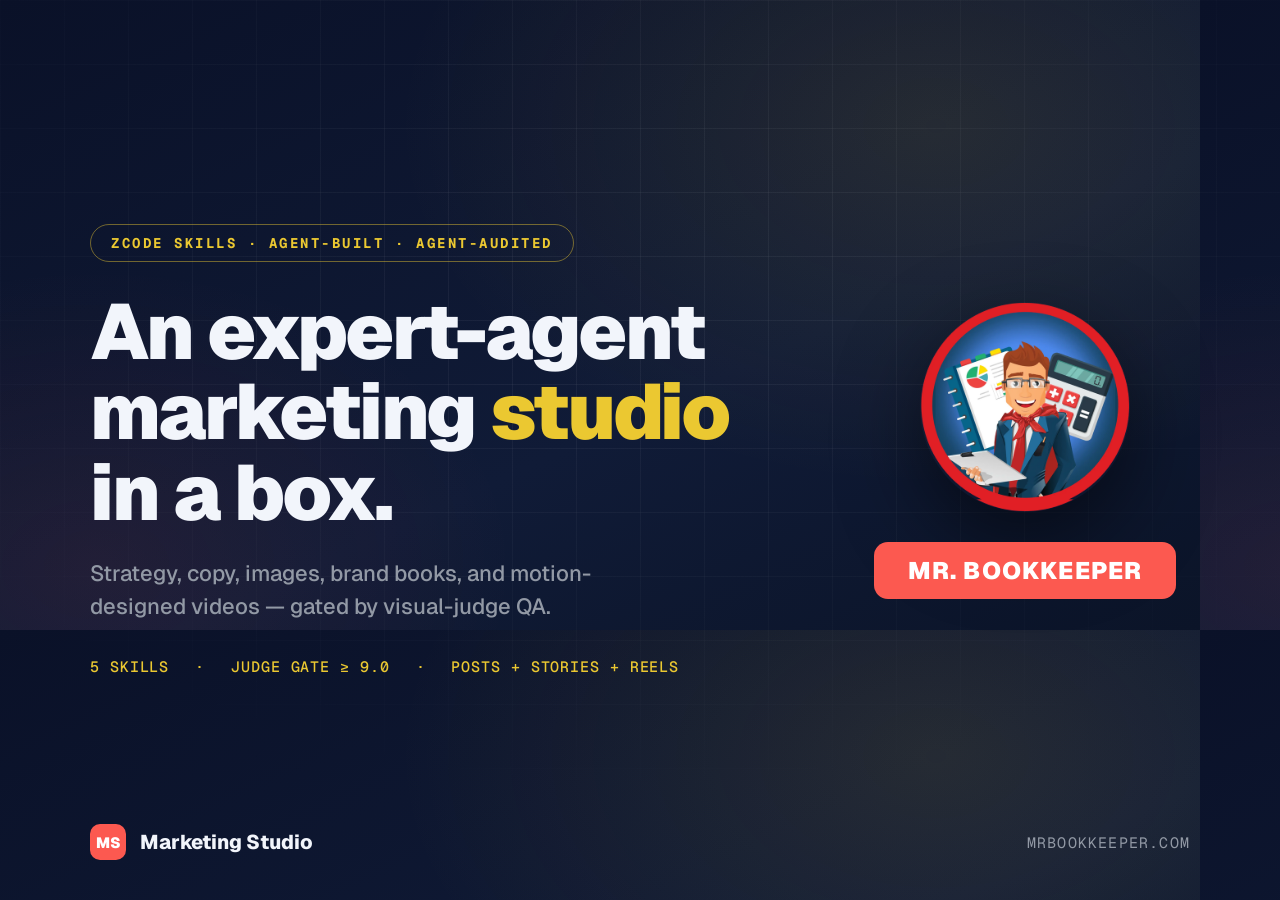
<file: docs-site/og.html>
<!doctype html>
<html lang="en">
<head>
<meta charset="utf-8" />
<link rel="preconnect" href="https://fonts.googleapis.com"><link href="https://fonts.googleapis.com/css2?family=Geist:wght@400;500;600;700;800;900&family=Geist+Mono:wght@400;500&display=swap" rel="stylesheet"><style>
* { margin:0; padding:0; box-sizing:border-box; }
html,body { width:1200px; height:630px; overflow:hidden; }
body { font-family:'Geist',-apple-system,sans-serif; -webkit-font-smoothing:antialiased; }
.deep { background:
  radial-gradient(900px 600px at 78% 20%, rgba(235,200,49,0.10), transparent 60%),
  radial-gradient(700px 500px at 8% 90%, rgba(252,89,80,0.08), transparent 60%),
  linear-gradient(155deg, #0a1128 0%, #101b37 60%, #0b1428 100%); }
.grid-bg { position:absolute; inset:0;
  background-image: linear-gradient(rgba(251,252,254,0.05) 1px, transparent 1px),
  linear-gradient(90deg, rgba(251,252,254,0.05) 1px, transparent 1px);
  background-size: 64px 64px;
  -webkit-mask-image: radial-gradient(1100px 700px at 50% 30%, #000 20%, transparent 80%); }
.wrap { position:absolute; inset:0; display:flex; align-items:center; padding:0 90px; gap:70px; }
.left { flex:1.3; }
.eyebrow { display:inline-flex; padding:9px 20px; border-radius:999px; border:1.5px solid rgba(235,200,49,0.45); color:#ebc831; font-weight:700; letter-spacing:0.18em; text-transform:uppercase; font-size:14px; font-family:'Geist Mono',monospace; }
h1 { margin-top:30px; font-size:78px; font-weight:900; line-height:1.03; letter-spacing:-0.03em; color:#f2f5fb; }
h1 .gold { color:#ebc831; }
.sub { margin-top:24px; font-size:22px; line-height:1.5; color:#9299a5; font-weight:500; max-width:560px; }
.strip { margin-top:34px; display:flex; gap:26px; font-family:'Geist Mono',monospace; font-size:15px; color:#ebc831; font-weight:500; letter-spacing:0.06em; }
.right { width:330px; display:flex; flex-direction:column; align-items:center; gap:30px; }
.emblem { width:210px; height:210px; border-radius:50%; box-shadow:0 30px 80px rgba(0,0,0,0.5); }
.lockup { background:#fc5950; color:#fff; font-weight:900; font-size:24px; letter-spacing:0.05em; padding:13px 34px; border-radius:14px; }
.bottom { position:absolute; left:90px; right:90px; bottom:40px; display:flex; justify-content:space-between; align-items:center; }
.bbrand { display:flex; align-items:center; gap:14px; color:#f2f5fb; font-weight:800; font-size:20px; }
.bbrand .bm { width:36px; height:36px; border-radius:10px; background:#fc5950; display:inline-flex; align-items:center; justify-content:center; font-weight:900; font-size:15px; color:#fff; }
.burl { font-family:'Geist Mono',monospace; font-size:15px; color:#9299a5; letter-spacing:0.08em; }
</style></head>
<body class="deep">
<div class="grid-bg"></div>
<div class="wrap">
  <div class="left">
    <div class="eyebrow">ZCode skills · agent-built · agent-audited</div>
    <h1>An expert-agent marketing <span class="gold">studio</span> in a box.</h1>
    <div class="sub">Strategy, copy, images, brand books, and motion-designed videos — gated by visual-judge QA.</div>
    <div class="strip"><span>5 SKILLS</span><span>·</span><span>JUDGE GATE ≥ 9.0</span><span>·</span><span>POSTS + STORIES + REELS</span></div>
  </div>
  <div class="right">
    <img class="emblem" src="showcase/mascot.png" alt="" />
    <div class="lockup">MR. BOOKKEEPER</div>
  </div>
</div>
<div class="bottom">
  <div class="bbrand"><span class="bm">MS</span> Marketing Studio</div>
  <div class="burl">MRBOOKKEEPER.COM</div>
</div>
</body></html>
</file>
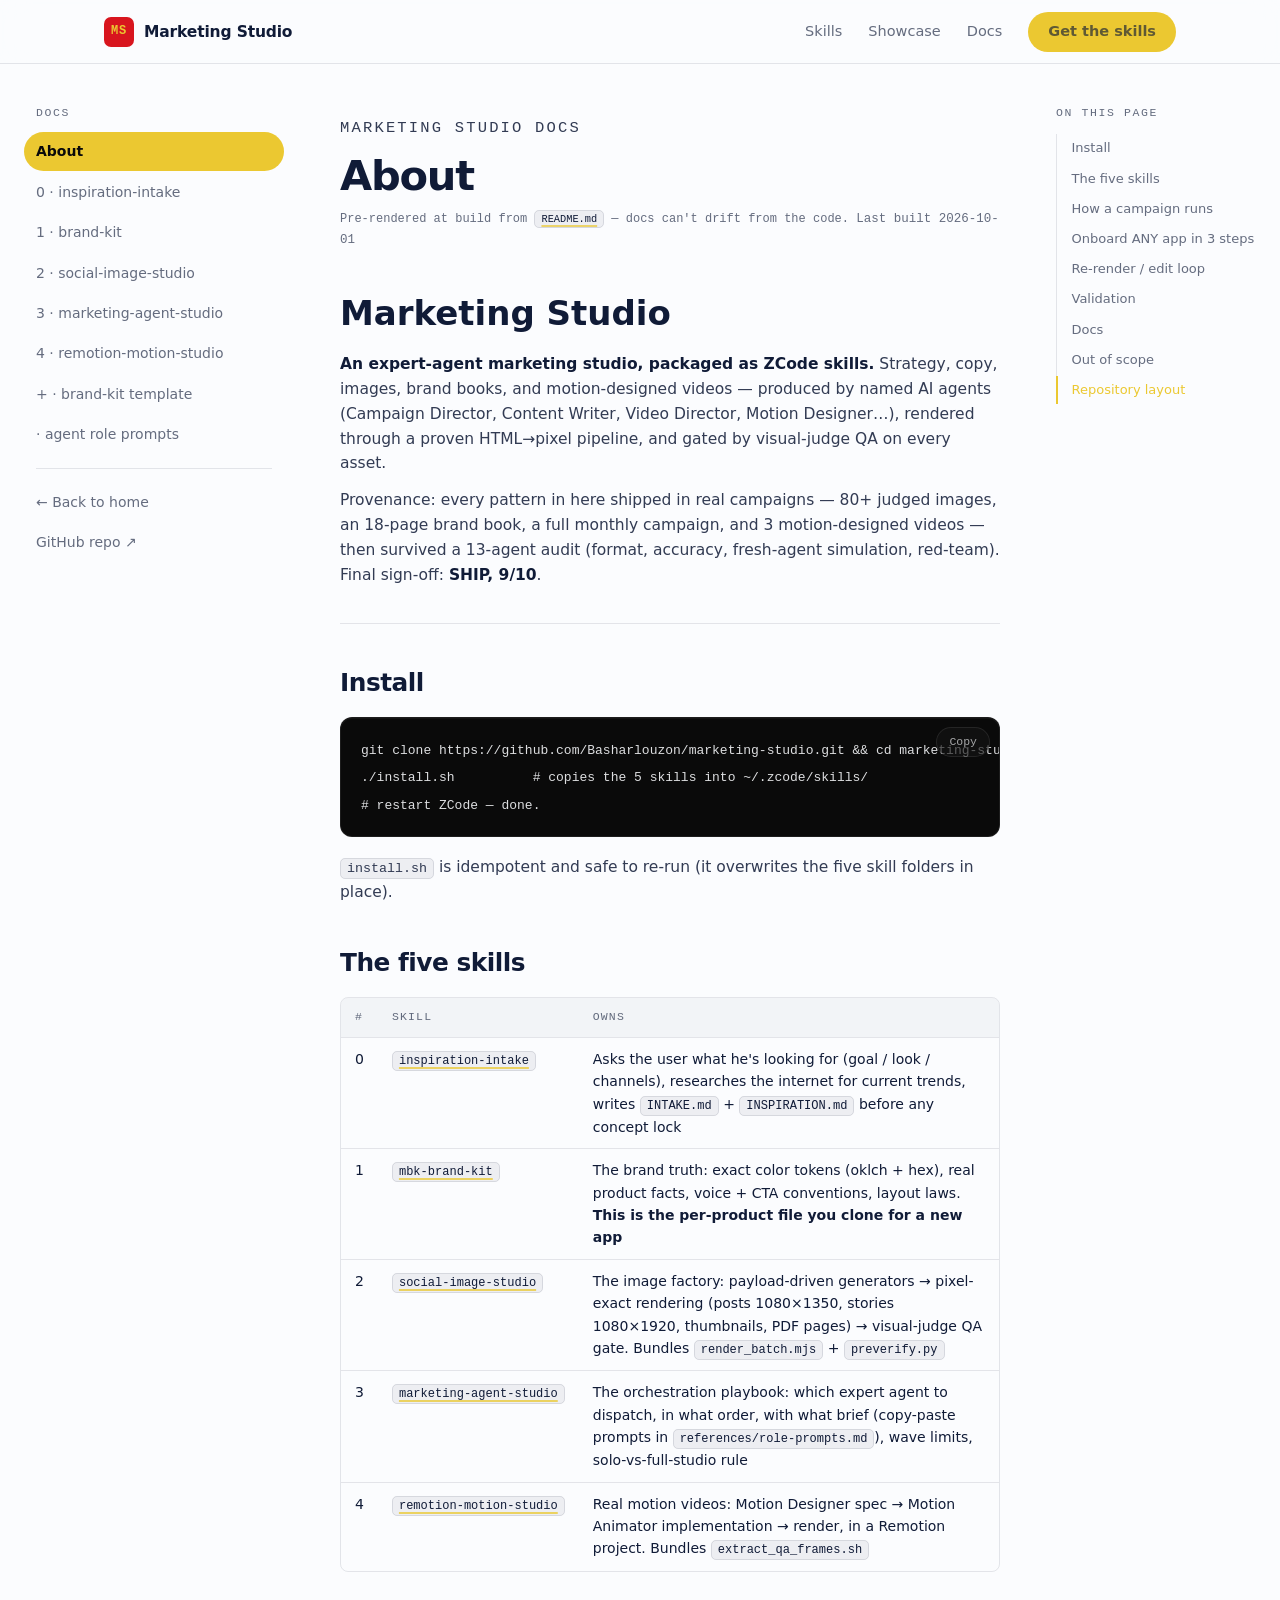
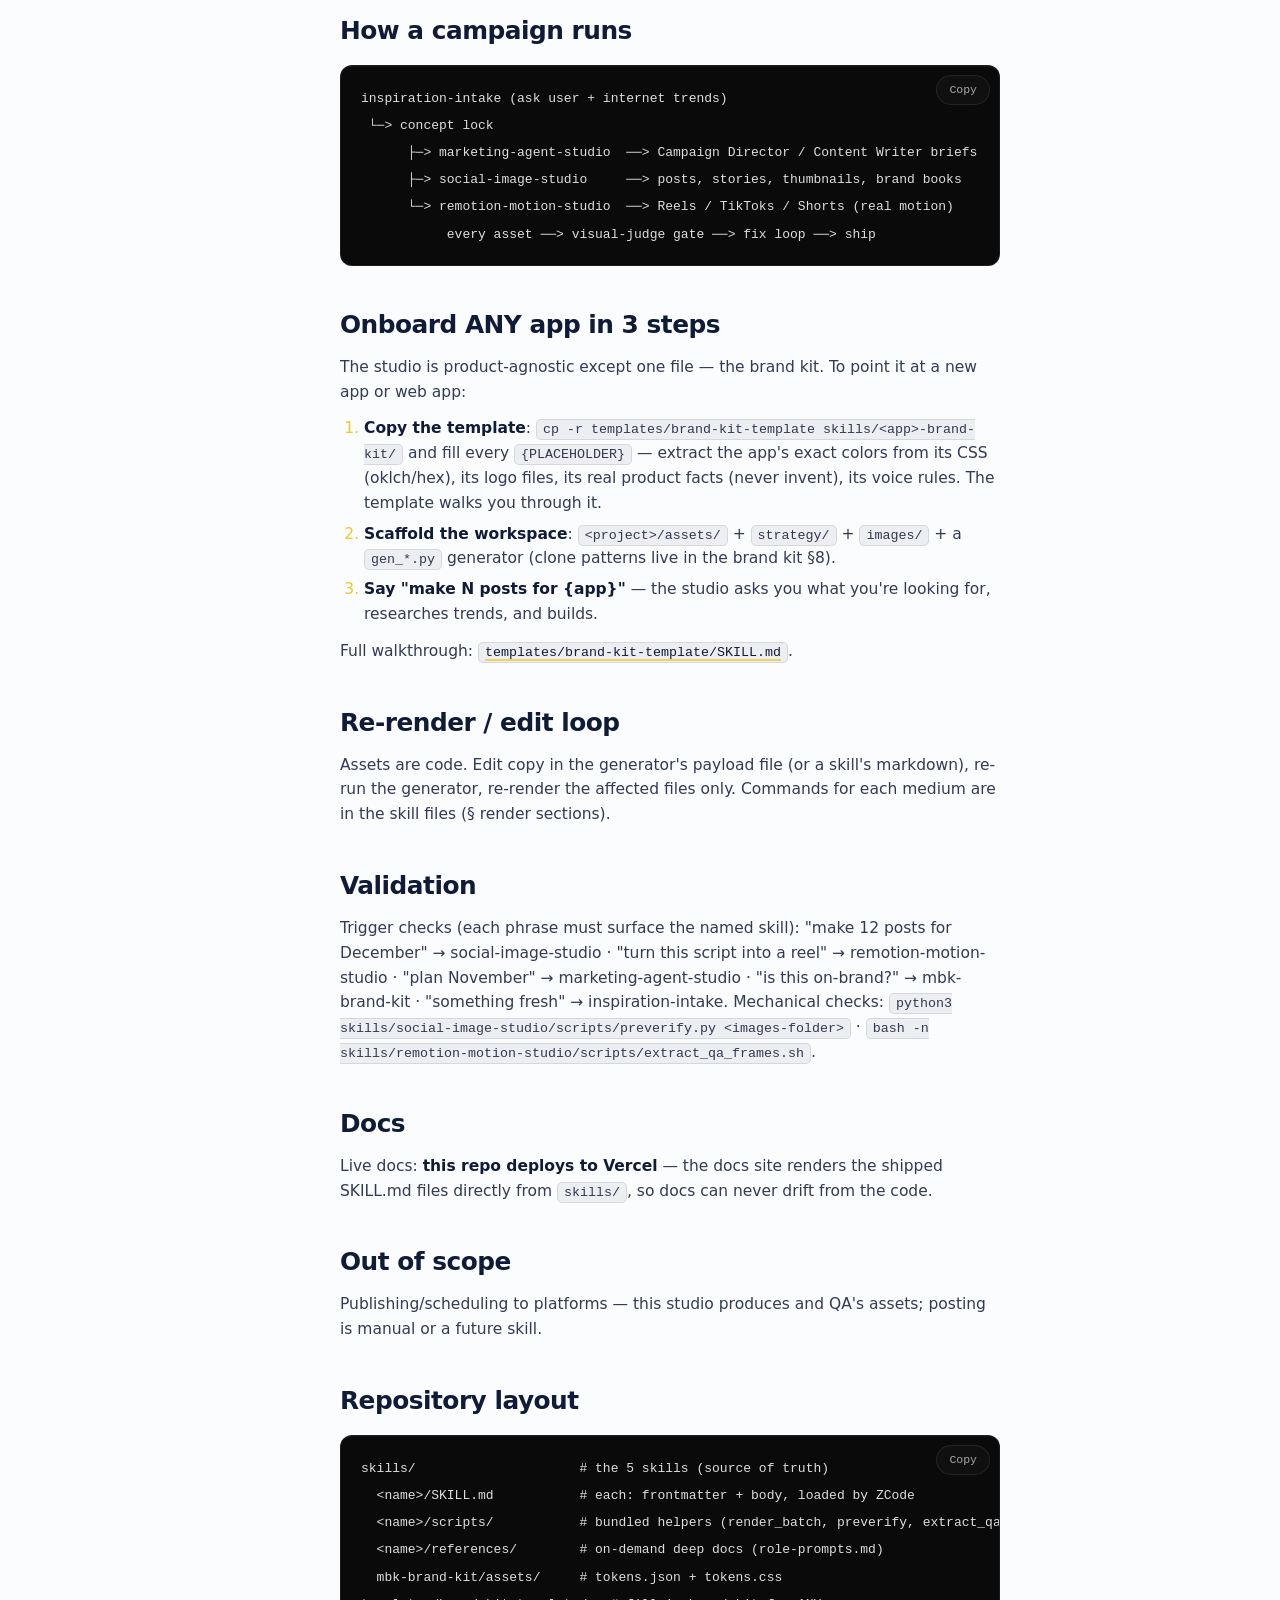
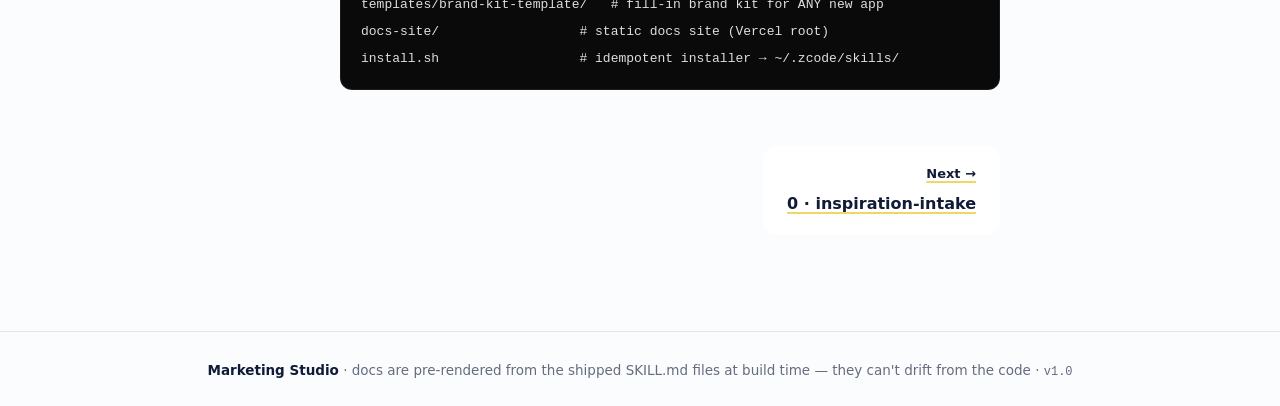
<file: docs-site/docs/about.html>
<!doctype html>
<html lang="en">
<head>
<meta charset="utf-8" />
<meta name="viewport" content="width=device-width, initial-scale=1" />
<title>About — Marketing Studio Docs</title>
<meta name="description" content="An expert-agent marketing studio, packaged as ZCode skills. Strategy, copy, images, brand books, and motion-designed videos — produced by named AI agents (Camp…" />
<meta name="theme-color" content="#fbfcfe" />
<link rel="icon" type="image/svg+xml" href="../favicon.svg" />
<meta property="og:type" content="article" />
<meta property="og:site_name" content="Marketing Studio" />
<meta property="og:image" content="https://marketing-studio-basharlouzons-projects.vercel.app/og-image.png" />
<meta property="og:url" content="https://marketing-studio-basharlouzons-projects.vercel.app/docs/about.html" />
<meta property="og:title" content="About — Marketing Studio Docs" />
<meta property="og:description" content="An expert-agent marketing studio, packaged as ZCode skills. Strategy, copy, images, brand books, and motion-designed videos — produced by named AI agents (Camp…" />
<meta name="twitter:card" content="summary" />
<meta name="twitter:title" content="About — Marketing Studio Docs" />
<meta name="twitter:description" content="An expert-agent marketing studio, packaged as ZCode skills. Strategy, copy, images, brand books, and motion-designed videos — produced by named AI agents (Camp…" />
<link rel="preconnect" href="https://fonts.googleapis.com" />
<link rel="preconnect" href="https://fonts.gstatic.com" crossorigin />
<link href="https://fonts.googleapis.com/css2?family=Geist:wght@400;500;600;700&family=Geist+Mono:wght@400;500&display=swap" rel="stylesheet" />
<link rel="stylesheet" href="../styles.css" />
</head>
<body class="docs-body">
<a class="skip" href="#doc">Skip to content</a>

<header class="nav docs-nav">
  <div class="wrap nav-inner">
    <a class="brand" href="../index.html"><span class="mark" aria-hidden="true">MS</span> Marketing Studio</a>
    <nav class="nav-links" aria-label="Primary">
      <a href="../index.html#skills">Skills</a>
      <a href="../index.html#showcase">Showcase</a>
      <a href="about.html">Docs</a>
      <a class="btn btn-gold" href="../index.html#install">Get the skills</a>
      <button class="menu-btn" id="menuBtn" type="button" aria-expanded="false" aria-controls="sidebar" aria-label="Open docs menu">
        <svg width="18" height="14" viewBox="0 0 18 14" fill="none" aria-hidden="true">
          <path d="M1 1h16M1 7h16M1 13h16" stroke="#101b37" stroke-width="1.6" stroke-linecap="round"/>
        </svg>
      </button>
    </nav>
  </div>
</header>

<button class="scrim" id="scrim" tabindex="-1" aria-hidden="true"></button>

<div class="docs-shell">
  <aside class="sidebar" id="sidebar" aria-label="Docs">
    <p class="side-label">Docs</p>
    <nav class="side-list">
      <a href="about.html" class="active" aria-current="page">About</a>
      <a href="inspiration-intake.html">0 · inspiration-intake</a>
      <a href="mbk-brand-kit.html">1 · brand-kit</a>
      <a href="social-image-studio.html">2 · social-image-studio</a>
      <a href="marketing-agent-studio.html">3 · marketing-agent-studio</a>
      <a href="remotion-motion-studio.html">4 · remotion-motion-studio</a>
      <a href="brand-kit-template.html">+ · brand-kit template</a>
      <a href="role-prompts.html">· agent role prompts</a>
    </nav>
    <div class="side-sep" role="presentation"></div>
    <nav class="side-list">
      <a href="../index.html">← Back to home</a>
      <a href="https://github.com/Basharlouzon/marketing-studio" target="_blank" rel="noopener">GitHub repo ↗</a>
    </nav>
  </aside>

  <main class="doc" id="doc">
    <header class="doc-head">
      <p class="eyebrow">Marketing Studio docs</p>
      <h1>About</h1>
      <p class="src">Pre-rendered at build from <a href="https://github.com/Basharlouzon/marketing-studio/blob/main/README.md" target="_blank" rel="noopener"><code>README.md</code></a> — docs can't drift from the code. <span class="mono">Last built 2026-10-01</span></p>
    </header>
    <h1 id="marketing-studio">Marketing Studio</h1>
<p><strong>An expert-agent marketing studio, packaged as ZCode skills.</strong> Strategy, copy, images, brand books, and motion-designed videos — produced by named AI agents (Campaign Director, Content Writer, Video Director, Motion Designer…), rendered through a proven HTML→pixel pipeline, and gated by visual-judge QA on every asset.</p>
<p>Provenance: every pattern in here shipped in real campaigns — 80+ judged images, an 18-page brand book, a full monthly campaign, and 3 motion-designed videos — then survived a 13-agent audit (format, accuracy, fresh-agent simulation, red-team). Final sign-off: <strong>SHIP, 9/10</strong>.</p>
<hr />
<h2 id="install">Install<a class="anchor" href="#install" aria-label="Link to this section">#</a></h2>
<div class="codeblock"><button class="copy-btn" type="button">Copy</button><pre><code class="language-bash">git clone https://github.com/Basharlouzon/marketing-studio.git &amp;&amp; cd marketing-studio
./install.sh          # copies the 5 skills into ~/.zcode/skills/
# restart ZCode — done.
</code></pre></div>
<p><code>install.sh</code> is idempotent and safe to re-run (it overwrites the five skill folders in place).</p>
<h2 id="the-five-skills">The five skills<a class="anchor" href="#the-five-skills" aria-label="Link to this section">#</a></h2>
<div class="table-wrap"><table>
<thead>
<tr>
<th>#</th>
<th>Skill</th>
<th>Owns</th>
</tr>
</thead>
<tbody>
<tr>
<td>0</td>
<td><a href="https://github.com/Basharlouzon/marketing-studio/blob/main/skills/inspiration-intake/SKILL.md"><code>inspiration-intake</code></a></td>
<td>Asks the user what he's looking for (goal / look / channels), researches the internet for current trends, writes <code>INTAKE.md</code> + <code>INSPIRATION.md</code> before any concept lock</td>
</tr>
<tr>
<td>1</td>
<td><a href="https://github.com/Basharlouzon/marketing-studio/blob/main/skills/mbk-brand-kit/SKILL.md"><code>mbk-brand-kit</code></a></td>
<td>The brand truth: exact color tokens (oklch + hex), real product facts, voice + CTA conventions, layout laws. <strong>This is the per-product file you clone for a new app</strong></td>
</tr>
<tr>
<td>2</td>
<td><a href="https://github.com/Basharlouzon/marketing-studio/blob/main/skills/social-image-studio/SKILL.md"><code>social-image-studio</code></a></td>
<td>The image factory: payload-driven generators → pixel-exact rendering (posts 1080×1350, stories 1080×1920, thumbnails, PDF pages) → visual-judge QA gate. Bundles <code>render_batch.mjs</code> + <code>preverify.py</code></td>
</tr>
<tr>
<td>3</td>
<td><a href="https://github.com/Basharlouzon/marketing-studio/blob/main/skills/marketing-agent-studio/SKILL.md"><code>marketing-agent-studio</code></a></td>
<td>The orchestration playbook: which expert agent to dispatch, in what order, with what brief (copy-paste prompts in <code>references/role-prompts.md</code>), wave limits, solo-vs-full-studio rule</td>
</tr>
<tr>
<td>4</td>
<td><a href="https://github.com/Basharlouzon/marketing-studio/blob/main/skills/remotion-motion-studio/SKILL.md"><code>remotion-motion-studio</code></a></td>
<td>Real motion videos: Motion Designer spec → Motion Animator implementation → render, in a Remotion project. Bundles <code>extract_qa_frames.sh</code></td>
</tr>
</tbody>
</table></div>
<h2 id="how-a-campaign-runs">How a campaign runs<a class="anchor" href="#how-a-campaign-runs" aria-label="Link to this section">#</a></h2>
<div class="codeblock"><button class="copy-btn" type="button">Copy</button><pre><code>inspiration-intake (ask user + internet trends)
 └─&gt; concept lock
      ├─&gt; marketing-agent-studio  ──&gt; Campaign Director / Content Writer briefs
      ├─&gt; social-image-studio     ──&gt; posts, stories, thumbnails, brand books
      └─&gt; remotion-motion-studio  ──&gt; Reels / TikToks / Shorts (real motion)
           every asset ──&gt; visual-judge gate ──&gt; fix loop ──&gt; ship
</code></pre></div>
<h2 id="onboard-any-app-in-3-steps">Onboard ANY app in 3 steps<a class="anchor" href="#onboard-any-app-in-3-steps" aria-label="Link to this section">#</a></h2>
<p>The studio is product-agnostic except one file — the brand kit. To point it at a new app or web app:</p>
<ol>
<li><strong>Copy the template</strong>: <code>cp -r templates/brand-kit-template skills/&lt;app&gt;-brand-kit/</code> and fill every <code>{PLACEHOLDER}</code> — extract the app's exact colors from its CSS (oklch/hex), its logo files, its real product facts (never invent), its voice rules. The template walks you through it.</li>
<li><strong>Scaffold the workspace</strong>: <code>&lt;project&gt;/assets/</code> + <code>strategy/</code> + <code>images/</code> + a <code>gen_*.py</code> generator (clone patterns live in the brand kit §8).</li>
<li><strong>Say "make N posts for {app}"</strong> — the studio asks you what you're looking for, researches trends, and builds.</li>
</ol>
<p>Full walkthrough: <a href="https://github.com/Basharlouzon/marketing-studio/blob/main/templates/brand-kit-template/SKILL.md"><code>templates/brand-kit-template/SKILL.md</code></a>.</p>
<h2 id="re-render-edit-loop">Re-render / edit loop<a class="anchor" href="#re-render-edit-loop" aria-label="Link to this section">#</a></h2>
<p>Assets are code. Edit copy in the generator's payload file (or a skill's markdown), re-run the generator, re-render the affected files only. Commands for each medium are in the skill files (§ render sections).</p>
<h2 id="validation">Validation<a class="anchor" href="#validation" aria-label="Link to this section">#</a></h2>
<p>Trigger checks (each phrase must surface the named skill): "make 12 posts for December" → social-image-studio · "turn this script into a reel" → remotion-motion-studio · "plan November" → marketing-agent-studio · "is this on-brand?" → mbk-brand-kit · "something fresh" → inspiration-intake.
Mechanical checks: <code>python3 skills/social-image-studio/scripts/preverify.py &lt;images-folder&gt;</code> · <code>bash -n skills/remotion-motion-studio/scripts/extract_qa_frames.sh</code>.</p>
<h2 id="docs">Docs<a class="anchor" href="#docs" aria-label="Link to this section">#</a></h2>
<p>Live docs: <strong>this repo deploys to Vercel</strong> — the docs site renders the shipped SKILL.md files directly from <code>skills/</code>, so docs can never drift from the code.</p>
<h2 id="out-of-scope">Out of scope<a class="anchor" href="#out-of-scope" aria-label="Link to this section">#</a></h2>
<p>Publishing/scheduling to platforms — this studio produces and QA's assets; posting is manual or a future skill.</p>
<h2 id="repository-layout">Repository layout<a class="anchor" href="#repository-layout" aria-label="Link to this section">#</a></h2>
<div class="codeblock"><button class="copy-btn" type="button">Copy</button><pre><code>skills/                     # the 5 skills (source of truth)
  &lt;name&gt;/SKILL.md           # each: frontmatter + body, loaded by ZCode
  &lt;name&gt;/scripts/           # bundled helpers (render_batch, preverify, extract_qa_frames)
  &lt;name&gt;/references/        # on-demand deep docs (role-prompts.md)
  mbk-brand-kit/assets/     # tokens.json + tokens.css
templates/brand-kit-template/   # fill-in brand kit for ANY new app
docs-site/                  # static docs site (Vercel root)
install.sh                  # idempotent installer → ~/.zcode/skills/
</code></pre></div>

    <nav class="pager" aria-label="Adjacent pages">
      <span></span>
      <a class="pager-link next" href="inspiration-intake.html"><span>Next →</span><b>0 · inspiration-intake</b></a>
    </nav>
  </main>

  <aside class="toc" aria-label="On this page">
    <p class="toc-label">On this page</p>
    <ul>
      <li><a href="#install">Install</a></li>
<li><a href="#the-five-skills">The five skills</a></li>
<li><a href="#how-a-campaign-runs">How a campaign runs</a></li>
<li><a href="#onboard-any-app-in-3-steps">Onboard ANY app in 3 steps</a></li>
<li><a href="#re-render-edit-loop">Re-render / edit loop</a></li>
<li><a href="#validation">Validation</a></li>
<li><a href="#docs">Docs</a></li>
<li><a href="#out-of-scope">Out of scope</a></li>
<li><a href="#repository-layout">Repository layout</a></li>
    </ul>
  </aside>
</div>

<footer class="docs-footer">
  <b>Marketing Studio</b> · docs are pre-rendered from the shipped SKILL.md files at build time — they can't drift from the code · <span style="font-family: var(--mono); font-size: 12px;">v1.0</span>
</footer>

<script src="../app.js"></script>
</body>
</html>
</file>
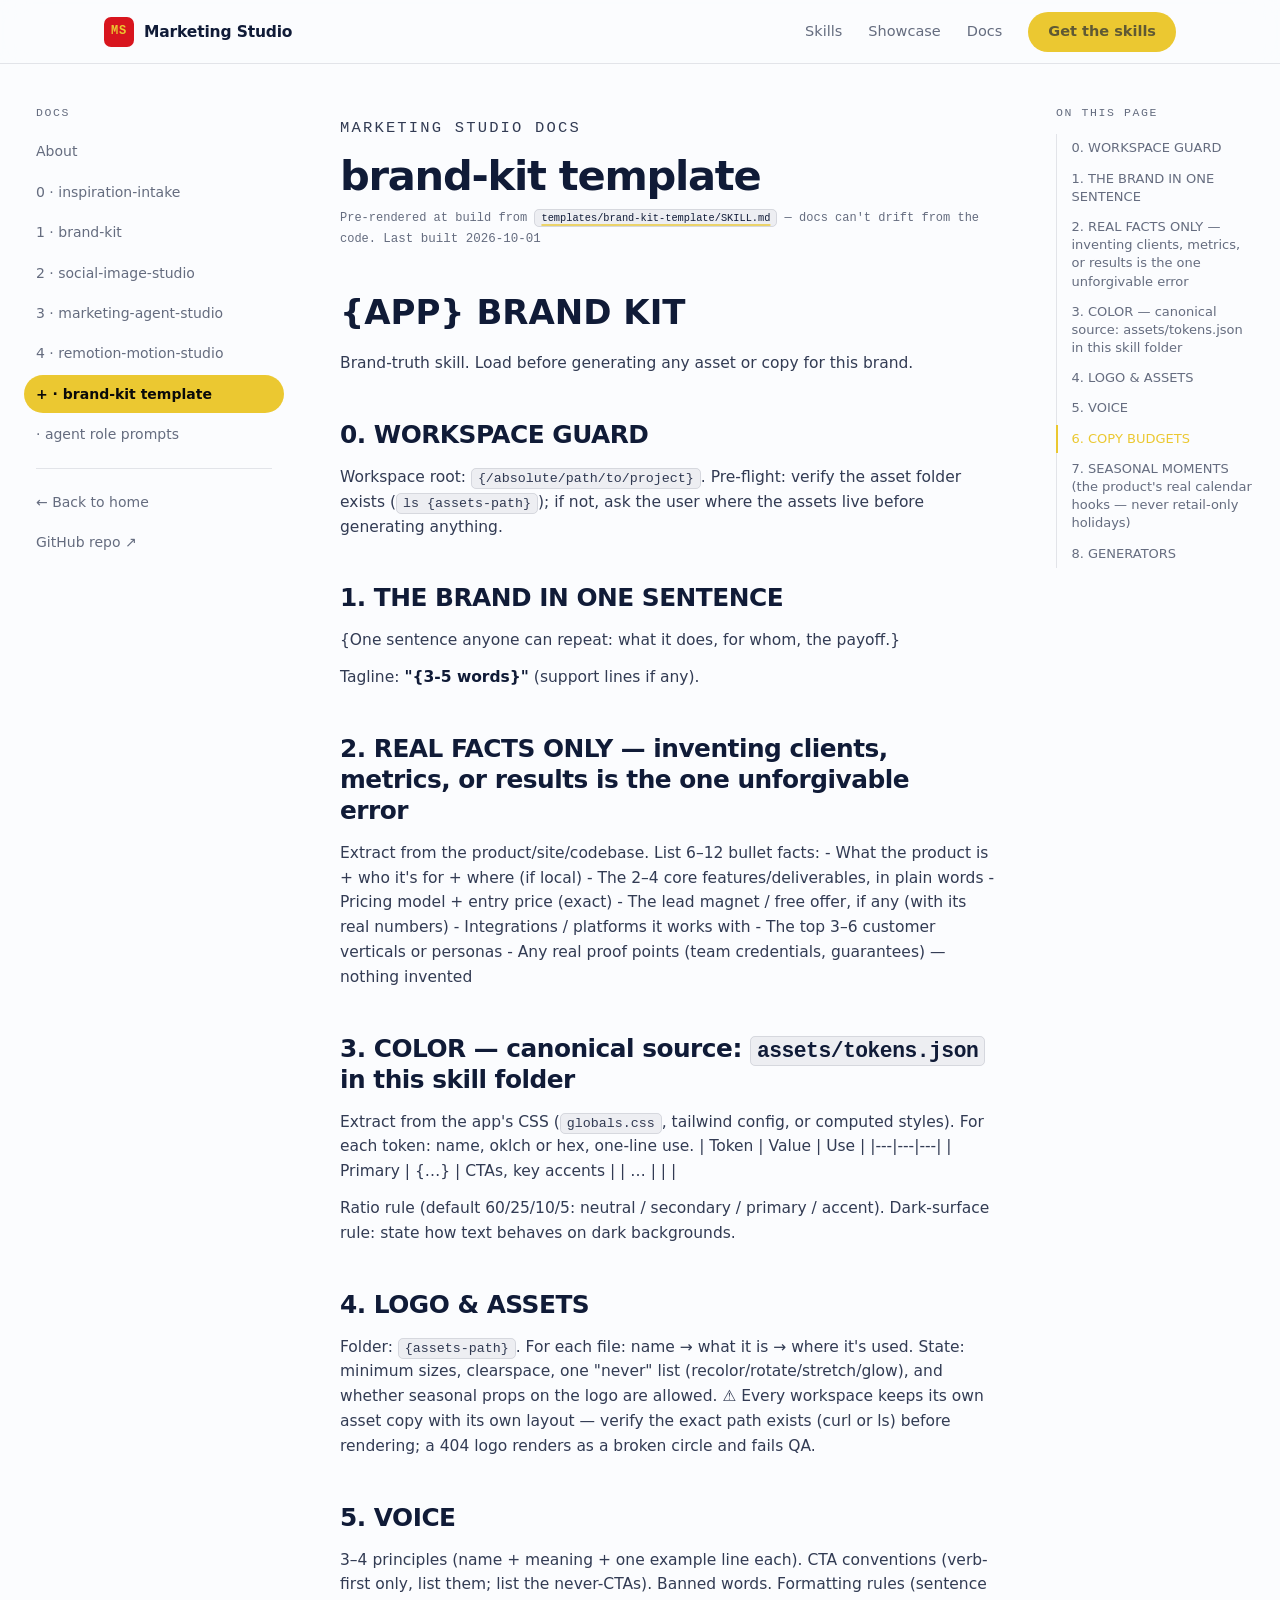
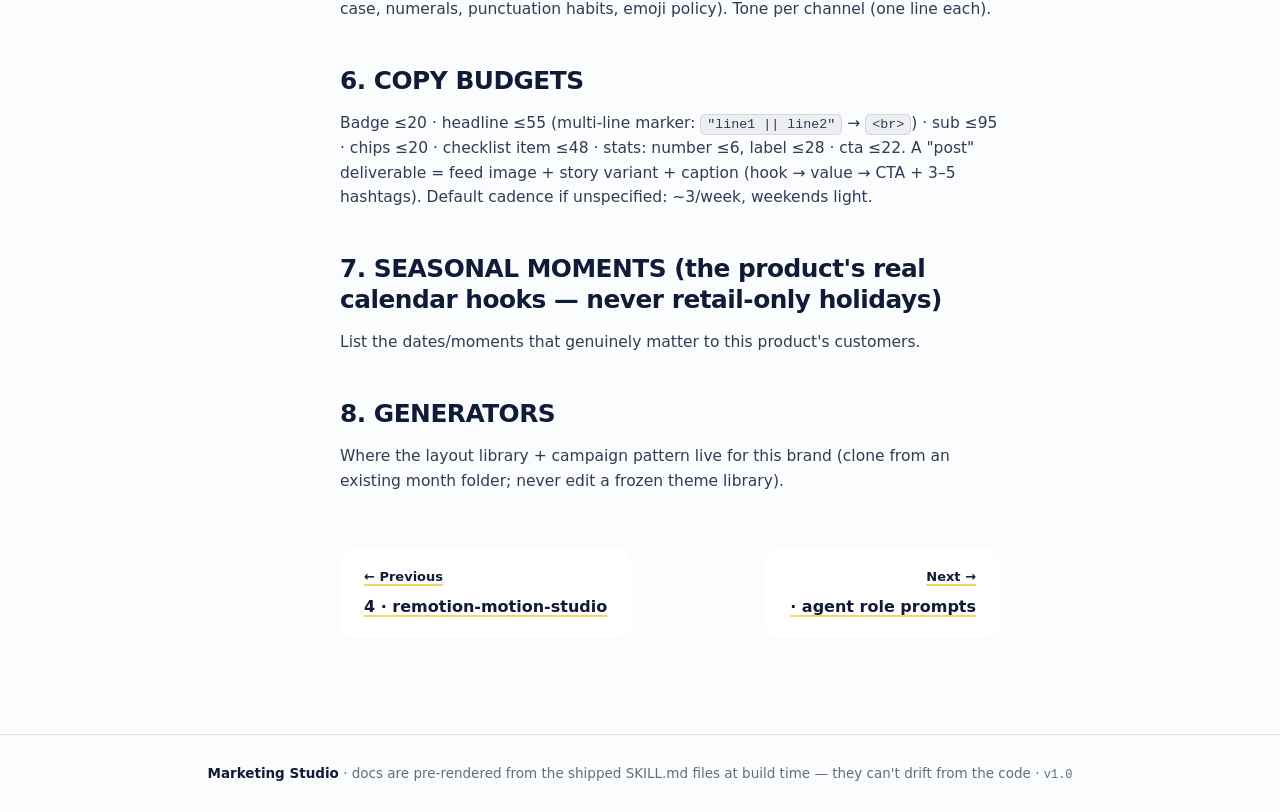
<file: docs-site/docs/brand-kit-template.html>
<!doctype html>
<html lang="en">
<head>
<meta charset="utf-8" />
<meta name="viewport" content="width=device-width, initial-scale=1" />
<title>brand-kit template — Marketing Studio Docs</title>
<meta name="description" content="Brand-truth skill. Load before generating any asset or copy for this brand." />
<meta name="theme-color" content="#fbfcfe" />
<link rel="icon" type="image/svg+xml" href="../favicon.svg" />
<meta property="og:type" content="article" />
<meta property="og:site_name" content="Marketing Studio" />
<meta property="og:image" content="https://marketing-studio-basharlouzons-projects.vercel.app/og-image.png" />
<meta property="og:url" content="https://marketing-studio-basharlouzons-projects.vercel.app/docs/brand-kit-template.html" />
<meta property="og:title" content="brand-kit template — Marketing Studio Docs" />
<meta property="og:description" content="Brand-truth skill. Load before generating any asset or copy for this brand." />
<meta name="twitter:card" content="summary" />
<meta name="twitter:title" content="brand-kit template — Marketing Studio Docs" />
<meta name="twitter:description" content="Brand-truth skill. Load before generating any asset or copy for this brand." />
<link rel="preconnect" href="https://fonts.googleapis.com" />
<link rel="preconnect" href="https://fonts.gstatic.com" crossorigin />
<link href="https://fonts.googleapis.com/css2?family=Geist:wght@400;500;600;700&family=Geist+Mono:wght@400;500&display=swap" rel="stylesheet" />
<link rel="stylesheet" href="../styles.css" />
</head>
<body class="docs-body">
<a class="skip" href="#doc">Skip to content</a>

<header class="nav docs-nav">
  <div class="wrap nav-inner">
    <a class="brand" href="../index.html"><span class="mark" aria-hidden="true">MS</span> Marketing Studio</a>
    <nav class="nav-links" aria-label="Primary">
      <a href="../index.html#skills">Skills</a>
      <a href="../index.html#showcase">Showcase</a>
      <a href="about.html">Docs</a>
      <a class="btn btn-gold" href="../index.html#install">Get the skills</a>
      <button class="menu-btn" id="menuBtn" type="button" aria-expanded="false" aria-controls="sidebar" aria-label="Open docs menu">
        <svg width="18" height="14" viewBox="0 0 18 14" fill="none" aria-hidden="true">
          <path d="M1 1h16M1 7h16M1 13h16" stroke="#101b37" stroke-width="1.6" stroke-linecap="round"/>
        </svg>
      </button>
    </nav>
  </div>
</header>

<button class="scrim" id="scrim" tabindex="-1" aria-hidden="true"></button>

<div class="docs-shell">
  <aside class="sidebar" id="sidebar" aria-label="Docs">
    <p class="side-label">Docs</p>
    <nav class="side-list">
      <a href="about.html">About</a>
      <a href="inspiration-intake.html">0 · inspiration-intake</a>
      <a href="mbk-brand-kit.html">1 · brand-kit</a>
      <a href="social-image-studio.html">2 · social-image-studio</a>
      <a href="marketing-agent-studio.html">3 · marketing-agent-studio</a>
      <a href="remotion-motion-studio.html">4 · remotion-motion-studio</a>
      <a href="brand-kit-template.html" class="active" aria-current="page">+ · brand-kit template</a>
      <a href="role-prompts.html">· agent role prompts</a>
    </nav>
    <div class="side-sep" role="presentation"></div>
    <nav class="side-list">
      <a href="../index.html">← Back to home</a>
      <a href="https://github.com/Basharlouzon/marketing-studio" target="_blank" rel="noopener">GitHub repo ↗</a>
    </nav>
  </aside>

  <main class="doc" id="doc">
    <header class="doc-head">
      <p class="eyebrow">Marketing Studio docs</p>
      <h1>brand-kit template</h1>
      <p class="src">Pre-rendered at build from <a href="https://github.com/Basharlouzon/marketing-studio/blob/main/templates/brand-kit-template/SKILL.md" target="_blank" rel="noopener"><code>templates/brand-kit-template/SKILL.md</code></a> — docs can't drift from the code. <span class="mono">Last built 2026-10-01</span></p>
    </header>
    <h1 id="app-brand-kit">{APP} BRAND KIT</h1>
<p>Brand-truth skill. Load before generating any asset or copy for this brand.</p>
<h2 id="0-workspace-guard">0. WORKSPACE GUARD<a class="anchor" href="#0-workspace-guard" aria-label="Link to this section">#</a></h2>
<p>Workspace root: <code>{/absolute/path/to/project}</code>. Pre-flight: verify the asset folder exists (<code>ls {assets-path}</code>); if not, ask the user where the assets live before generating anything.</p>
<h2 id="1-the-brand-in-one-sentence">1. THE BRAND IN ONE SENTENCE<a class="anchor" href="#1-the-brand-in-one-sentence" aria-label="Link to this section">#</a></h2>
<p>{One sentence anyone can repeat: what it does, for whom, the payoff.}</p>
<p>Tagline: <strong>"{3-5 words}"</strong> (support lines if any).</p>
<h2 id="2-real-facts-only-inventing-clients-metrics-or-results-is-the-one-unforgivable-error">2. REAL FACTS ONLY — inventing clients, metrics, or results is the one unforgivable error<a class="anchor" href="#2-real-facts-only-inventing-clients-metrics-or-results-is-the-one-unforgivable-error" aria-label="Link to this section">#</a></h2>
<p>Extract from the product/site/codebase. List 6–12 bullet facts:
- What the product is + who it's for + where (if local)
- The 2–4 core features/deliverables, in plain words
- Pricing model + entry price (exact)
- The lead magnet / free offer, if any (with its real numbers)
- Integrations / platforms it works with
- The top 3–6 customer verticals or personas
- Any real proof points (team credentials, guarantees) — nothing invented</p>
<h2 id="3-color-canonical-source-assetstokensjson-in-this-skill-folder">3. COLOR — canonical source: <code>assets/tokens.json</code> in this skill folder<a class="anchor" href="#3-color-canonical-source-assetstokensjson-in-this-skill-folder" aria-label="Link to this section">#</a></h2>
<p>Extract from the app's CSS (<code>globals.css</code>, tailwind config, or computed styles). For each token: name, oklch or hex, one-line use.
| Token | Value | Use |
|---|---|---|
| Primary | {…} | CTAs, key accents |
| … | | |</p>
<p>Ratio rule (default 60/25/10/5: neutral / secondary / primary / accent). Dark-surface rule: state how text behaves on dark backgrounds.</p>
<h2 id="4-logo-assets">4. LOGO &amp; ASSETS<a class="anchor" href="#4-logo-assets" aria-label="Link to this section">#</a></h2>
<p>Folder: <code>{assets-path}</code>. For each file: name → what it is → where it's used. State: minimum sizes, clearspace, one "never" list (recolor/rotate/stretch/glow), and whether seasonal props on the logo are allowed.
⚠️ Every workspace keeps its own asset copy with its own layout — verify the exact path exists (curl or ls) before rendering; a 404 logo renders as a broken circle and fails QA.</p>
<h2 id="5-voice">5. VOICE<a class="anchor" href="#5-voice" aria-label="Link to this section">#</a></h2>
<p>3–4 principles (name + meaning + one example line each).
CTA conventions (verb-first only, list them; list the never-CTAs).
Banned words. Formatting rules (sentence case, numerals, punctuation habits, emoji policy).
Tone per channel (one line each).</p>
<h2 id="6-copy-budgets">6. COPY BUDGETS<a class="anchor" href="#6-copy-budgets" aria-label="Link to this section">#</a></h2>
<p>Badge ≤20 · headline ≤55 (multi-line marker: <code>"line1 || line2"</code> → <code>&lt;br&gt;</code>) · sub ≤95 · chips ≤20 · checklist item ≤48 · stats: number ≤6, label ≤28 · cta ≤22.
A "post" deliverable = feed image + story variant + caption (hook → value → CTA + 3–5 hashtags). Default cadence if unspecified: ~3/week, weekends light.</p>
<h2 id="7-seasonal-moments-the-products-real-calendar-hooks-never-retail-only-holidays">7. SEASONAL MOMENTS (the product's real calendar hooks — never retail-only holidays)<a class="anchor" href="#7-seasonal-moments-the-products-real-calendar-hooks-never-retail-only-holidays" aria-label="Link to this section">#</a></h2>
<p>List the dates/moments that genuinely matter to this product's customers.</p>
<h2 id="8-generators">8. GENERATORS<a class="anchor" href="#8-generators" aria-label="Link to this section">#</a></h2>
<p>Where the layout library + campaign pattern live for this brand (clone from an existing month folder; never edit a frozen theme library).</p>

    <nav class="pager" aria-label="Adjacent pages">
      <a class="pager-link prev" href="remotion-motion-studio.html"><span>← Previous</span><b>4 · remotion-motion-studio</b></a>
      <a class="pager-link next" href="role-prompts.html"><span>Next →</span><b>· agent role prompts</b></a>
    </nav>
  </main>

  <aside class="toc" aria-label="On this page">
    <p class="toc-label">On this page</p>
    <ul>
      <li><a href="#0-workspace-guard">0. WORKSPACE GUARD</a></li>
<li><a href="#1-the-brand-in-one-sentence">1. THE BRAND IN ONE SENTENCE</a></li>
<li><a href="#2-real-facts-only-inventing-clients-metrics-or-results-is-the-one-unforgivable-error">2. REAL FACTS ONLY — inventing clients, metrics, or results is the one unforgivable error</a></li>
<li><a href="#3-color-canonical-source-assetstokensjson-in-this-skill-folder">3. COLOR — canonical source: assets/tokens.json in this skill folder</a></li>
<li><a href="#4-logo-assets">4. LOGO &amp; ASSETS</a></li>
<li><a href="#5-voice">5. VOICE</a></li>
<li><a href="#6-copy-budgets">6. COPY BUDGETS</a></li>
<li><a href="#7-seasonal-moments-the-products-real-calendar-hooks-never-retail-only-holidays">7. SEASONAL MOMENTS (the product&#x27;s real calendar hooks — never retail-only holidays)</a></li>
<li><a href="#8-generators">8. GENERATORS</a></li>
    </ul>
  </aside>
</div>

<footer class="docs-footer">
  <b>Marketing Studio</b> · docs are pre-rendered from the shipped SKILL.md files at build time — they can't drift from the code · <span style="font-family: var(--mono); font-size: 12px;">v1.0</span>
</footer>

<script src="../app.js"></script>
</body>
</html>
</file>
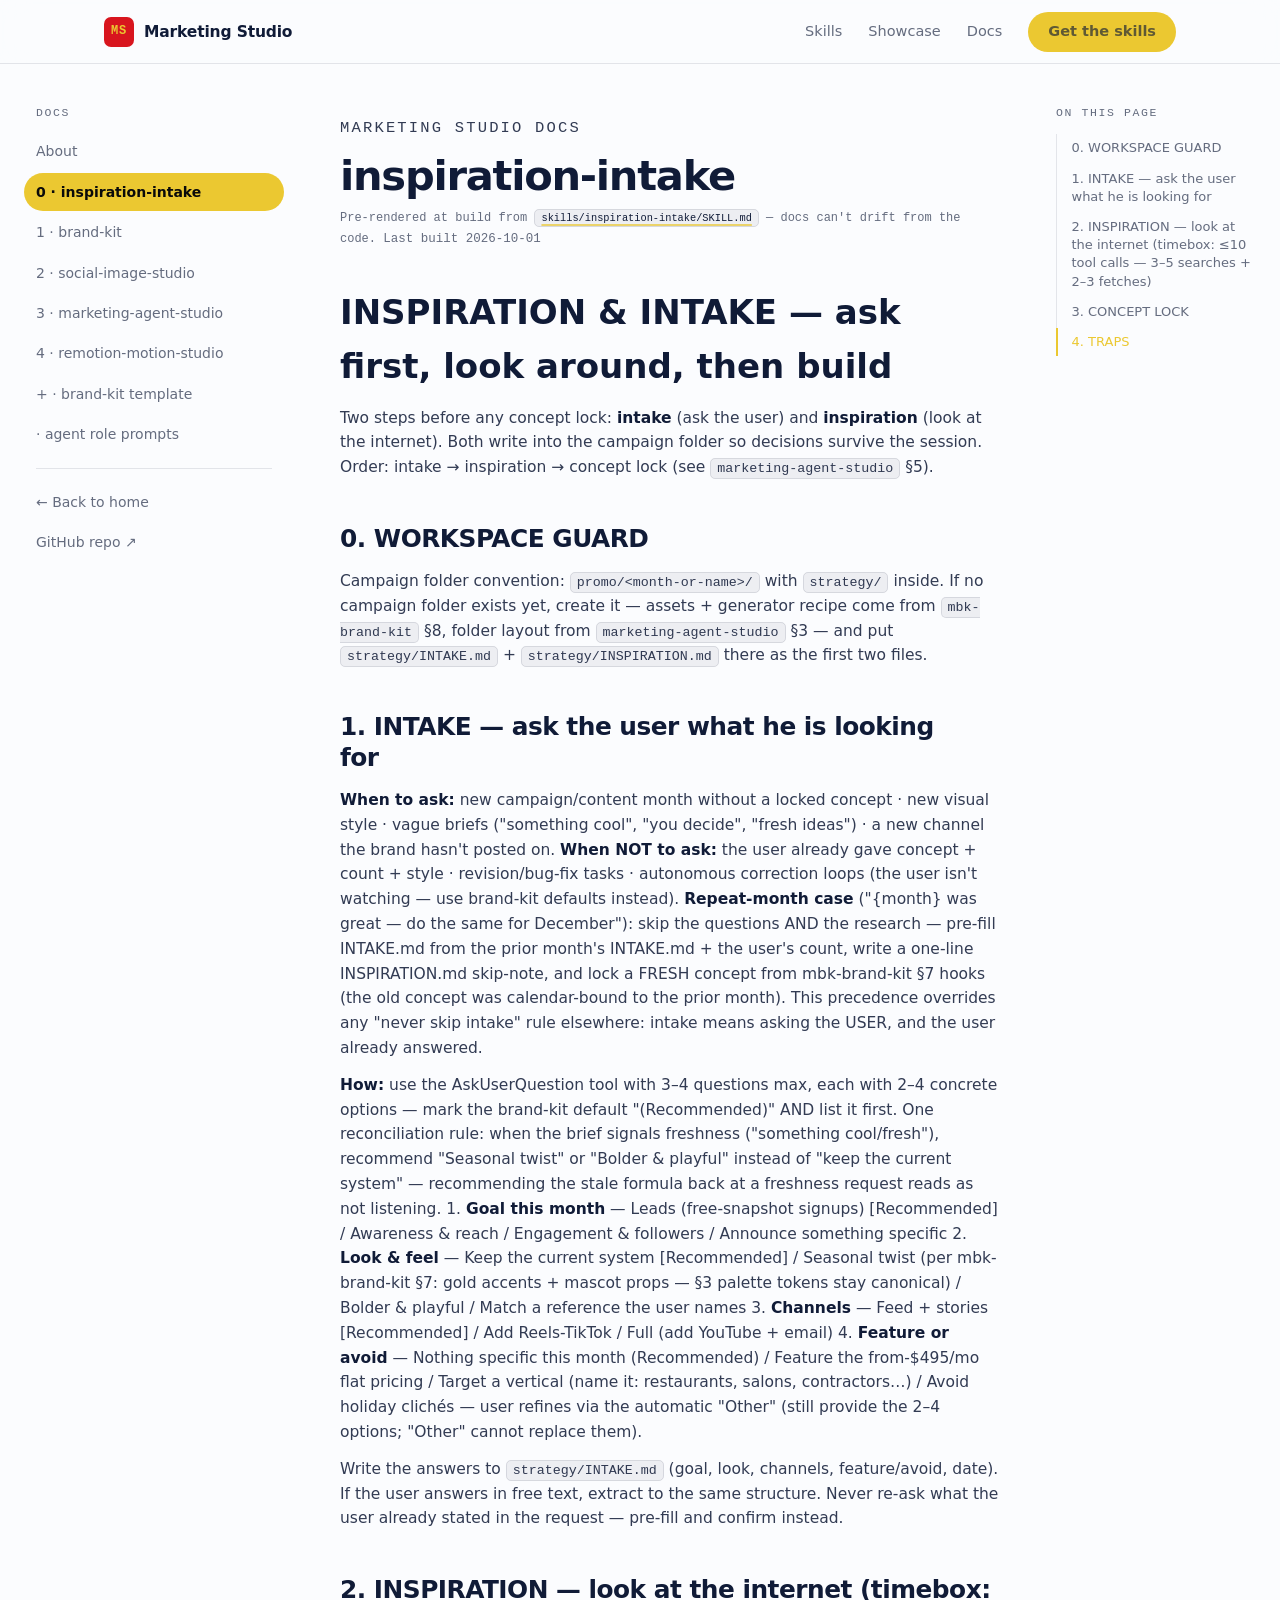
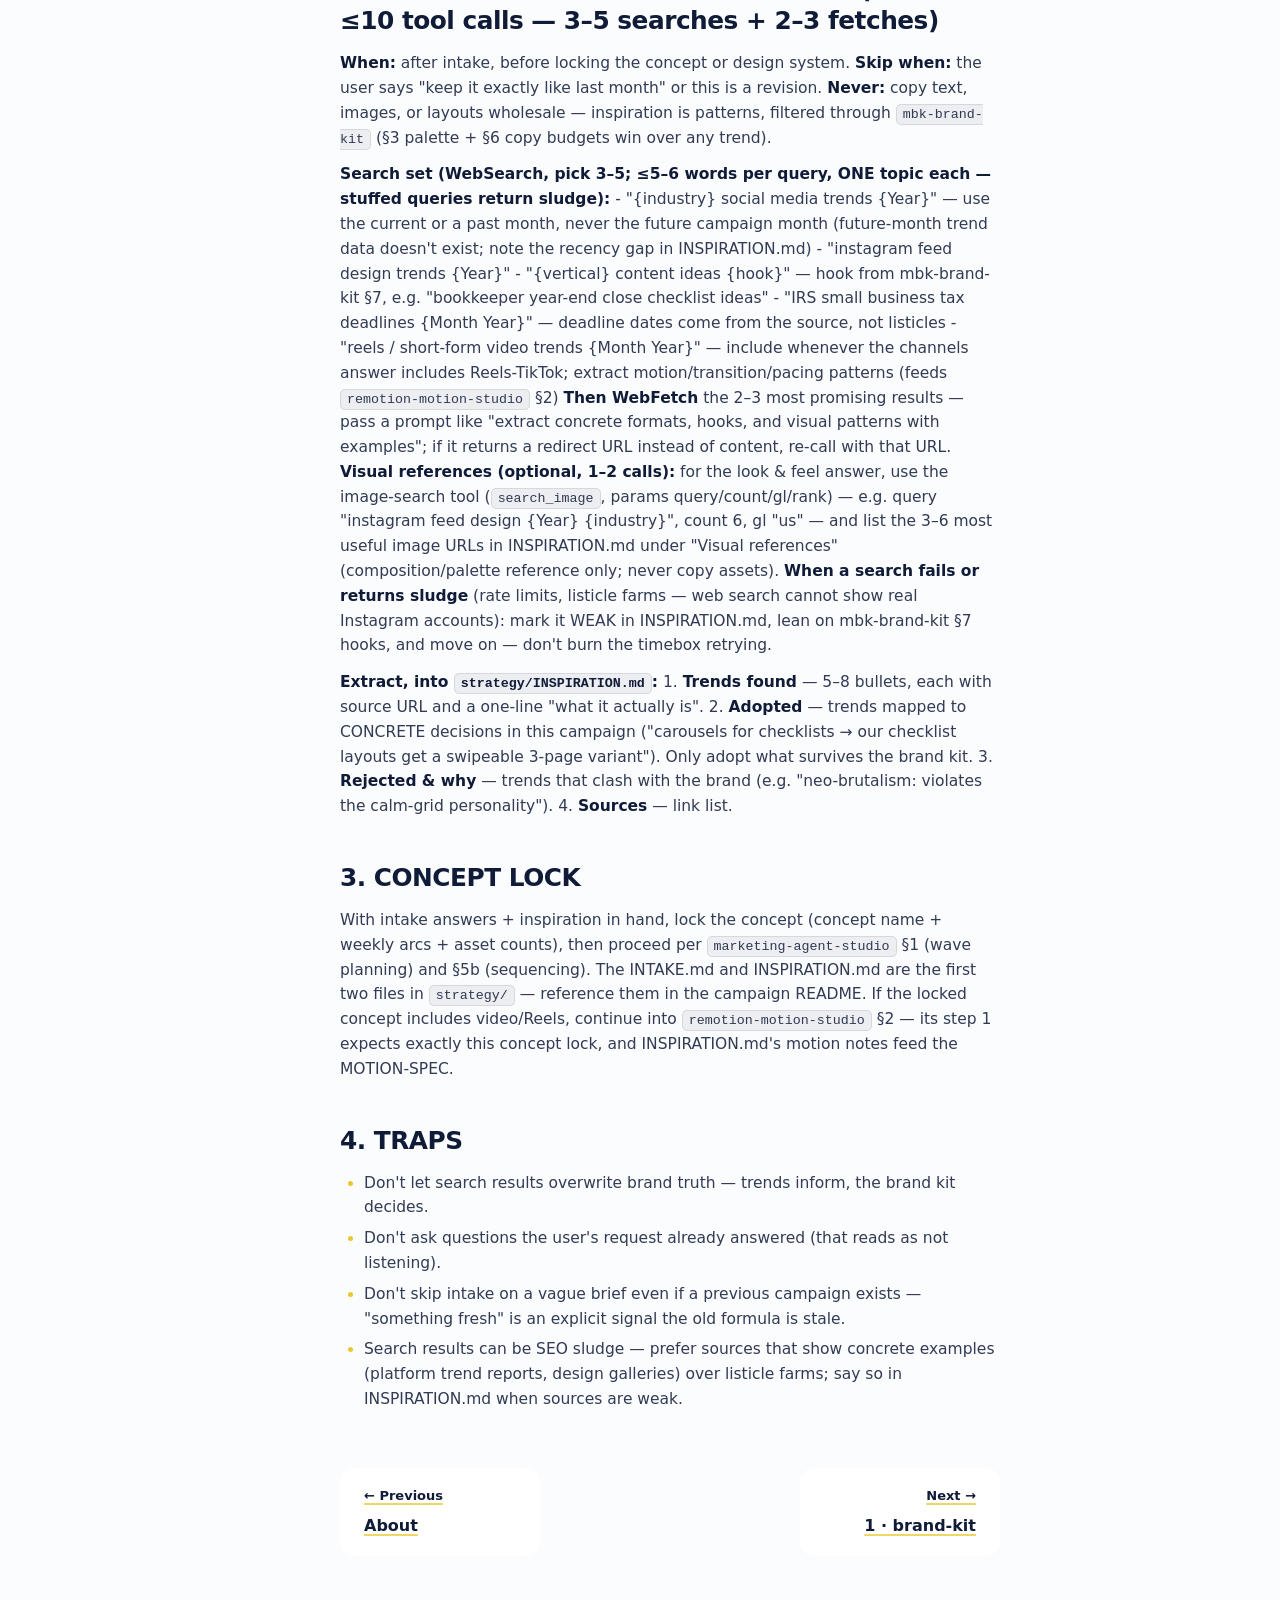
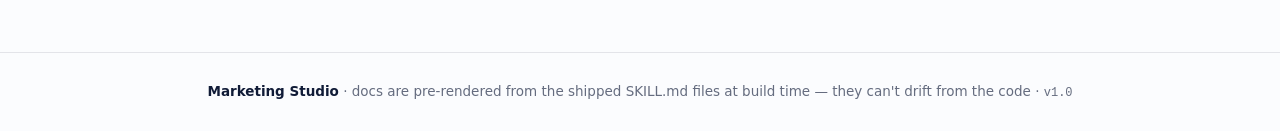
<file: docs-site/docs/inspiration-intake.html>
<!doctype html>
<html lang="en">
<head>
<meta charset="utf-8" />
<meta name="viewport" content="width=device-width, initial-scale=1" />
<title>inspiration-intake — Marketing Studio Docs</title>
<meta name="description" content="Two steps before any concept lock: intake (ask the user) and inspiration (look at the internet). Both write into the campaign folder so decisions survive the s…" />
<meta name="theme-color" content="#fbfcfe" />
<link rel="icon" type="image/svg+xml" href="../favicon.svg" />
<meta property="og:type" content="article" />
<meta property="og:site_name" content="Marketing Studio" />
<meta property="og:image" content="https://marketing-studio-basharlouzons-projects.vercel.app/og-image.png" />
<meta property="og:url" content="https://marketing-studio-basharlouzons-projects.vercel.app/docs/inspiration-intake.html" />
<meta property="og:title" content="inspiration-intake — Marketing Studio Docs" />
<meta property="og:description" content="Two steps before any concept lock: intake (ask the user) and inspiration (look at the internet). Both write into the campaign folder so decisions survive the s…" />
<meta name="twitter:card" content="summary" />
<meta name="twitter:title" content="inspiration-intake — Marketing Studio Docs" />
<meta name="twitter:description" content="Two steps before any concept lock: intake (ask the user) and inspiration (look at the internet). Both write into the campaign folder so decisions survive the s…" />
<link rel="preconnect" href="https://fonts.googleapis.com" />
<link rel="preconnect" href="https://fonts.gstatic.com" crossorigin />
<link href="https://fonts.googleapis.com/css2?family=Geist:wght@400;500;600;700&family=Geist+Mono:wght@400;500&display=swap" rel="stylesheet" />
<link rel="stylesheet" href="../styles.css" />
</head>
<body class="docs-body">
<a class="skip" href="#doc">Skip to content</a>

<header class="nav docs-nav">
  <div class="wrap nav-inner">
    <a class="brand" href="../index.html"><span class="mark" aria-hidden="true">MS</span> Marketing Studio</a>
    <nav class="nav-links" aria-label="Primary">
      <a href="../index.html#skills">Skills</a>
      <a href="../index.html#showcase">Showcase</a>
      <a href="about.html">Docs</a>
      <a class="btn btn-gold" href="../index.html#install">Get the skills</a>
      <button class="menu-btn" id="menuBtn" type="button" aria-expanded="false" aria-controls="sidebar" aria-label="Open docs menu">
        <svg width="18" height="14" viewBox="0 0 18 14" fill="none" aria-hidden="true">
          <path d="M1 1h16M1 7h16M1 13h16" stroke="#101b37" stroke-width="1.6" stroke-linecap="round"/>
        </svg>
      </button>
    </nav>
  </div>
</header>

<button class="scrim" id="scrim" tabindex="-1" aria-hidden="true"></button>

<div class="docs-shell">
  <aside class="sidebar" id="sidebar" aria-label="Docs">
    <p class="side-label">Docs</p>
    <nav class="side-list">
      <a href="about.html">About</a>
      <a href="inspiration-intake.html" class="active" aria-current="page">0 · inspiration-intake</a>
      <a href="mbk-brand-kit.html">1 · brand-kit</a>
      <a href="social-image-studio.html">2 · social-image-studio</a>
      <a href="marketing-agent-studio.html">3 · marketing-agent-studio</a>
      <a href="remotion-motion-studio.html">4 · remotion-motion-studio</a>
      <a href="brand-kit-template.html">+ · brand-kit template</a>
      <a href="role-prompts.html">· agent role prompts</a>
    </nav>
    <div class="side-sep" role="presentation"></div>
    <nav class="side-list">
      <a href="../index.html">← Back to home</a>
      <a href="https://github.com/Basharlouzon/marketing-studio" target="_blank" rel="noopener">GitHub repo ↗</a>
    </nav>
  </aside>

  <main class="doc" id="doc">
    <header class="doc-head">
      <p class="eyebrow">Marketing Studio docs</p>
      <h1>inspiration-intake</h1>
      <p class="src">Pre-rendered at build from <a href="https://github.com/Basharlouzon/marketing-studio/blob/main/skills/inspiration-intake/SKILL.md" target="_blank" rel="noopener"><code>skills/inspiration-intake/SKILL.md</code></a> — docs can't drift from the code. <span class="mono">Last built 2026-10-01</span></p>
    </header>
    <h1 id="inspiration-intake-ask-first-look-around-then-build">INSPIRATION &amp; INTAKE — ask first, look around, then build</h1>
<p>Two steps before any concept lock: <strong>intake</strong> (ask the user) and <strong>inspiration</strong> (look at the internet). Both write into the campaign folder so decisions survive the session. Order: intake → inspiration → concept lock (see <code>marketing-agent-studio</code> §5).</p>
<h2 id="0-workspace-guard">0. WORKSPACE GUARD<a class="anchor" href="#0-workspace-guard" aria-label="Link to this section">#</a></h2>
<p>Campaign folder convention: <code>promo/&lt;month-or-name&gt;/</code> with <code>strategy/</code> inside. If no campaign folder exists yet, create it — assets + generator recipe come from <code>mbk-brand-kit</code> §8, folder layout from <code>marketing-agent-studio</code> §3 — and put <code>strategy/INTAKE.md</code> + <code>strategy/INSPIRATION.md</code> there as the first two files.</p>
<h2 id="1-intake-ask-the-user-what-he-is-looking-for">1. INTAKE — ask the user what he is looking for<a class="anchor" href="#1-intake-ask-the-user-what-he-is-looking-for" aria-label="Link to this section">#</a></h2>
<p><strong>When to ask:</strong> new campaign/content month without a locked concept · new visual style · vague briefs ("something cool", "you decide", "fresh ideas") · a new channel the brand hasn't posted on.
<strong>When NOT to ask:</strong> the user already gave concept + count + style · revision/bug-fix tasks · autonomous correction loops (the user isn't watching — use brand-kit defaults instead). <strong>Repeat-month case</strong> ("{month} was great — do the same for December"): skip the questions AND the research — pre-fill INTAKE.md from the prior month's INTAKE.md + the user's count, write a one-line INSPIRATION.md skip-note, and lock a FRESH concept from mbk-brand-kit §7 hooks (the old concept was calendar-bound to the prior month). This precedence overrides any "never skip intake" rule elsewhere: intake means asking the USER, and the user already answered.</p>
<p><strong>How:</strong> use the AskUserQuestion tool with 3–4 questions max, each with 2–4 concrete options — mark the brand-kit default "(Recommended)" AND list it first. One reconciliation rule: when the brief signals freshness ("something cool/fresh"), recommend "Seasonal twist" or "Bolder &amp; playful" instead of "keep the current system" — recommending the stale formula back at a freshness request reads as not listening.
1. <strong>Goal this month</strong> — Leads (free-snapshot signups) [Recommended] / Awareness &amp; reach / Engagement &amp; followers / Announce something specific
2. <strong>Look &amp; feel</strong> — Keep the current system [Recommended] / Seasonal twist (per mbk-brand-kit §7: gold accents + mascot props — §3 palette tokens stay canonical) / Bolder &amp; playful / Match a reference the user names
3. <strong>Channels</strong> — Feed + stories [Recommended] / Add Reels-TikTok / Full (add YouTube + email)
4. <strong>Feature or avoid</strong> — Nothing specific this month (Recommended) / Feature the from-$495/mo flat pricing / Target a vertical (name it: restaurants, salons, contractors…) / Avoid holiday clichés — user refines via the automatic "Other" (still provide the 2–4 options; "Other" cannot replace them).</p>
<p>Write the answers to <code>strategy/INTAKE.md</code> (goal, look, channels, feature/avoid, date). If the user answers in free text, extract to the same structure. Never re-ask what the user already stated in the request — pre-fill and confirm instead.</p>
<h2 id="2-inspiration-look-at-the-internet-timebox-10-tool-calls-35-searches-23-fetches">2. INSPIRATION — look at the internet (timebox: ≤10 tool calls — 3–5 searches + 2–3 fetches)<a class="anchor" href="#2-inspiration-look-at-the-internet-timebox-10-tool-calls-35-searches-23-fetches" aria-label="Link to this section">#</a></h2>
<p><strong>When:</strong> after intake, before locking the concept or design system. <strong>Skip when:</strong> the user says "keep it exactly like last month" or this is a revision.
<strong>Never:</strong> copy text, images, or layouts wholesale — inspiration is patterns, filtered through <code>mbk-brand-kit</code> (§3 palette + §6 copy budgets win over any trend).</p>
<p><strong>Search set (WebSearch, pick 3–5; ≤5–6 words per query, ONE topic each — stuffed queries return sludge):</strong>
- "{industry} social media trends {Year}" — use the current or a past month, never the future campaign month (future-month trend data doesn't exist; note the recency gap in INSPIRATION.md)
- "instagram feed design trends {Year}"
- "{vertical} content ideas {hook}" — hook from mbk-brand-kit §7, e.g. "bookkeeper year-end close checklist ideas"
- "IRS small business tax deadlines {Month Year}" — deadline dates come from the source, not listicles
- "reels / short-form video trends {Month Year}" — include whenever the channels answer includes Reels-TikTok; extract motion/transition/pacing patterns (feeds <code>remotion-motion-studio</code> §2)
<strong>Then WebFetch</strong> the 2–3 most promising results — pass a prompt like "extract concrete formats, hooks, and visual patterns with examples"; if it returns a redirect URL instead of content, re-call with that URL.
<strong>Visual references (optional, 1–2 calls):</strong> for the look &amp; feel answer, use the image-search tool (<code>search_image</code>, params query/count/gl/rank) — e.g. query "instagram feed design {Year} {industry}", count 6, gl "us" — and list the 3–6 most useful image URLs in INSPIRATION.md under "Visual references" (composition/palette reference only; never copy assets).
<strong>When a search fails or returns sludge</strong> (rate limits, listicle farms — web search cannot show real Instagram accounts): mark it WEAK in INSPIRATION.md, lean on mbk-brand-kit §7 hooks, and move on — don't burn the timebox retrying.</p>
<p><strong>Extract, into <code>strategy/INSPIRATION.md</code>:</strong>
1. <strong>Trends found</strong> — 5–8 bullets, each with source URL and a one-line "what it actually is".
2. <strong>Adopted</strong> — trends mapped to CONCRETE decisions in this campaign ("carousels for checklists → our checklist layouts get a swipeable 3-page variant"). Only adopt what survives the brand kit.
3. <strong>Rejected &amp; why</strong> — trends that clash with the brand (e.g. "neo-brutalism: violates the calm-grid personality").
4. <strong>Sources</strong> — link list.</p>
<h2 id="3-concept-lock">3. CONCEPT LOCK<a class="anchor" href="#3-concept-lock" aria-label="Link to this section">#</a></h2>
<p>With intake answers + inspiration in hand, lock the concept (concept name + weekly arcs + asset counts), then proceed per <code>marketing-agent-studio</code> §1 (wave planning) and §5b (sequencing). The INTAKE.md and INSPIRATION.md are the first two files in <code>strategy/</code> — reference them in the campaign README. If the locked concept includes video/Reels, continue into <code>remotion-motion-studio</code> §2 — its step 1 expects exactly this concept lock, and INSPIRATION.md's motion notes feed the MOTION-SPEC.</p>
<h2 id="4-traps">4. TRAPS<a class="anchor" href="#4-traps" aria-label="Link to this section">#</a></h2>
<ul>
<li>Don't let search results overwrite brand truth — trends inform, the brand kit decides.</li>
<li>Don't ask questions the user's request already answered (that reads as not listening).</li>
<li>Don't skip intake on a vague brief even if a previous campaign exists — "something fresh" is an explicit signal the old formula is stale.</li>
<li>Search results can be SEO sludge — prefer sources that show concrete examples (platform trend reports, design galleries) over listicle farms; say so in INSPIRATION.md when sources are weak.</li>
</ul>

    <nav class="pager" aria-label="Adjacent pages">
      <a class="pager-link prev" href="about.html"><span>← Previous</span><b>About</b></a>
      <a class="pager-link next" href="mbk-brand-kit.html"><span>Next →</span><b>1 · brand-kit</b></a>
    </nav>
  </main>

  <aside class="toc" aria-label="On this page">
    <p class="toc-label">On this page</p>
    <ul>
      <li><a href="#0-workspace-guard">0. WORKSPACE GUARD</a></li>
<li><a href="#1-intake-ask-the-user-what-he-is-looking-for">1. INTAKE — ask the user what he is looking for</a></li>
<li><a href="#2-inspiration-look-at-the-internet-timebox-10-tool-calls-35-searches-23-fetches">2. INSPIRATION — look at the internet (timebox: ≤10 tool calls — 3–5 searches + 2–3 fetches)</a></li>
<li><a href="#3-concept-lock">3. CONCEPT LOCK</a></li>
<li><a href="#4-traps">4. TRAPS</a></li>
    </ul>
  </aside>
</div>

<footer class="docs-footer">
  <b>Marketing Studio</b> · docs are pre-rendered from the shipped SKILL.md files at build time — they can't drift from the code · <span style="font-family: var(--mono); font-size: 12px;">v1.0</span>
</footer>

<script src="../app.js"></script>
</body>
</html>
</file>
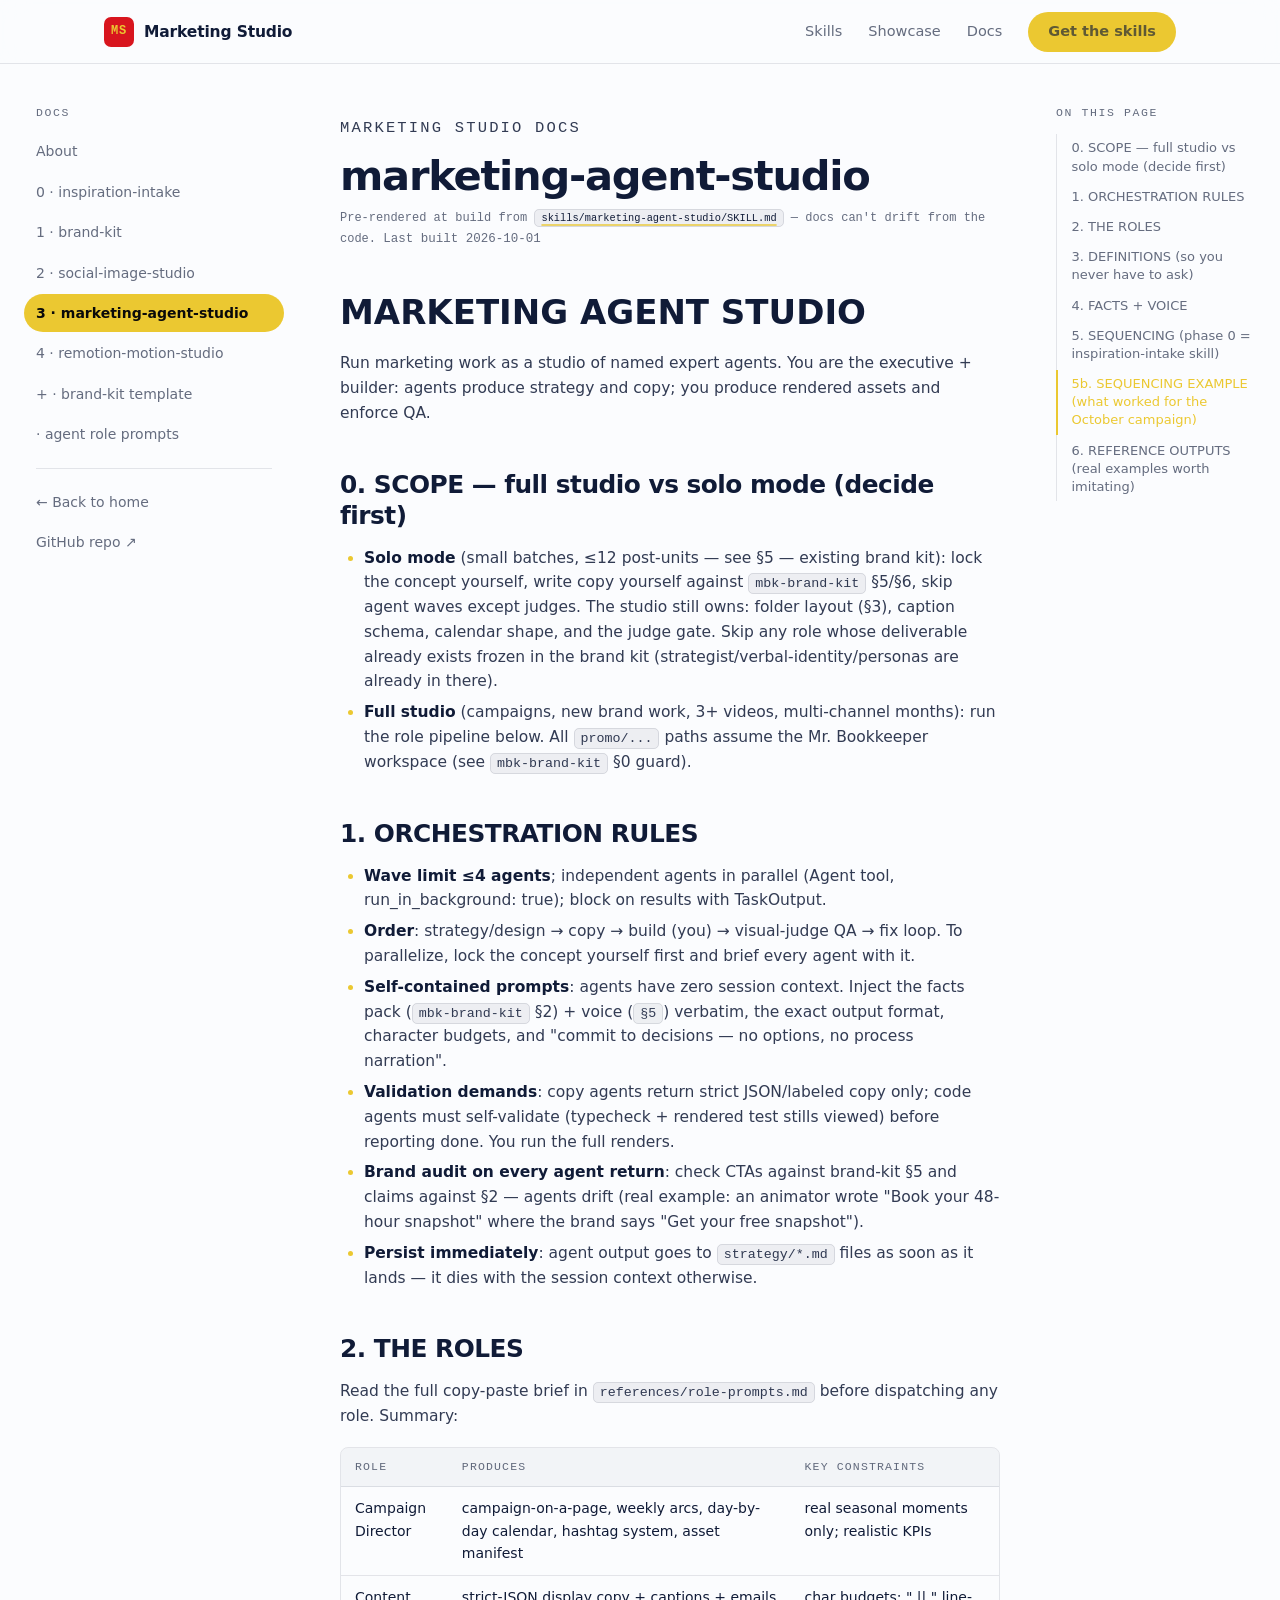
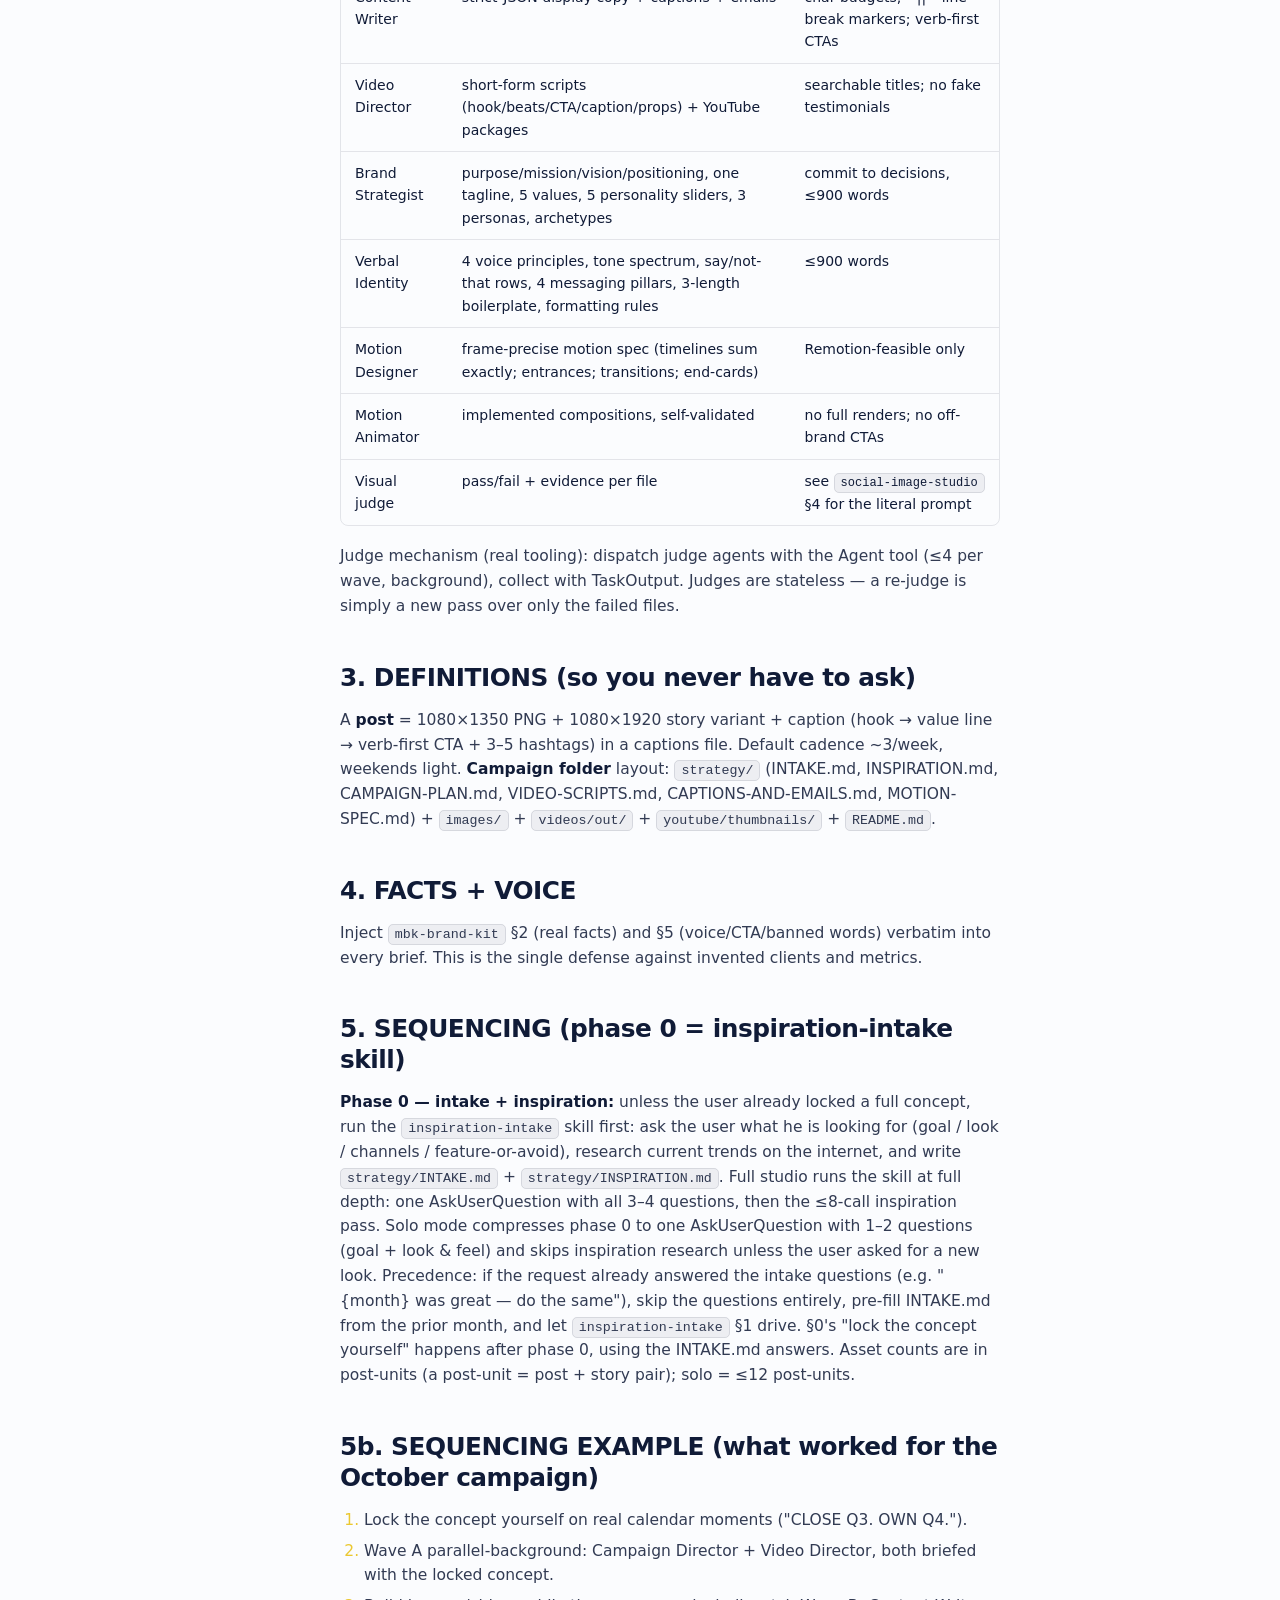
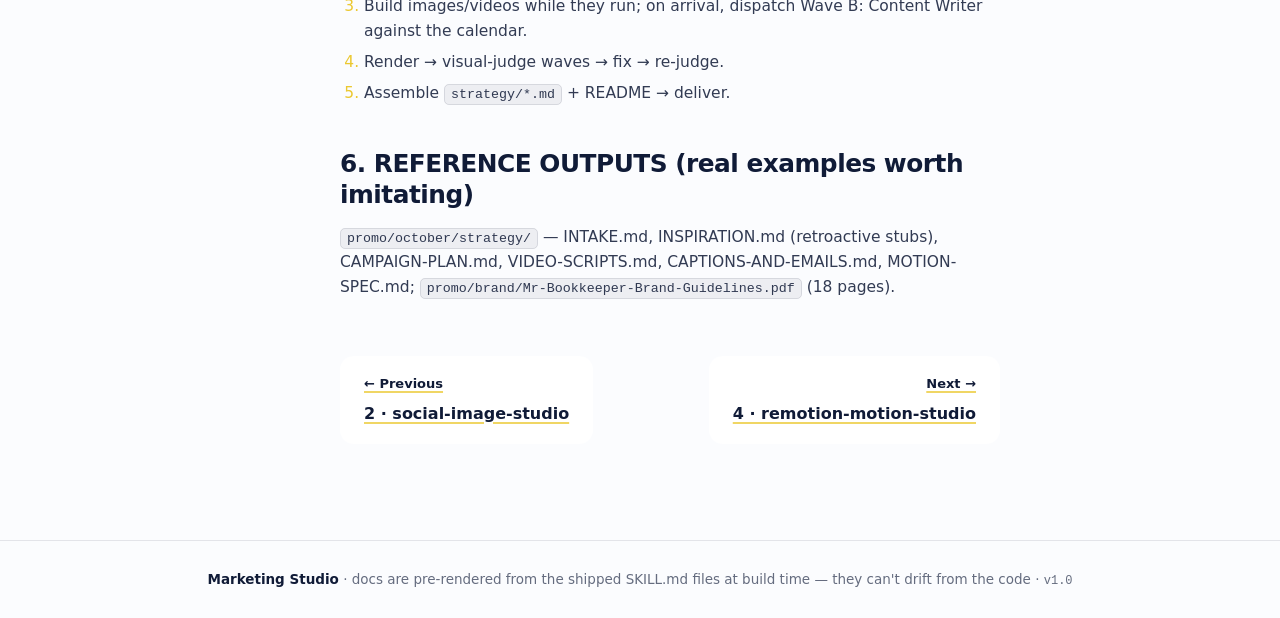
<file: docs-site/docs/marketing-agent-studio.html>
<!doctype html>
<html lang="en">
<head>
<meta charset="utf-8" />
<meta name="viewport" content="width=device-width, initial-scale=1" />
<title>marketing-agent-studio — Marketing Studio Docs</title>
<meta name="description" content="Run marketing work as a studio of named expert agents. You are the executive + builder: agents produce strategy and copy; you produce rendered assets and enfor…" />
<meta name="theme-color" content="#fbfcfe" />
<link rel="icon" type="image/svg+xml" href="../favicon.svg" />
<meta property="og:type" content="article" />
<meta property="og:site_name" content="Marketing Studio" />
<meta property="og:image" content="https://marketing-studio-basharlouzons-projects.vercel.app/og-image.png" />
<meta property="og:url" content="https://marketing-studio-basharlouzons-projects.vercel.app/docs/marketing-agent-studio.html" />
<meta property="og:title" content="marketing-agent-studio — Marketing Studio Docs" />
<meta property="og:description" content="Run marketing work as a studio of named expert agents. You are the executive + builder: agents produce strategy and copy; you produce rendered assets and enfor…" />
<meta name="twitter:card" content="summary" />
<meta name="twitter:title" content="marketing-agent-studio — Marketing Studio Docs" />
<meta name="twitter:description" content="Run marketing work as a studio of named expert agents. You are the executive + builder: agents produce strategy and copy; you produce rendered assets and enfor…" />
<link rel="preconnect" href="https://fonts.googleapis.com" />
<link rel="preconnect" href="https://fonts.gstatic.com" crossorigin />
<link href="https://fonts.googleapis.com/css2?family=Geist:wght@400;500;600;700&family=Geist+Mono:wght@400;500&display=swap" rel="stylesheet" />
<link rel="stylesheet" href="../styles.css" />
</head>
<body class="docs-body">
<a class="skip" href="#doc">Skip to content</a>

<header class="nav docs-nav">
  <div class="wrap nav-inner">
    <a class="brand" href="../index.html"><span class="mark" aria-hidden="true">MS</span> Marketing Studio</a>
    <nav class="nav-links" aria-label="Primary">
      <a href="../index.html#skills">Skills</a>
      <a href="../index.html#showcase">Showcase</a>
      <a href="about.html">Docs</a>
      <a class="btn btn-gold" href="../index.html#install">Get the skills</a>
      <button class="menu-btn" id="menuBtn" type="button" aria-expanded="false" aria-controls="sidebar" aria-label="Open docs menu">
        <svg width="18" height="14" viewBox="0 0 18 14" fill="none" aria-hidden="true">
          <path d="M1 1h16M1 7h16M1 13h16" stroke="#101b37" stroke-width="1.6" stroke-linecap="round"/>
        </svg>
      </button>
    </nav>
  </div>
</header>

<button class="scrim" id="scrim" tabindex="-1" aria-hidden="true"></button>

<div class="docs-shell">
  <aside class="sidebar" id="sidebar" aria-label="Docs">
    <p class="side-label">Docs</p>
    <nav class="side-list">
      <a href="about.html">About</a>
      <a href="inspiration-intake.html">0 · inspiration-intake</a>
      <a href="mbk-brand-kit.html">1 · brand-kit</a>
      <a href="social-image-studio.html">2 · social-image-studio</a>
      <a href="marketing-agent-studio.html" class="active" aria-current="page">3 · marketing-agent-studio</a>
      <a href="remotion-motion-studio.html">4 · remotion-motion-studio</a>
      <a href="brand-kit-template.html">+ · brand-kit template</a>
      <a href="role-prompts.html">· agent role prompts</a>
    </nav>
    <div class="side-sep" role="presentation"></div>
    <nav class="side-list">
      <a href="../index.html">← Back to home</a>
      <a href="https://github.com/Basharlouzon/marketing-studio" target="_blank" rel="noopener">GitHub repo ↗</a>
    </nav>
  </aside>

  <main class="doc" id="doc">
    <header class="doc-head">
      <p class="eyebrow">Marketing Studio docs</p>
      <h1>marketing-agent-studio</h1>
      <p class="src">Pre-rendered at build from <a href="https://github.com/Basharlouzon/marketing-studio/blob/main/skills/marketing-agent-studio/SKILL.md" target="_blank" rel="noopener"><code>skills/marketing-agent-studio/SKILL.md</code></a> — docs can't drift from the code. <span class="mono">Last built 2026-10-01</span></p>
    </header>
    <h1 id="marketing-agent-studio">MARKETING AGENT STUDIO</h1>
<p>Run marketing work as a studio of named expert agents. You are the executive + builder: agents produce strategy and copy; you produce rendered assets and enforce QA.</p>
<h2 id="0-scope-full-studio-vs-solo-mode-decide-first">0. SCOPE — full studio vs solo mode (decide first)<a class="anchor" href="#0-scope-full-studio-vs-solo-mode-decide-first" aria-label="Link to this section">#</a></h2>
<ul>
<li><strong>Solo mode</strong> (small batches, ≤12 post-units — see §5 — existing brand kit): lock the concept yourself, write copy yourself against <code>mbk-brand-kit</code> §5/§6, skip agent waves except judges. The studio still owns: folder layout (§3), caption schema, calendar shape, and the judge gate. Skip any role whose deliverable already exists frozen in the brand kit (strategist/verbal-identity/personas are already in there).</li>
<li><strong>Full studio</strong> (campaigns, new brand work, 3+ videos, multi-channel months): run the role pipeline below.
All <code>promo/...</code> paths assume the Mr. Bookkeeper workspace (see <code>mbk-brand-kit</code> §0 guard).</li>
</ul>
<h2 id="1-orchestration-rules">1. ORCHESTRATION RULES<a class="anchor" href="#1-orchestration-rules" aria-label="Link to this section">#</a></h2>
<ul>
<li><strong>Wave limit ≤4 agents</strong>; independent agents in parallel (Agent tool, run_in_background: true); block on results with TaskOutput.</li>
<li><strong>Order</strong>: strategy/design → copy → build (you) → visual-judge QA → fix loop. To parallelize, lock the concept yourself first and brief every agent with it.</li>
<li><strong>Self-contained prompts</strong>: agents have zero session context. Inject the facts pack (<code>mbk-brand-kit</code> §2) + voice (<code>§5</code>) verbatim, the exact output format, character budgets, and "commit to decisions — no options, no process narration".</li>
<li><strong>Validation demands</strong>: copy agents return strict JSON/labeled copy only; code agents must self-validate (typecheck + rendered test stills viewed) before reporting done. You run the full renders.</li>
<li><strong>Brand audit on every agent return</strong>: check CTAs against brand-kit §5 and claims against §2 — agents drift (real example: an animator wrote "Book your 48-hour snapshot" where the brand says "Get your free snapshot").</li>
<li><strong>Persist immediately</strong>: agent output goes to <code>strategy/*.md</code> files as soon as it lands — it dies with the session context otherwise.</li>
</ul>
<h2 id="2-the-roles">2. THE ROLES<a class="anchor" href="#2-the-roles" aria-label="Link to this section">#</a></h2>
<p>Read the full copy-paste brief in <code>references/role-prompts.md</code> before dispatching any role. Summary:</p>
<div class="table-wrap"><table>
<thead>
<tr>
<th>Role</th>
<th>Produces</th>
<th>Key constraints</th>
</tr>
</thead>
<tbody>
<tr>
<td>Campaign Director</td>
<td>campaign-on-a-page, weekly arcs, day-by-day calendar, hashtag system, asset manifest</td>
<td>real seasonal moments only; realistic KPIs</td>
</tr>
<tr>
<td>Content Writer</td>
<td>strict-JSON display copy + captions + emails</td>
<td>char budgets; " || " line-break markers; verb-first CTAs</td>
</tr>
<tr>
<td>Video Director</td>
<td>short-form scripts (hook/beats/CTA/caption/props) + YouTube packages</td>
<td>searchable titles; no fake testimonials</td>
</tr>
<tr>
<td>Brand Strategist</td>
<td>purpose/mission/vision/positioning, one tagline, 5 values, 5 personality sliders, 3 personas, archetypes</td>
<td>commit to decisions, ≤900 words</td>
</tr>
<tr>
<td>Verbal Identity</td>
<td>4 voice principles, tone spectrum, say/not-that rows, 4 messaging pillars, 3-length boilerplate, formatting rules</td>
<td>≤900 words</td>
</tr>
<tr>
<td>Motion Designer</td>
<td>frame-precise motion spec (timelines sum exactly; entrances; transitions; end-cards)</td>
<td>Remotion-feasible only</td>
</tr>
<tr>
<td>Motion Animator</td>
<td>implemented compositions, self-validated</td>
<td>no full renders; no off-brand CTAs</td>
</tr>
<tr>
<td>Visual judge</td>
<td>pass/fail + evidence per file</td>
<td>see <code>social-image-studio</code> §4 for the literal prompt</td>
</tr>
</tbody>
</table></div>
<p>Judge mechanism (real tooling): dispatch judge agents with the Agent tool (≤4 per wave, background), collect with TaskOutput. Judges are stateless — a re-judge is simply a new pass over only the failed files.</p>
<h2 id="3-definitions-so-you-never-have-to-ask">3. DEFINITIONS (so you never have to ask)<a class="anchor" href="#3-definitions-so-you-never-have-to-ask" aria-label="Link to this section">#</a></h2>
<p>A <strong>post</strong> = 1080×1350 PNG + 1080×1920 story variant + caption (hook → value line → verb-first CTA + 3–5 hashtags) in a captions file. Default cadence ~3/week, weekends light. <strong>Campaign folder</strong> layout: <code>strategy/</code> (INTAKE.md, INSPIRATION.md, CAMPAIGN-PLAN.md, VIDEO-SCRIPTS.md, CAPTIONS-AND-EMAILS.md, MOTION-SPEC.md) + <code>images/</code> + <code>videos/out/</code> + <code>youtube/thumbnails/</code> + <code>README.md</code>.</p>
<h2 id="4-facts-voice">4. FACTS + VOICE<a class="anchor" href="#4-facts-voice" aria-label="Link to this section">#</a></h2>
<p>Inject <code>mbk-brand-kit</code> §2 (real facts) and §5 (voice/CTA/banned words) verbatim into every brief. This is the single defense against invented clients and metrics.</p>
<h2 id="5-sequencing-phase-0-inspiration-intake-skill">5. SEQUENCING (phase 0 = inspiration-intake skill)<a class="anchor" href="#5-sequencing-phase-0-inspiration-intake-skill" aria-label="Link to this section">#</a></h2>
<p><strong>Phase 0 — intake + inspiration:</strong> unless the user already locked a full concept, run the <code>inspiration-intake</code> skill first: ask the user what he is looking for (goal / look / channels / feature-or-avoid), research current trends on the internet, and write <code>strategy/INTAKE.md</code> + <code>strategy/INSPIRATION.md</code>. Full studio runs the skill at full depth: one AskUserQuestion with all 3–4 questions, then the ≤8-call inspiration pass. Solo mode compresses phase 0 to one AskUserQuestion with 1–2 questions (goal + look &amp; feel) and skips inspiration research unless the user asked for a new look. Precedence: if the request already answered the intake questions (e.g. "{month} was great — do the same"), skip the questions entirely, pre-fill INTAKE.md from the prior month, and let <code>inspiration-intake</code> §1 drive. §0's "lock the concept yourself" happens after phase 0, using the INTAKE.md answers. Asset counts are in post-units (a post-unit = post + story pair); solo = ≤12 post-units.</p>
<h2 id="5b-sequencing-example-what-worked-for-the-october-campaign">5b. SEQUENCING EXAMPLE (what worked for the October campaign)<a class="anchor" href="#5b-sequencing-example-what-worked-for-the-october-campaign" aria-label="Link to this section">#</a></h2>
<ol>
<li>Lock the concept yourself on real calendar moments ("CLOSE Q3. OWN Q4.").</li>
<li>Wave A parallel-background: Campaign Director + Video Director, both briefed with the locked concept.</li>
<li>Build images/videos while they run; on arrival, dispatch Wave B: Content Writer against the calendar.</li>
<li>Render → visual-judge waves → fix → re-judge.</li>
<li>Assemble <code>strategy/*.md</code> + README → deliver.</li>
</ol>
<h2 id="6-reference-outputs-real-examples-worth-imitating">6. REFERENCE OUTPUTS (real examples worth imitating)<a class="anchor" href="#6-reference-outputs-real-examples-worth-imitating" aria-label="Link to this section">#</a></h2>
<p><code>promo/october/strategy/</code> — INTAKE.md, INSPIRATION.md (retroactive stubs), CAMPAIGN-PLAN.md, VIDEO-SCRIPTS.md, CAPTIONS-AND-EMAILS.md, MOTION-SPEC.md; <code>promo/brand/Mr-Bookkeeper-Brand-Guidelines.pdf</code> (18 pages).</p>

    <nav class="pager" aria-label="Adjacent pages">
      <a class="pager-link prev" href="social-image-studio.html"><span>← Previous</span><b>2 · social-image-studio</b></a>
      <a class="pager-link next" href="remotion-motion-studio.html"><span>Next →</span><b>4 · remotion-motion-studio</b></a>
    </nav>
  </main>

  <aside class="toc" aria-label="On this page">
    <p class="toc-label">On this page</p>
    <ul>
      <li><a href="#0-scope-full-studio-vs-solo-mode-decide-first">0. SCOPE — full studio vs solo mode (decide first)</a></li>
<li><a href="#1-orchestration-rules">1. ORCHESTRATION RULES</a></li>
<li><a href="#2-the-roles">2. THE ROLES</a></li>
<li><a href="#3-definitions-so-you-never-have-to-ask">3. DEFINITIONS (so you never have to ask)</a></li>
<li><a href="#4-facts-voice">4. FACTS + VOICE</a></li>
<li><a href="#5-sequencing-phase-0-inspiration-intake-skill">5. SEQUENCING (phase 0 = inspiration-intake skill)</a></li>
<li><a href="#5b-sequencing-example-what-worked-for-the-october-campaign">5b. SEQUENCING EXAMPLE (what worked for the October campaign)</a></li>
<li><a href="#6-reference-outputs-real-examples-worth-imitating">6. REFERENCE OUTPUTS (real examples worth imitating)</a></li>
    </ul>
  </aside>
</div>

<footer class="docs-footer">
  <b>Marketing Studio</b> · docs are pre-rendered from the shipped SKILL.md files at build time — they can't drift from the code · <span style="font-family: var(--mono); font-size: 12px;">v1.0</span>
</footer>

<script src="../app.js"></script>
</body>
</html>
</file>
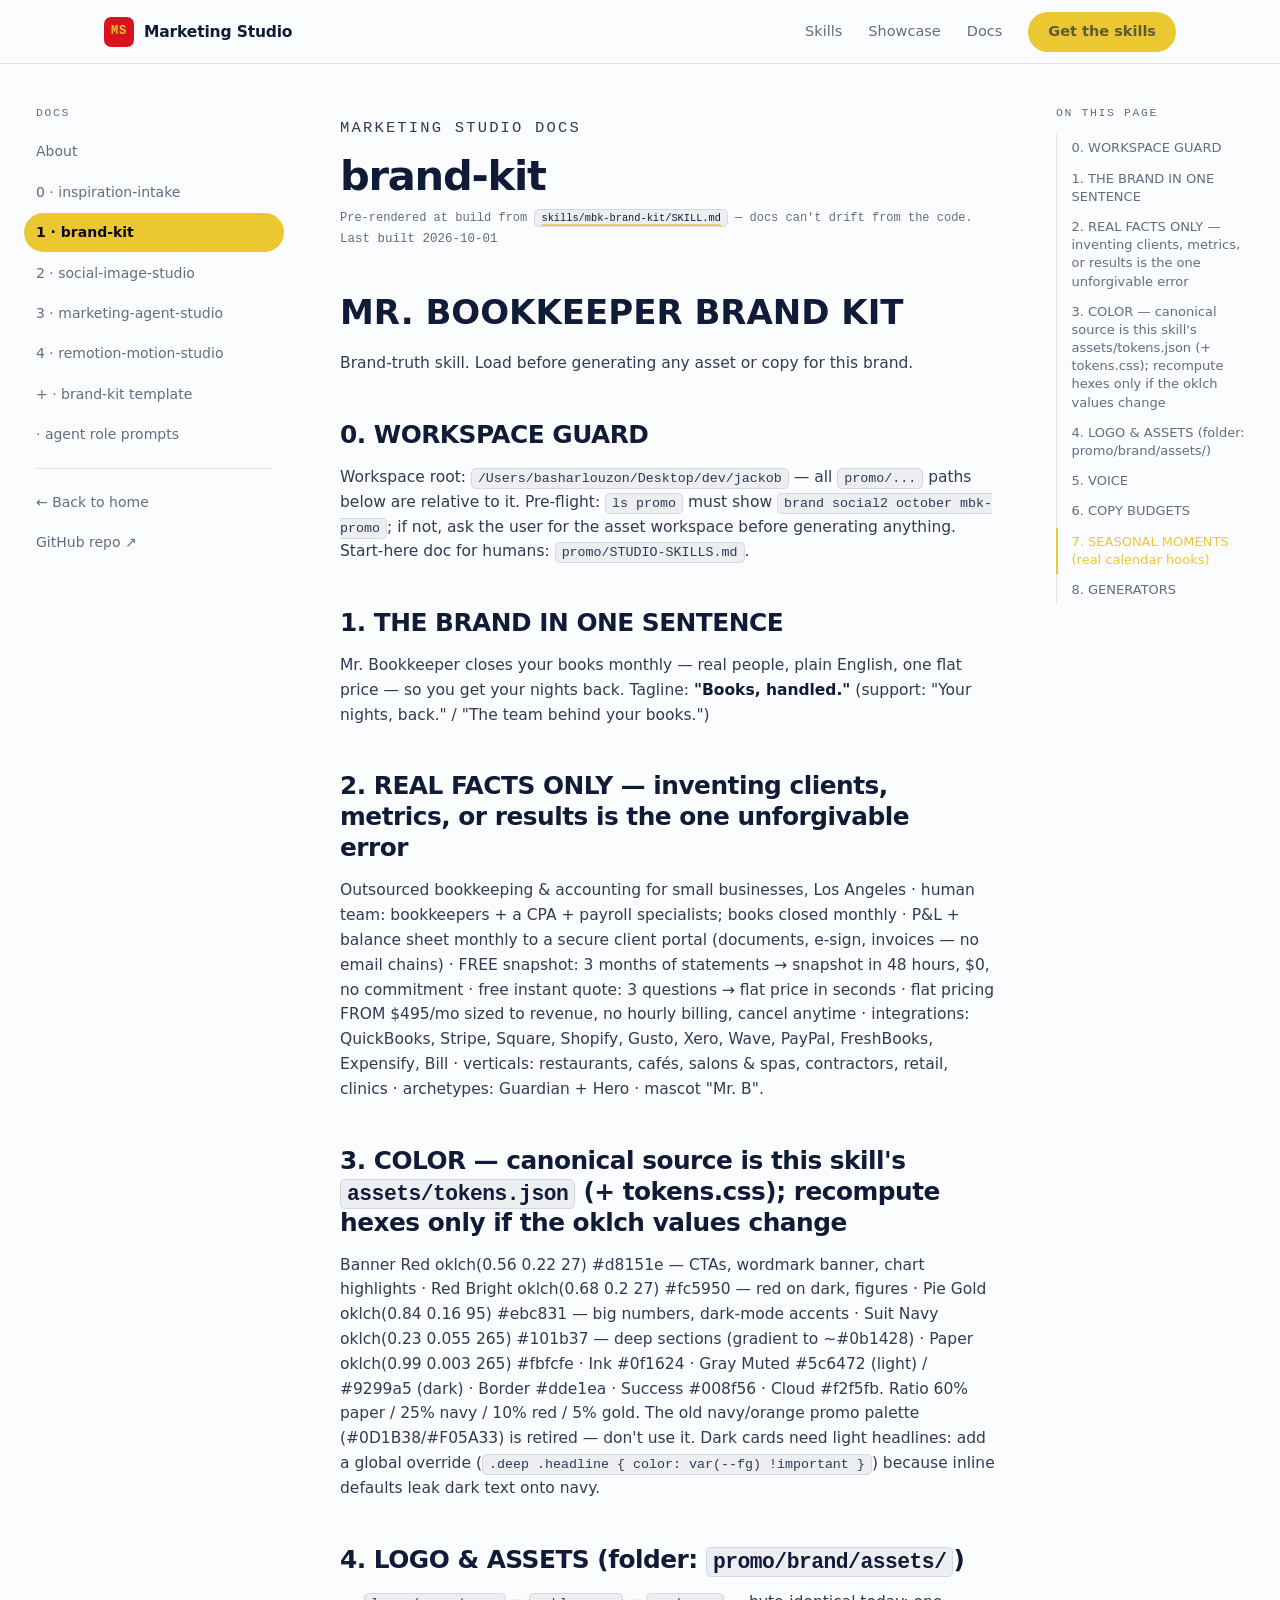
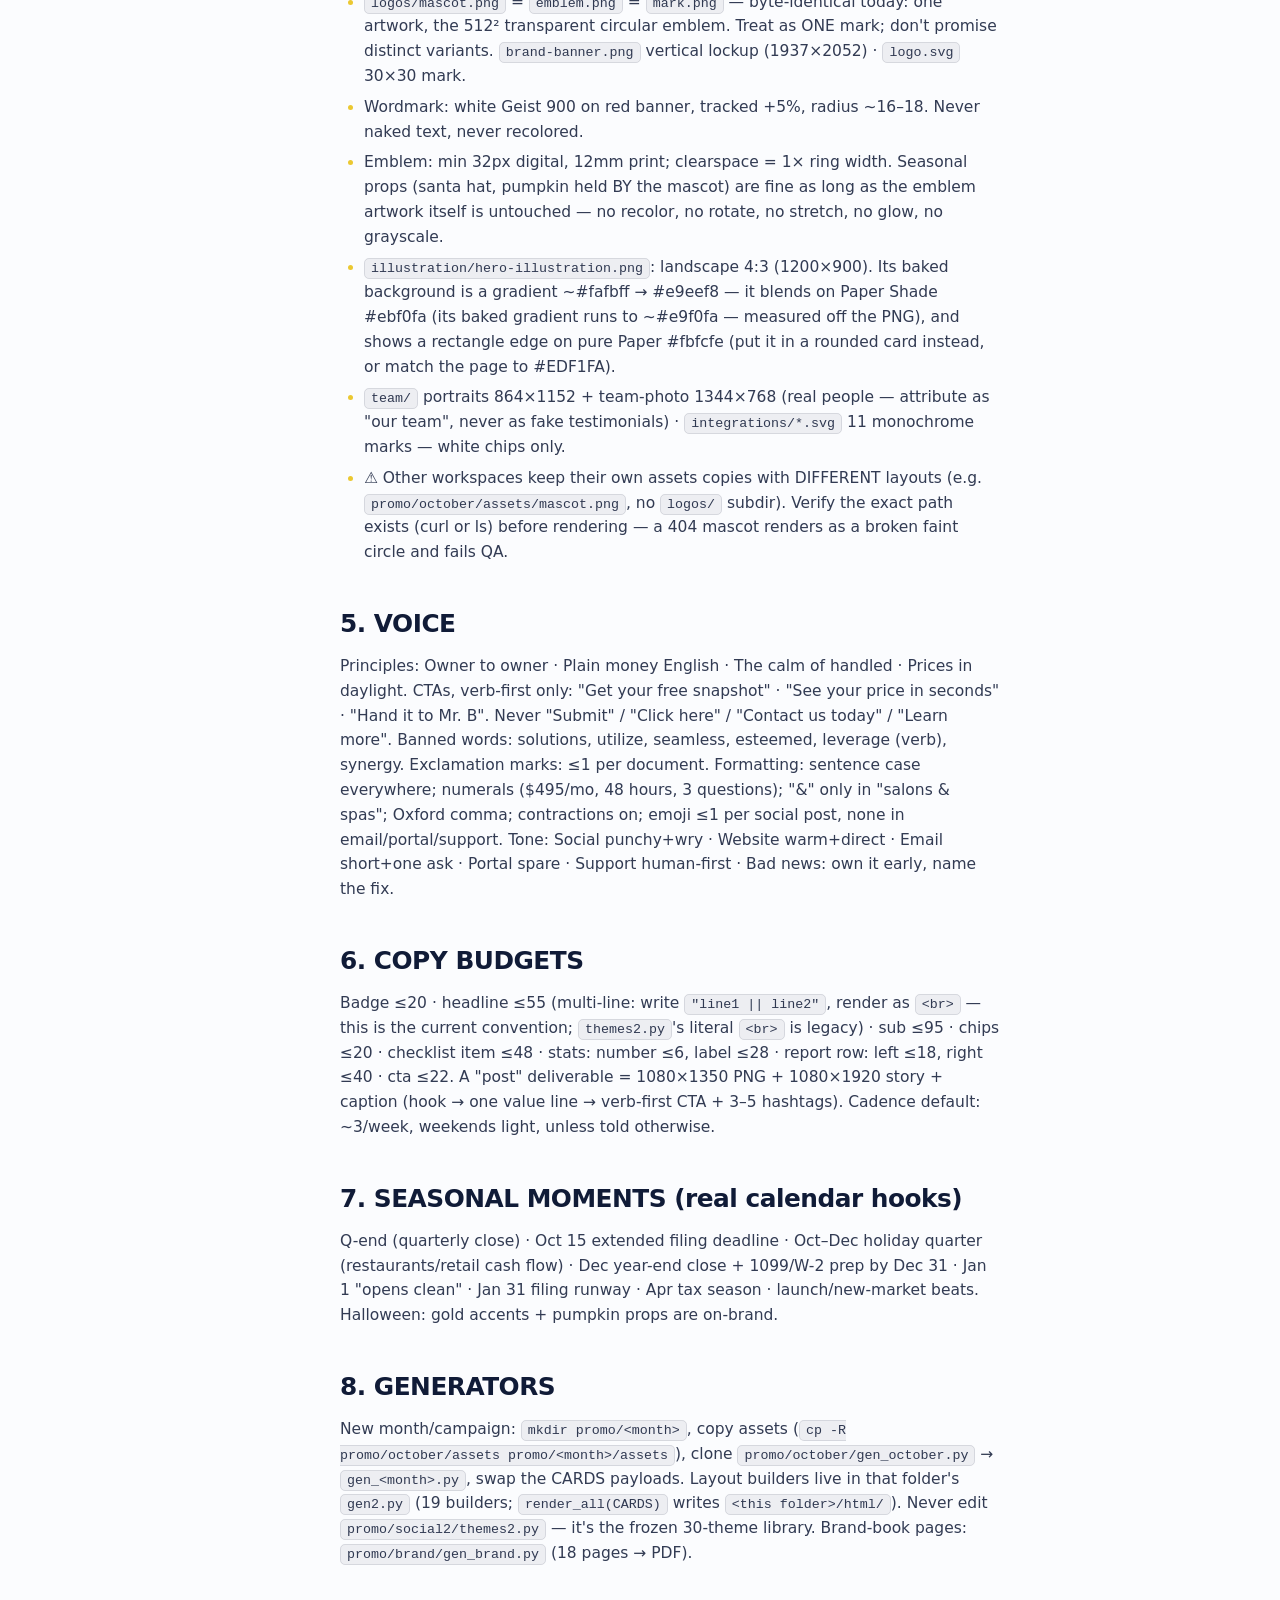
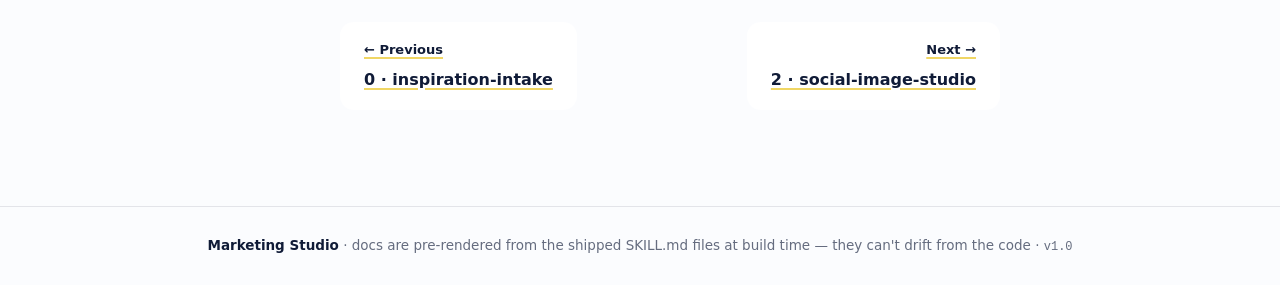
<file: docs-site/docs/mbk-brand-kit.html>
<!doctype html>
<html lang="en">
<head>
<meta charset="utf-8" />
<meta name="viewport" content="width=device-width, initial-scale=1" />
<title>brand-kit — Marketing Studio Docs</title>
<meta name="description" content="Brand-truth skill. Load before generating any asset or copy for this brand." />
<meta name="theme-color" content="#fbfcfe" />
<link rel="icon" type="image/svg+xml" href="../favicon.svg" />
<meta property="og:type" content="article" />
<meta property="og:site_name" content="Marketing Studio" />
<meta property="og:image" content="https://marketing-studio-basharlouzons-projects.vercel.app/og-image.png" />
<meta property="og:url" content="https://marketing-studio-basharlouzons-projects.vercel.app/docs/mbk-brand-kit.html" />
<meta property="og:title" content="brand-kit — Marketing Studio Docs" />
<meta property="og:description" content="Brand-truth skill. Load before generating any asset or copy for this brand." />
<meta name="twitter:card" content="summary" />
<meta name="twitter:title" content="brand-kit — Marketing Studio Docs" />
<meta name="twitter:description" content="Brand-truth skill. Load before generating any asset or copy for this brand." />
<link rel="preconnect" href="https://fonts.googleapis.com" />
<link rel="preconnect" href="https://fonts.gstatic.com" crossorigin />
<link href="https://fonts.googleapis.com/css2?family=Geist:wght@400;500;600;700&family=Geist+Mono:wght@400;500&display=swap" rel="stylesheet" />
<link rel="stylesheet" href="../styles.css" />
</head>
<body class="docs-body">
<a class="skip" href="#doc">Skip to content</a>

<header class="nav docs-nav">
  <div class="wrap nav-inner">
    <a class="brand" href="../index.html"><span class="mark" aria-hidden="true">MS</span> Marketing Studio</a>
    <nav class="nav-links" aria-label="Primary">
      <a href="../index.html#skills">Skills</a>
      <a href="../index.html#showcase">Showcase</a>
      <a href="about.html">Docs</a>
      <a class="btn btn-gold" href="../index.html#install">Get the skills</a>
      <button class="menu-btn" id="menuBtn" type="button" aria-expanded="false" aria-controls="sidebar" aria-label="Open docs menu">
        <svg width="18" height="14" viewBox="0 0 18 14" fill="none" aria-hidden="true">
          <path d="M1 1h16M1 7h16M1 13h16" stroke="#101b37" stroke-width="1.6" stroke-linecap="round"/>
        </svg>
      </button>
    </nav>
  </div>
</header>

<button class="scrim" id="scrim" tabindex="-1" aria-hidden="true"></button>

<div class="docs-shell">
  <aside class="sidebar" id="sidebar" aria-label="Docs">
    <p class="side-label">Docs</p>
    <nav class="side-list">
      <a href="about.html">About</a>
      <a href="inspiration-intake.html">0 · inspiration-intake</a>
      <a href="mbk-brand-kit.html" class="active" aria-current="page">1 · brand-kit</a>
      <a href="social-image-studio.html">2 · social-image-studio</a>
      <a href="marketing-agent-studio.html">3 · marketing-agent-studio</a>
      <a href="remotion-motion-studio.html">4 · remotion-motion-studio</a>
      <a href="brand-kit-template.html">+ · brand-kit template</a>
      <a href="role-prompts.html">· agent role prompts</a>
    </nav>
    <div class="side-sep" role="presentation"></div>
    <nav class="side-list">
      <a href="../index.html">← Back to home</a>
      <a href="https://github.com/Basharlouzon/marketing-studio" target="_blank" rel="noopener">GitHub repo ↗</a>
    </nav>
  </aside>

  <main class="doc" id="doc">
    <header class="doc-head">
      <p class="eyebrow">Marketing Studio docs</p>
      <h1>brand-kit</h1>
      <p class="src">Pre-rendered at build from <a href="https://github.com/Basharlouzon/marketing-studio/blob/main/skills/mbk-brand-kit/SKILL.md" target="_blank" rel="noopener"><code>skills/mbk-brand-kit/SKILL.md</code></a> — docs can't drift from the code. <span class="mono">Last built 2026-10-01</span></p>
    </header>
    <h1 id="mr-bookkeeper-brand-kit">MR. BOOKKEEPER BRAND KIT</h1>
<p>Brand-truth skill. Load before generating any asset or copy for this brand.</p>
<h2 id="0-workspace-guard">0. WORKSPACE GUARD<a class="anchor" href="#0-workspace-guard" aria-label="Link to this section">#</a></h2>
<p>Workspace root: <code>/Users/basharlouzon/Desktop/dev/jackob</code> — all <code>promo/...</code> paths below are relative to it. Pre-flight: <code>ls promo</code> must show <code>brand social2 october mbk-promo</code>; if not, ask the user for the asset workspace before generating anything. Start-here doc for humans: <code>promo/STUDIO-SKILLS.md</code>.</p>
<h2 id="1-the-brand-in-one-sentence">1. THE BRAND IN ONE SENTENCE<a class="anchor" href="#1-the-brand-in-one-sentence" aria-label="Link to this section">#</a></h2>
<p>Mr. Bookkeeper closes your books monthly — real people, plain English, one flat price — so you get your nights back.
Tagline: <strong>"Books, handled."</strong> (support: "Your nights, back." / "The team behind your books.")</p>
<h2 id="2-real-facts-only-inventing-clients-metrics-or-results-is-the-one-unforgivable-error">2. REAL FACTS ONLY — inventing clients, metrics, or results is the one unforgivable error<a class="anchor" href="#2-real-facts-only-inventing-clients-metrics-or-results-is-the-one-unforgivable-error" aria-label="Link to this section">#</a></h2>
<p>Outsourced bookkeeping &amp; accounting for small businesses, Los Angeles · human team: bookkeepers + a CPA + payroll specialists; books closed monthly · P&amp;L + balance sheet monthly to a secure client portal (documents, e-sign, invoices — no email chains) · FREE snapshot: 3 months of statements → snapshot in 48 hours, $0, no commitment · free instant quote: 3 questions → flat price in seconds · flat pricing FROM $495/mo sized to revenue, no hourly billing, cancel anytime · integrations: QuickBooks, Stripe, Square, Shopify, Gusto, Xero, Wave, PayPal, FreshBooks, Expensify, Bill · verticals: restaurants, cafés, salons &amp; spas, contractors, retail, clinics · archetypes: Guardian + Hero · mascot "Mr. B".</p>
<h2 id="3-color-canonical-source-is-this-skills-assetstokensjson-tokenscss-recompute-hexes-only-if-the-oklch-values-change">3. COLOR — canonical source is this skill's <code>assets/tokens.json</code> (+ tokens.css); recompute hexes only if the oklch values change<a class="anchor" href="#3-color-canonical-source-is-this-skills-assetstokensjson-tokenscss-recompute-hexes-only-if-the-oklch-values-change" aria-label="Link to this section">#</a></h2>
<p>Banner Red oklch(0.56 0.22 27) #d8151e — CTAs, wordmark banner, chart highlights · Red Bright oklch(0.68 0.2 27) #fc5950 — red on dark, figures · Pie Gold oklch(0.84 0.16 95) #ebc831 — big numbers, dark-mode accents · Suit Navy oklch(0.23 0.055 265) #101b37 — deep sections (gradient to ~#0b1428) · Paper oklch(0.99 0.003 265) #fbfcfe · Ink #0f1624 · Gray Muted #5c6472 (light) / #9299a5 (dark) · Border #dde1ea · Success #008f56 · Cloud #f2f5fb.
Ratio 60% paper / 25% navy / 10% red / 5% gold. The old navy/orange promo palette (#0D1B38/#F05A33) is retired — don't use it. Dark cards need light headlines: add a global override (<code>.deep .headline { color: var(--fg) !important }</code>) because inline defaults leak dark text onto navy.</p>
<h2 id="4-logo-assets-folder-promobrandassets">4. LOGO &amp; ASSETS (folder: <code>promo/brand/assets/</code>)<a class="anchor" href="#4-logo-assets-folder-promobrandassets" aria-label="Link to this section">#</a></h2>
<ul>
<li><code>logos/mascot.png</code> = <code>emblem.png</code> = <code>mark.png</code> — byte-identical today: one artwork, the 512² transparent circular emblem. Treat as ONE mark; don't promise distinct variants. <code>brand-banner.png</code> vertical lockup (1937×2052) · <code>logo.svg</code> 30×30 mark.</li>
<li>Wordmark: white Geist 900 on red banner, tracked +5%, radius ~16–18. Never naked text, never recolored.</li>
<li>Emblem: min 32px digital, 12mm print; clearspace = 1× ring width. Seasonal props (santa hat, pumpkin held BY the mascot) are fine as long as the emblem artwork itself is untouched — no recolor, no rotate, no stretch, no glow, no grayscale.</li>
<li><code>illustration/hero-illustration.png</code>: landscape 4:3 (1200×900). Its baked background is a gradient ~#fafbff → #e9eef8 — it blends on Paper Shade #ebf0fa (its baked gradient runs to ~#e9f0fa — measured off the PNG), and shows a rectangle edge on pure Paper #fbfcfe (put it in a rounded card instead, or match the page to #EDF1FA).</li>
<li><code>team/</code> portraits 864×1152 + team-photo 1344×768 (real people — attribute as "our team", never as fake testimonials) · <code>integrations/*.svg</code> 11 monochrome marks — white chips only.</li>
<li>⚠️ Other workspaces keep their own assets copies with DIFFERENT layouts (e.g. <code>promo/october/assets/mascot.png</code>, no <code>logos/</code> subdir). Verify the exact path exists (curl or ls) before rendering — a 404 mascot renders as a broken faint circle and fails QA.</li>
</ul>
<h2 id="5-voice">5. VOICE<a class="anchor" href="#5-voice" aria-label="Link to this section">#</a></h2>
<p>Principles: Owner to owner · Plain money English · The calm of handled · Prices in daylight.
CTAs, verb-first only: "Get your free snapshot" · "See your price in seconds" · "Hand it to Mr. B". Never "Submit" / "Click here" / "Contact us today" / "Learn more".
Banned words: solutions, utilize, seamless, esteemed, leverage (verb), synergy. Exclamation marks: ≤1 per document.
Formatting: sentence case everywhere; numerals ($495/mo, 48 hours, 3 questions); "&amp;" only in "salons &amp; spas"; Oxford comma; contractions on; emoji ≤1 per social post, none in email/portal/support.
Tone: Social punchy+wry · Website warm+direct · Email short+one ask · Portal spare · Support human-first · Bad news: own it early, name the fix.</p>
<h2 id="6-copy-budgets">6. COPY BUDGETS<a class="anchor" href="#6-copy-budgets" aria-label="Link to this section">#</a></h2>
<p>Badge ≤20 · headline ≤55 (multi-line: write <code>"line1 || line2"</code>, render as <code>&lt;br&gt;</code> — this is the current convention; <code>themes2.py</code>'s literal <code>&lt;br&gt;</code> is legacy) · sub ≤95 · chips ≤20 · checklist item ≤48 · stats: number ≤6, label ≤28 · report row: left ≤18, right ≤40 · cta ≤22.
A "post" deliverable = 1080×1350 PNG + 1080×1920 story + caption (hook → one value line → verb-first CTA + 3–5 hashtags). Cadence default: ~3/week, weekends light, unless told otherwise.</p>
<h2 id="7-seasonal-moments-real-calendar-hooks">7. SEASONAL MOMENTS (real calendar hooks)<a class="anchor" href="#7-seasonal-moments-real-calendar-hooks" aria-label="Link to this section">#</a></h2>
<p>Q-end (quarterly close) · Oct 15 extended filing deadline · Oct–Dec holiday quarter (restaurants/retail cash flow) · Dec year-end close + 1099/W-2 prep by Dec 31 · Jan 1 "opens clean" · Jan 31 filing runway · Apr tax season · launch/new-market beats. Halloween: gold accents + pumpkin props are on-brand.</p>
<h2 id="8-generators">8. GENERATORS<a class="anchor" href="#8-generators" aria-label="Link to this section">#</a></h2>
<p>New month/campaign: <code>mkdir promo/&lt;month&gt;</code>, copy assets (<code>cp -R promo/october/assets promo/&lt;month&gt;/assets</code>), clone <code>promo/october/gen_october.py</code> → <code>gen_&lt;month&gt;.py</code>, swap the CARDS payloads. Layout builders live in that folder's <code>gen2.py</code> (19 builders; <code>render_all(CARDS)</code> writes <code>&lt;this folder&gt;/html/</code>). Never edit <code>promo/social2/themes2.py</code> — it's the frozen 30-theme library. Brand-book pages: <code>promo/brand/gen_brand.py</code> (18 pages → PDF).</p>

    <nav class="pager" aria-label="Adjacent pages">
      <a class="pager-link prev" href="inspiration-intake.html"><span>← Previous</span><b>0 · inspiration-intake</b></a>
      <a class="pager-link next" href="social-image-studio.html"><span>Next →</span><b>2 · social-image-studio</b></a>
    </nav>
  </main>

  <aside class="toc" aria-label="On this page">
    <p class="toc-label">On this page</p>
    <ul>
      <li><a href="#0-workspace-guard">0. WORKSPACE GUARD</a></li>
<li><a href="#1-the-brand-in-one-sentence">1. THE BRAND IN ONE SENTENCE</a></li>
<li><a href="#2-real-facts-only-inventing-clients-metrics-or-results-is-the-one-unforgivable-error">2. REAL FACTS ONLY — inventing clients, metrics, or results is the one unforgivable error</a></li>
<li><a href="#3-color-canonical-source-is-this-skills-assetstokensjson-tokenscss-recompute-hexes-only-if-the-oklch-values-change">3. COLOR — canonical source is this skill&#x27;s assets/tokens.json (+ tokens.css); recompute hexes only if the oklch values change</a></li>
<li><a href="#4-logo-assets-folder-promobrandassets">4. LOGO &amp; ASSETS (folder: promo/brand/assets/)</a></li>
<li><a href="#5-voice">5. VOICE</a></li>
<li><a href="#6-copy-budgets">6. COPY BUDGETS</a></li>
<li><a href="#7-seasonal-moments-real-calendar-hooks">7. SEASONAL MOMENTS (real calendar hooks)</a></li>
<li><a href="#8-generators">8. GENERATORS</a></li>
    </ul>
  </aside>
</div>

<footer class="docs-footer">
  <b>Marketing Studio</b> · docs are pre-rendered from the shipped SKILL.md files at build time — they can't drift from the code · <span style="font-family: var(--mono); font-size: 12px;">v1.0</span>
</footer>

<script src="../app.js"></script>
</body>
</html>
</file>
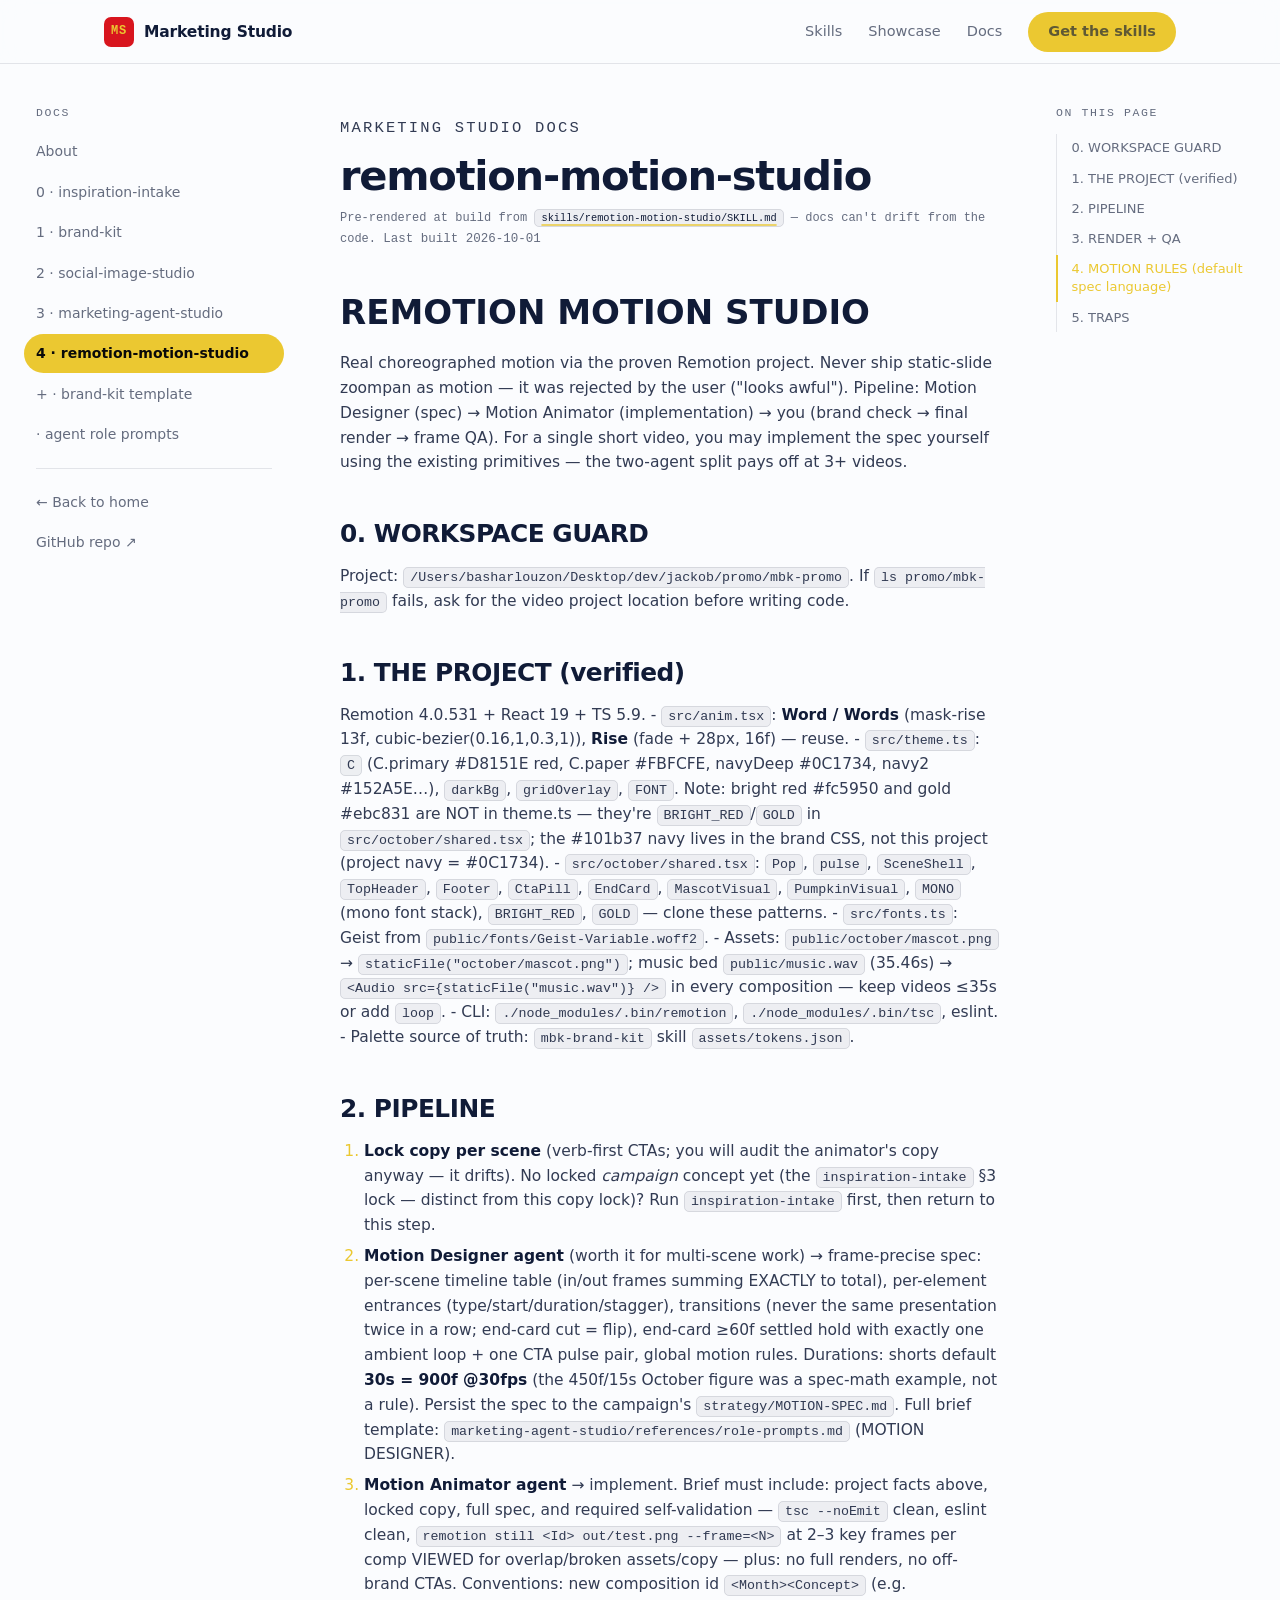
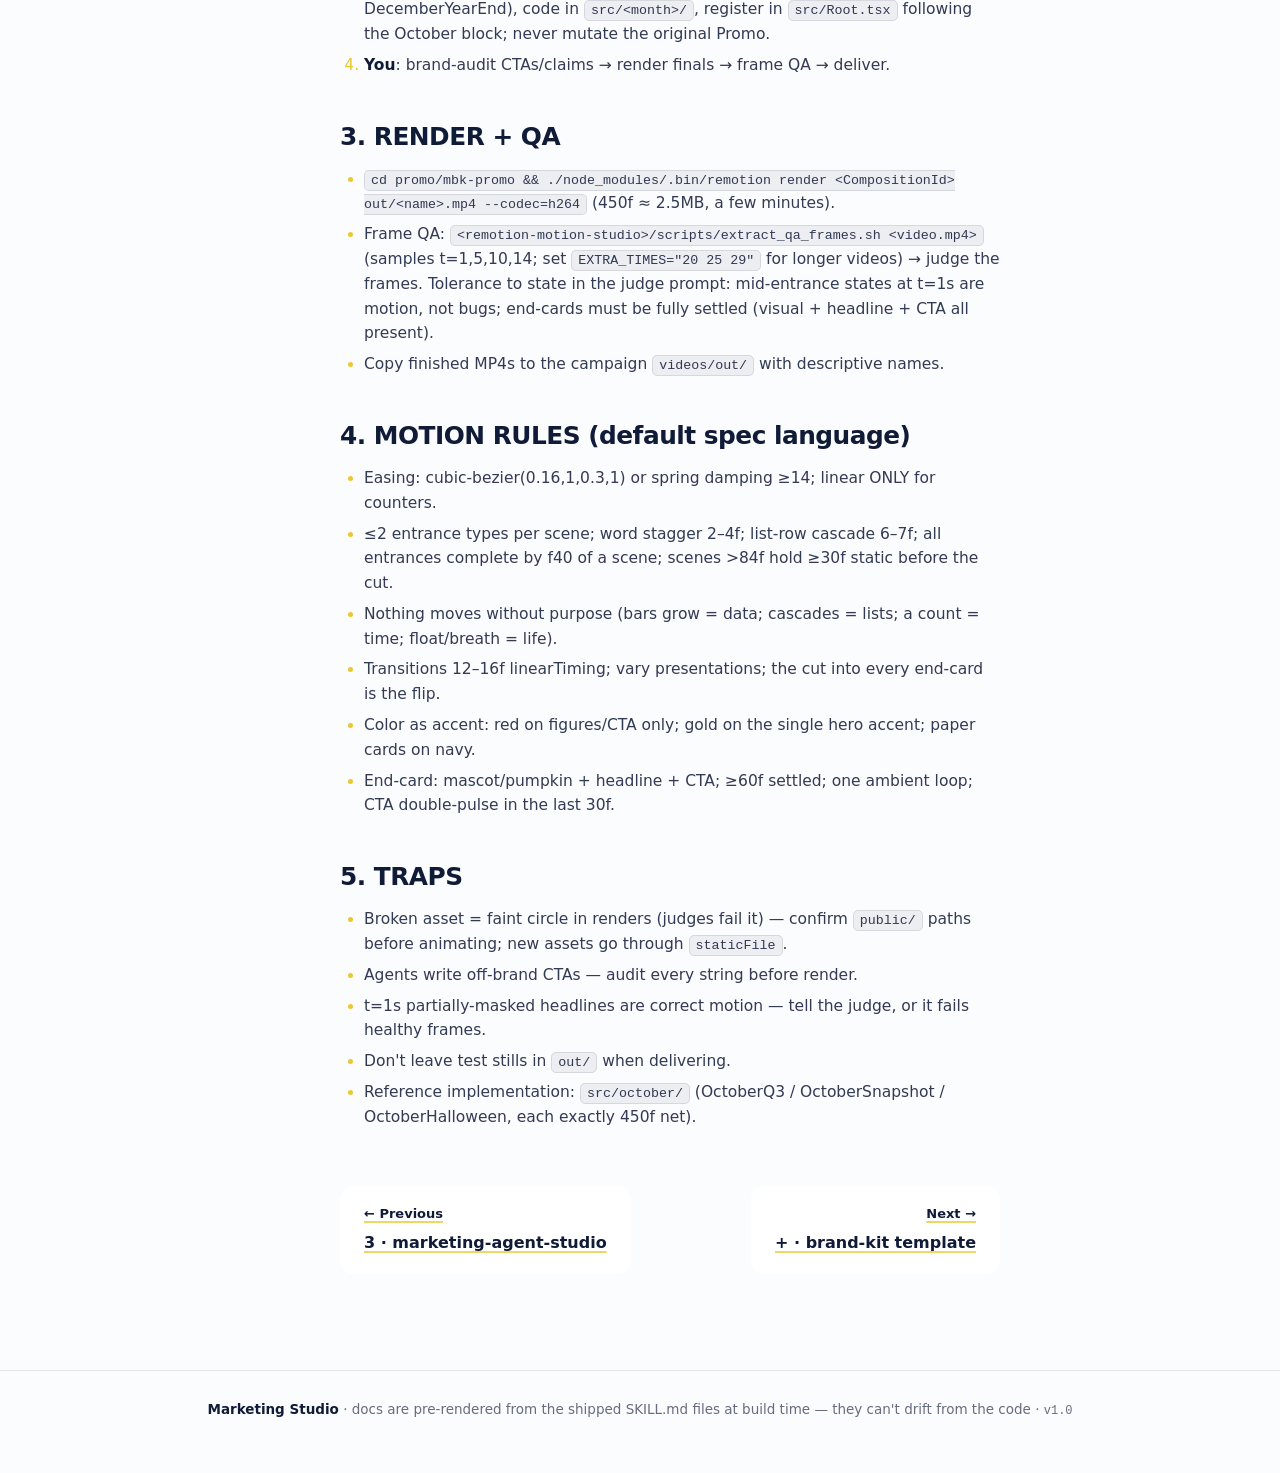
<file: docs-site/docs/remotion-motion-studio.html>
<!doctype html>
<html lang="en">
<head>
<meta charset="utf-8" />
<meta name="viewport" content="width=device-width, initial-scale=1" />
<title>remotion-motion-studio — Marketing Studio Docs</title>
<meta name="description" content="Real choreographed motion via the proven Remotion project. Never ship static-slide zoompan as motion — it was rejected by the user (&quot;looks awful&quot;). Pipeline: M…" />
<meta name="theme-color" content="#fbfcfe" />
<link rel="icon" type="image/svg+xml" href="../favicon.svg" />
<meta property="og:type" content="article" />
<meta property="og:site_name" content="Marketing Studio" />
<meta property="og:image" content="https://marketing-studio-basharlouzons-projects.vercel.app/og-image.png" />
<meta property="og:url" content="https://marketing-studio-basharlouzons-projects.vercel.app/docs/remotion-motion-studio.html" />
<meta property="og:title" content="remotion-motion-studio — Marketing Studio Docs" />
<meta property="og:description" content="Real choreographed motion via the proven Remotion project. Never ship static-slide zoompan as motion — it was rejected by the user (&quot;looks awful&quot;). Pipeline: M…" />
<meta name="twitter:card" content="summary" />
<meta name="twitter:title" content="remotion-motion-studio — Marketing Studio Docs" />
<meta name="twitter:description" content="Real choreographed motion via the proven Remotion project. Never ship static-slide zoompan as motion — it was rejected by the user (&quot;looks awful&quot;). Pipeline: M…" />
<link rel="preconnect" href="https://fonts.googleapis.com" />
<link rel="preconnect" href="https://fonts.gstatic.com" crossorigin />
<link href="https://fonts.googleapis.com/css2?family=Geist:wght@400;500;600;700&family=Geist+Mono:wght@400;500&display=swap" rel="stylesheet" />
<link rel="stylesheet" href="../styles.css" />
</head>
<body class="docs-body">
<a class="skip" href="#doc">Skip to content</a>

<header class="nav docs-nav">
  <div class="wrap nav-inner">
    <a class="brand" href="../index.html"><span class="mark" aria-hidden="true">MS</span> Marketing Studio</a>
    <nav class="nav-links" aria-label="Primary">
      <a href="../index.html#skills">Skills</a>
      <a href="../index.html#showcase">Showcase</a>
      <a href="about.html">Docs</a>
      <a class="btn btn-gold" href="../index.html#install">Get the skills</a>
      <button class="menu-btn" id="menuBtn" type="button" aria-expanded="false" aria-controls="sidebar" aria-label="Open docs menu">
        <svg width="18" height="14" viewBox="0 0 18 14" fill="none" aria-hidden="true">
          <path d="M1 1h16M1 7h16M1 13h16" stroke="#101b37" stroke-width="1.6" stroke-linecap="round"/>
        </svg>
      </button>
    </nav>
  </div>
</header>

<button class="scrim" id="scrim" tabindex="-1" aria-hidden="true"></button>

<div class="docs-shell">
  <aside class="sidebar" id="sidebar" aria-label="Docs">
    <p class="side-label">Docs</p>
    <nav class="side-list">
      <a href="about.html">About</a>
      <a href="inspiration-intake.html">0 · inspiration-intake</a>
      <a href="mbk-brand-kit.html">1 · brand-kit</a>
      <a href="social-image-studio.html">2 · social-image-studio</a>
      <a href="marketing-agent-studio.html">3 · marketing-agent-studio</a>
      <a href="remotion-motion-studio.html" class="active" aria-current="page">4 · remotion-motion-studio</a>
      <a href="brand-kit-template.html">+ · brand-kit template</a>
      <a href="role-prompts.html">· agent role prompts</a>
    </nav>
    <div class="side-sep" role="presentation"></div>
    <nav class="side-list">
      <a href="../index.html">← Back to home</a>
      <a href="https://github.com/Basharlouzon/marketing-studio" target="_blank" rel="noopener">GitHub repo ↗</a>
    </nav>
  </aside>

  <main class="doc" id="doc">
    <header class="doc-head">
      <p class="eyebrow">Marketing Studio docs</p>
      <h1>remotion-motion-studio</h1>
      <p class="src">Pre-rendered at build from <a href="https://github.com/Basharlouzon/marketing-studio/blob/main/skills/remotion-motion-studio/SKILL.md" target="_blank" rel="noopener"><code>skills/remotion-motion-studio/SKILL.md</code></a> — docs can't drift from the code. <span class="mono">Last built 2026-10-01</span></p>
    </header>
    <h1 id="remotion-motion-studio">REMOTION MOTION STUDIO</h1>
<p>Real choreographed motion via the proven Remotion project. Never ship static-slide zoompan as motion — it was rejected by the user ("looks awful"). Pipeline: Motion Designer (spec) → Motion Animator (implementation) → you (brand check → final render → frame QA). For a single short video, you may implement the spec yourself using the existing primitives — the two-agent split pays off at 3+ videos.</p>
<h2 id="0-workspace-guard">0. WORKSPACE GUARD<a class="anchor" href="#0-workspace-guard" aria-label="Link to this section">#</a></h2>
<p>Project: <code>/Users/basharlouzon/Desktop/dev/jackob/promo/mbk-promo</code>. If <code>ls promo/mbk-promo</code> fails, ask for the video project location before writing code.</p>
<h2 id="1-the-project-verified">1. THE PROJECT (verified)<a class="anchor" href="#1-the-project-verified" aria-label="Link to this section">#</a></h2>
<p>Remotion 4.0.531 + React 19 + TS 5.9.
- <code>src/anim.tsx</code>: <strong>Word / Words</strong> (mask-rise 13f, cubic-bezier(0.16,1,0.3,1)), <strong>Rise</strong> (fade + 28px, 16f) — reuse.
- <code>src/theme.ts</code>: <code>C</code> (C.primary #D8151E red, C.paper #FBFCFE, navyDeep #0C1734, navy2 #152A5E…), <code>darkBg</code>, <code>gridOverlay</code>, <code>FONT</code>. Note: bright red #fc5950 and gold #ebc831 are NOT in theme.ts — they're <code>BRIGHT_RED</code>/<code>GOLD</code> in <code>src/october/shared.tsx</code>; the #101b37 navy lives in the brand CSS, not this project (project navy = #0C1734).
- <code>src/october/shared.tsx</code>: <code>Pop</code>, <code>pulse</code>, <code>SceneShell</code>, <code>TopHeader</code>, <code>Footer</code>, <code>CtaPill</code>, <code>EndCard</code>, <code>MascotVisual</code>, <code>PumpkinVisual</code>, <code>MONO</code> (mono font stack), <code>BRIGHT_RED</code>, <code>GOLD</code> — clone these patterns.
- <code>src/fonts.ts</code>: Geist from <code>public/fonts/Geist-Variable.woff2</code>.
- Assets: <code>public/october/mascot.png</code> → <code>staticFile("october/mascot.png")</code>; music bed <code>public/music.wav</code> (35.46s) → <code>&lt;Audio src={staticFile("music.wav")} /&gt;</code> in every composition — keep videos ≤35s or add <code>loop</code>.
- CLI: <code>./node_modules/.bin/remotion</code>, <code>./node_modules/.bin/tsc</code>, eslint.
- Palette source of truth: <code>mbk-brand-kit</code> skill <code>assets/tokens.json</code>.</p>
<h2 id="2-pipeline">2. PIPELINE<a class="anchor" href="#2-pipeline" aria-label="Link to this section">#</a></h2>
<ol>
<li><strong>Lock copy per scene</strong> (verb-first CTAs; you will audit the animator's copy anyway — it drifts). No locked <em>campaign</em> concept yet (the <code>inspiration-intake</code> §3 lock — distinct from this copy lock)? Run <code>inspiration-intake</code> first, then return to this step.</li>
<li><strong>Motion Designer agent</strong> (worth it for multi-scene work) → frame-precise spec: per-scene timeline table (in/out frames summing EXACTLY to total), per-element entrances (type/start/duration/stagger), transitions (never the same presentation twice in a row; end-card cut = flip), end-card ≥60f settled hold with exactly one ambient loop + one CTA pulse pair, global motion rules. Durations: shorts default <strong>30s = 900f @30fps</strong> (the 450f/15s October figure was a spec-math example, not a rule). Persist the spec to the campaign's <code>strategy/MOTION-SPEC.md</code>. Full brief template: <code>marketing-agent-studio/references/role-prompts.md</code> (MOTION DESIGNER).</li>
<li><strong>Motion Animator agent</strong> → implement. Brief must include: project facts above, locked copy, full spec, and required self-validation — <code>tsc --noEmit</code> clean, eslint clean, <code>remotion still &lt;Id&gt; out/test.png --frame=&lt;N&gt;</code> at 2–3 key frames per comp VIEWED for overlap/broken assets/copy — plus: no full renders, no off-brand CTAs. Conventions: new composition id <code>&lt;Month&gt;&lt;Concept&gt;</code> (e.g. DecemberYearEnd), code in <code>src/&lt;month&gt;/</code>, register in <code>src/Root.tsx</code> following the October block; never mutate the original Promo.</li>
<li><strong>You</strong>: brand-audit CTAs/claims → render finals → frame QA → deliver.</li>
</ol>
<h2 id="3-render-qa">3. RENDER + QA<a class="anchor" href="#3-render-qa" aria-label="Link to this section">#</a></h2>
<ul>
<li><code>cd promo/mbk-promo &amp;&amp; ./node_modules/.bin/remotion render &lt;CompositionId&gt; out/&lt;name&gt;.mp4 --codec=h264</code> (450f ≈ 2.5MB, a few minutes).</li>
<li>Frame QA: <code>&lt;remotion-motion-studio&gt;/scripts/extract_qa_frames.sh &lt;video.mp4&gt;</code> (samples t=1,5,10,14; set <code>EXTRA_TIMES="20 25 29"</code> for longer videos) → judge the frames. Tolerance to state in the judge prompt: mid-entrance states at t=1s are motion, not bugs; end-cards must be fully settled (visual + headline + CTA all present).</li>
<li>Copy finished MP4s to the campaign <code>videos/out/</code> with descriptive names.</li>
</ul>
<h2 id="4-motion-rules-default-spec-language">4. MOTION RULES (default spec language)<a class="anchor" href="#4-motion-rules-default-spec-language" aria-label="Link to this section">#</a></h2>
<ul>
<li>Easing: cubic-bezier(0.16,1,0.3,1) or spring damping ≥14; linear ONLY for counters.</li>
<li>≤2 entrance types per scene; word stagger 2–4f; list-row cascade 6–7f; all entrances complete by f40 of a scene; scenes &gt;84f hold ≥30f static before the cut.</li>
<li>Nothing moves without purpose (bars grow = data; cascades = lists; a count = time; float/breath = life).</li>
<li>Transitions 12–16f linearTiming; vary presentations; the cut into every end-card is the flip.</li>
<li>Color as accent: red on figures/CTA only; gold on the single hero accent; paper cards on navy.</li>
<li>End-card: mascot/pumpkin + headline + CTA; ≥60f settled; one ambient loop; CTA double-pulse in the last 30f.</li>
</ul>
<h2 id="5-traps">5. TRAPS<a class="anchor" href="#5-traps" aria-label="Link to this section">#</a></h2>
<ul>
<li>Broken asset = faint circle in renders (judges fail it) — confirm <code>public/</code> paths before animating; new assets go through <code>staticFile</code>.</li>
<li>Agents write off-brand CTAs — audit every string before render.</li>
<li>t=1s partially-masked headlines are correct motion — tell the judge, or it fails healthy frames.</li>
<li>Don't leave test stills in <code>out/</code> when delivering.</li>
<li>Reference implementation: <code>src/october/</code> (OctoberQ3 / OctoberSnapshot / OctoberHalloween, each exactly 450f net).</li>
</ul>

    <nav class="pager" aria-label="Adjacent pages">
      <a class="pager-link prev" href="marketing-agent-studio.html"><span>← Previous</span><b>3 · marketing-agent-studio</b></a>
      <a class="pager-link next" href="brand-kit-template.html"><span>Next →</span><b>+ · brand-kit template</b></a>
    </nav>
  </main>

  <aside class="toc" aria-label="On this page">
    <p class="toc-label">On this page</p>
    <ul>
      <li><a href="#0-workspace-guard">0. WORKSPACE GUARD</a></li>
<li><a href="#1-the-project-verified">1. THE PROJECT (verified)</a></li>
<li><a href="#2-pipeline">2. PIPELINE</a></li>
<li><a href="#3-render-qa">3. RENDER + QA</a></li>
<li><a href="#4-motion-rules-default-spec-language">4. MOTION RULES (default spec language)</a></li>
<li><a href="#5-traps">5. TRAPS</a></li>
    </ul>
  </aside>
</div>

<footer class="docs-footer">
  <b>Marketing Studio</b> · docs are pre-rendered from the shipped SKILL.md files at build time — they can't drift from the code · <span style="font-family: var(--mono); font-size: 12px;">v1.0</span>
</footer>

<script src="../app.js"></script>
</body>
</html>
</file>
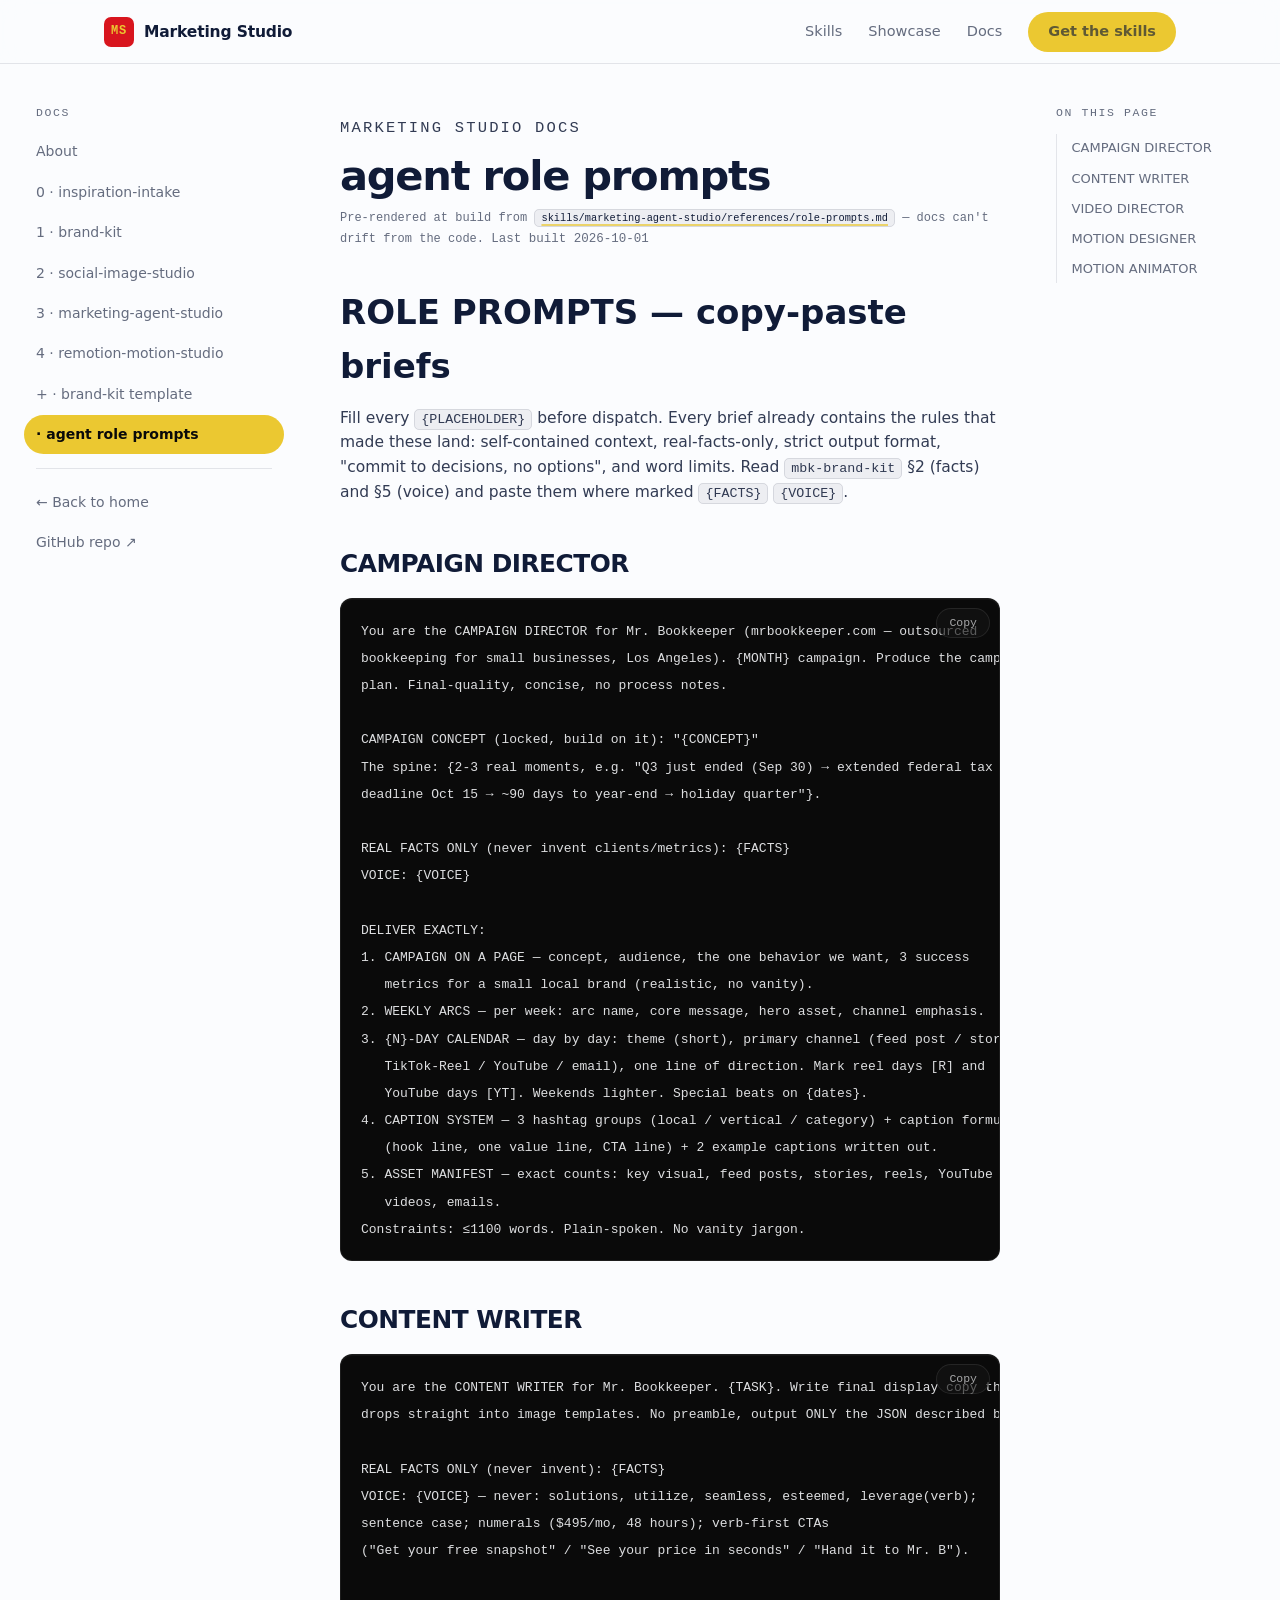
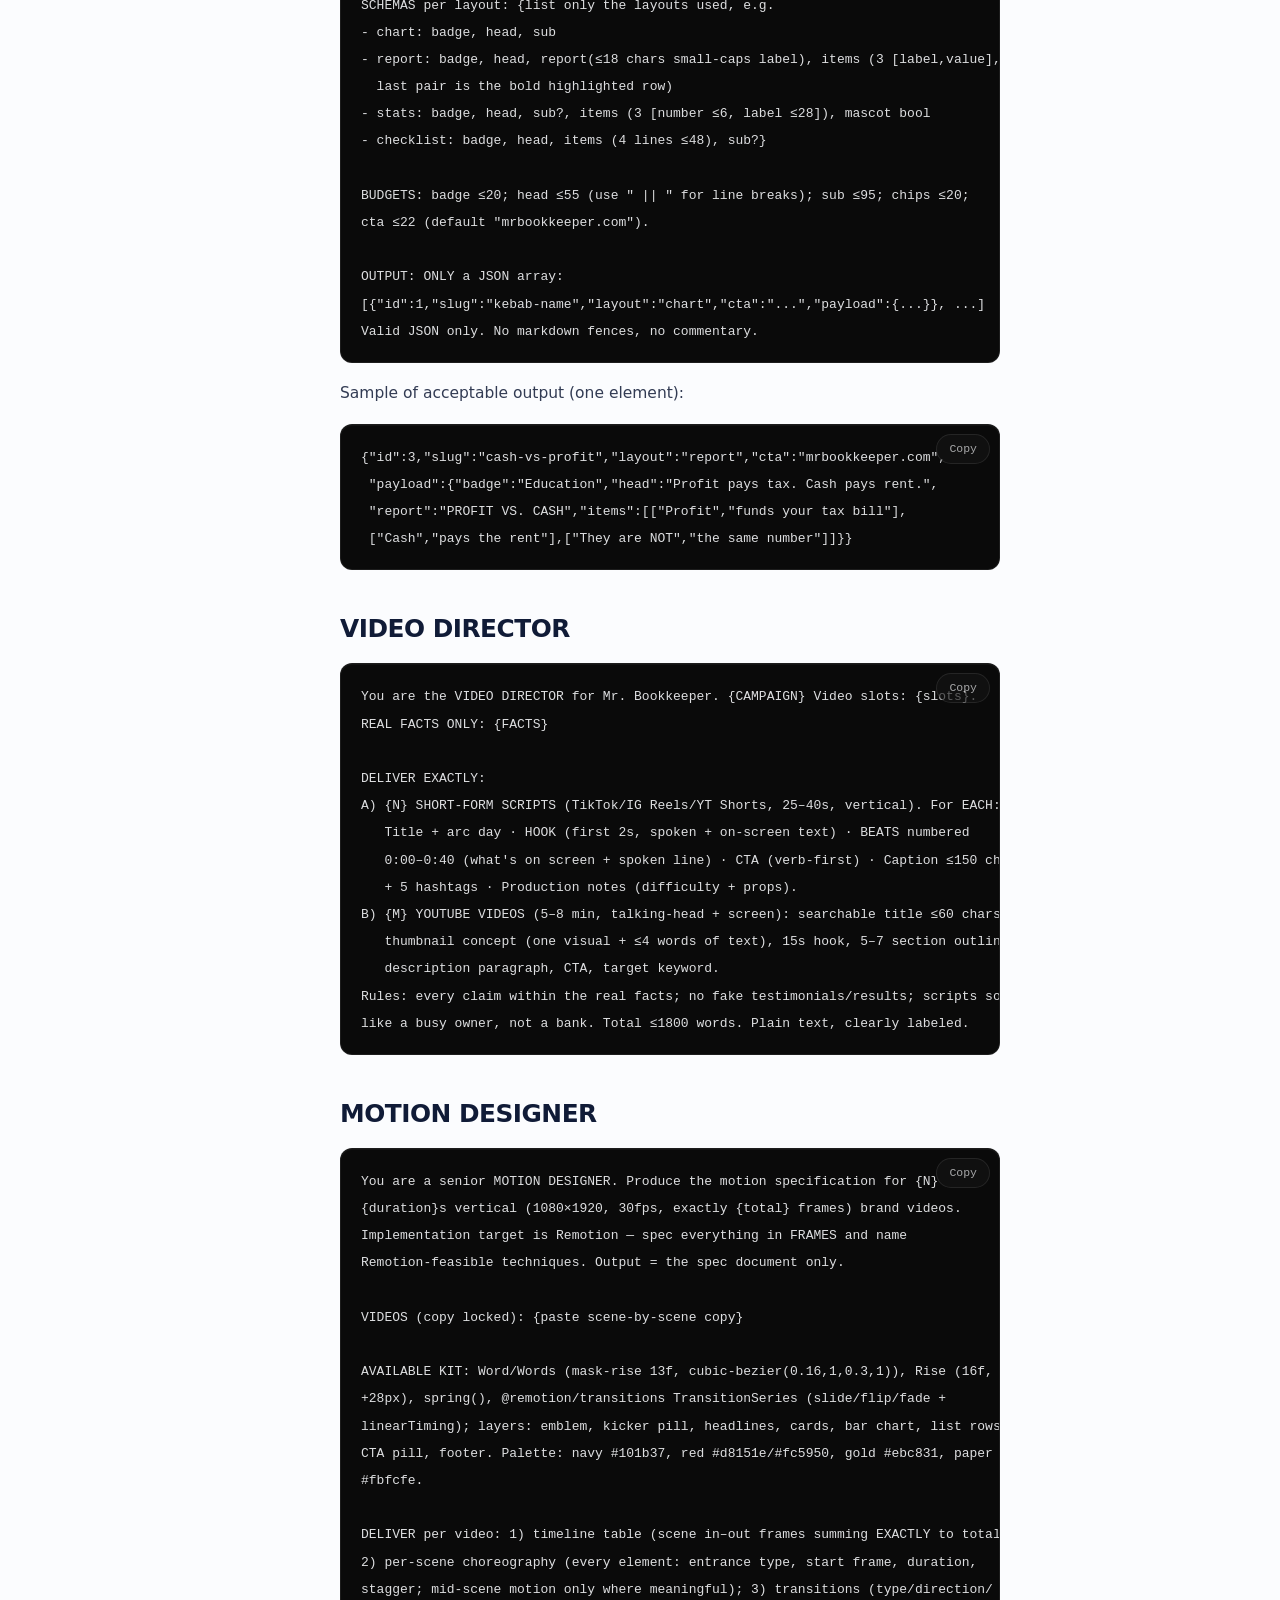
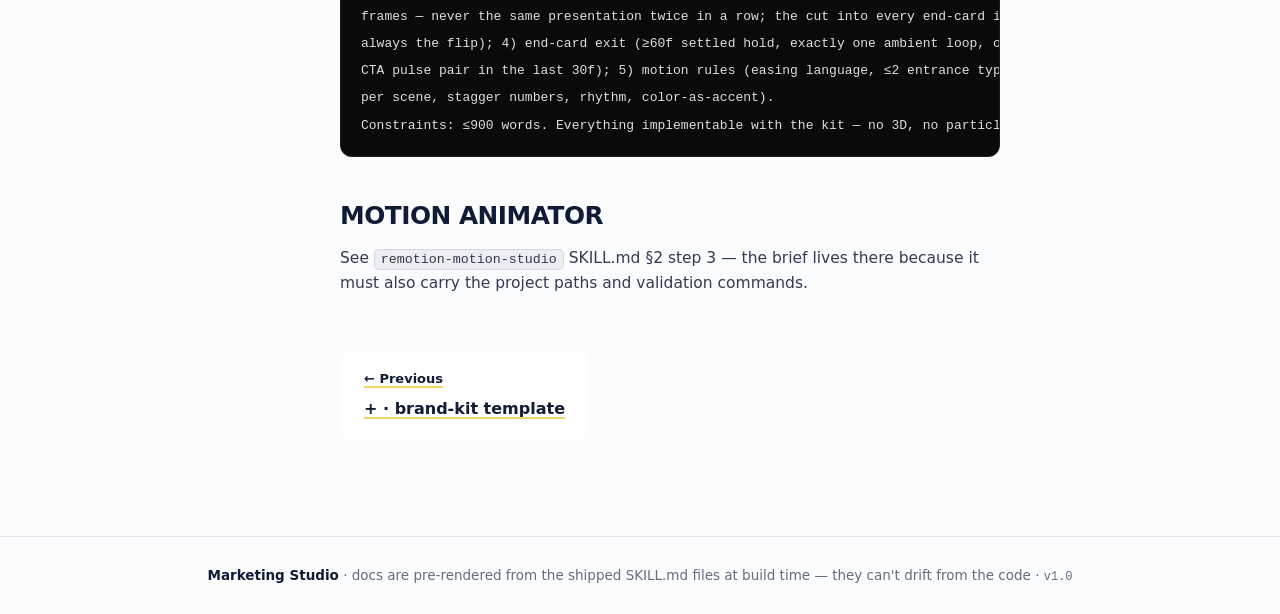
<file: docs-site/docs/role-prompts.html>
<!doctype html>
<html lang="en">
<head>
<meta charset="utf-8" />
<meta name="viewport" content="width=device-width, initial-scale=1" />
<title>agent role prompts — Marketing Studio Docs</title>
<meta name="description" content="Fill every {PLACEHOLDER} before dispatch. Every brief already contains the rules that made these land: self-contained context, real-facts-only, strict output f…" />
<meta name="theme-color" content="#fbfcfe" />
<link rel="icon" type="image/svg+xml" href="../favicon.svg" />
<meta property="og:type" content="article" />
<meta property="og:site_name" content="Marketing Studio" />
<meta property="og:image" content="https://marketing-studio-basharlouzons-projects.vercel.app/og-image.png" />
<meta property="og:url" content="https://marketing-studio-basharlouzons-projects.vercel.app/docs/role-prompts.html" />
<meta property="og:title" content="agent role prompts — Marketing Studio Docs" />
<meta property="og:description" content="Fill every {PLACEHOLDER} before dispatch. Every brief already contains the rules that made these land: self-contained context, real-facts-only, strict output f…" />
<meta name="twitter:card" content="summary" />
<meta name="twitter:title" content="agent role prompts — Marketing Studio Docs" />
<meta name="twitter:description" content="Fill every {PLACEHOLDER} before dispatch. Every brief already contains the rules that made these land: self-contained context, real-facts-only, strict output f…" />
<link rel="preconnect" href="https://fonts.googleapis.com" />
<link rel="preconnect" href="https://fonts.gstatic.com" crossorigin />
<link href="https://fonts.googleapis.com/css2?family=Geist:wght@400;500;600;700&family=Geist+Mono:wght@400;500&display=swap" rel="stylesheet" />
<link rel="stylesheet" href="../styles.css" />
</head>
<body class="docs-body">
<a class="skip" href="#doc">Skip to content</a>

<header class="nav docs-nav">
  <div class="wrap nav-inner">
    <a class="brand" href="../index.html"><span class="mark" aria-hidden="true">MS</span> Marketing Studio</a>
    <nav class="nav-links" aria-label="Primary">
      <a href="../index.html#skills">Skills</a>
      <a href="../index.html#showcase">Showcase</a>
      <a href="about.html">Docs</a>
      <a class="btn btn-gold" href="../index.html#install">Get the skills</a>
      <button class="menu-btn" id="menuBtn" type="button" aria-expanded="false" aria-controls="sidebar" aria-label="Open docs menu">
        <svg width="18" height="14" viewBox="0 0 18 14" fill="none" aria-hidden="true">
          <path d="M1 1h16M1 7h16M1 13h16" stroke="#101b37" stroke-width="1.6" stroke-linecap="round"/>
        </svg>
      </button>
    </nav>
  </div>
</header>

<button class="scrim" id="scrim" tabindex="-1" aria-hidden="true"></button>

<div class="docs-shell">
  <aside class="sidebar" id="sidebar" aria-label="Docs">
    <p class="side-label">Docs</p>
    <nav class="side-list">
      <a href="about.html">About</a>
      <a href="inspiration-intake.html">0 · inspiration-intake</a>
      <a href="mbk-brand-kit.html">1 · brand-kit</a>
      <a href="social-image-studio.html">2 · social-image-studio</a>
      <a href="marketing-agent-studio.html">3 · marketing-agent-studio</a>
      <a href="remotion-motion-studio.html">4 · remotion-motion-studio</a>
      <a href="brand-kit-template.html">+ · brand-kit template</a>
      <a href="role-prompts.html" class="active" aria-current="page">· agent role prompts</a>
    </nav>
    <div class="side-sep" role="presentation"></div>
    <nav class="side-list">
      <a href="../index.html">← Back to home</a>
      <a href="https://github.com/Basharlouzon/marketing-studio" target="_blank" rel="noopener">GitHub repo ↗</a>
    </nav>
  </aside>

  <main class="doc" id="doc">
    <header class="doc-head">
      <p class="eyebrow">Marketing Studio docs</p>
      <h1>agent role prompts</h1>
      <p class="src">Pre-rendered at build from <a href="https://github.com/Basharlouzon/marketing-studio/blob/main/skills/marketing-agent-studio/references/role-prompts.md" target="_blank" rel="noopener"><code>skills/marketing-agent-studio/references/role-prompts.md</code></a> — docs can't drift from the code. <span class="mono">Last built 2026-10-01</span></p>
    </header>
    <h1 id="role-prompts-copy-paste-briefs">ROLE PROMPTS — copy-paste briefs</h1>
<p>Fill every <code>{PLACEHOLDER}</code> before dispatch. Every brief already contains the rules that made these land: self-contained context, real-facts-only, strict output format, "commit to decisions, no options", and word limits. Read <code>mbk-brand-kit</code> §2 (facts) and §5 (voice) and paste them where marked <code>{FACTS}</code> <code>{VOICE}</code>.</p>
<h2 id="campaign-director">CAMPAIGN DIRECTOR<a class="anchor" href="#campaign-director" aria-label="Link to this section">#</a></h2>
<div class="codeblock"><button class="copy-btn" type="button">Copy</button><pre><code>You are the CAMPAIGN DIRECTOR for Mr. Bookkeeper (mrbookkeeper.com — outsourced
bookkeeping for small businesses, Los Angeles). {MONTH} campaign. Produce the campaign
plan. Final-quality, concise, no process notes.

CAMPAIGN CONCEPT (locked, build on it): &quot;{CONCEPT}&quot;
The spine: {2-3 real moments, e.g. &quot;Q3 just ended (Sep 30) → extended federal tax
deadline Oct 15 → ~90 days to year-end → holiday quarter&quot;}.

REAL FACTS ONLY (never invent clients/metrics): {FACTS}
VOICE: {VOICE}

DELIVER EXACTLY:
1. CAMPAIGN ON A PAGE — concept, audience, the one behavior we want, 3 success
   metrics for a small local brand (realistic, no vanity).
2. WEEKLY ARCS — per week: arc name, core message, hero asset, channel emphasis.
3. {N}-DAY CALENDAR — day by day: theme (short), primary channel (feed post / story /
   TikTok-Reel / YouTube / email), one line of direction. Mark reel days [R] and
   YouTube days [YT]. Weekends lighter. Special beats on {dates}.
4. CAPTION SYSTEM — 3 hashtag groups (local / vertical / category) + caption formula
   (hook line, one value line, CTA line) + 2 example captions written out.
5. ASSET MANIFEST — exact counts: key visual, feed posts, stories, reels, YouTube
   videos, emails.
Constraints: ≤1100 words. Plain-spoken. No vanity jargon.
</code></pre></div>
<h2 id="content-writer">CONTENT WRITER<a class="anchor" href="#content-writer" aria-label="Link to this section">#</a></h2>
<div class="codeblock"><button class="copy-btn" type="button">Copy</button><pre><code>You are the CONTENT WRITER for Mr. Bookkeeper. {TASK}. Write final display copy that
drops straight into image templates. No preamble, output ONLY the JSON described below.

REAL FACTS ONLY (never invent): {FACTS}
VOICE: {VOICE} — never: solutions, utilize, seamless, esteemed, leverage(verb);
sentence case; numerals ($495/mo, 48 hours); verb-first CTAs
(&quot;Get your free snapshot&quot; / &quot;See your price in seconds&quot; / &quot;Hand it to Mr. B&quot;).

SCHEMAS per layout: {list only the layouts used, e.g.
- chart: badge, head, sub
- report: badge, head, report(≤18 chars small-caps label), items (3 [label,value],
  last pair is the bold highlighted row)
- stats: badge, head, sub?, items (3 [number ≤6, label ≤28]), mascot bool
- checklist: badge, head, items (4 lines ≤48), sub?}

BUDGETS: badge ≤20; head ≤55 (use &quot; || &quot; for line breaks); sub ≤95; chips ≤20;
cta ≤22 (default &quot;mrbookkeeper.com&quot;).

OUTPUT: ONLY a JSON array:
[{&quot;id&quot;:1,&quot;slug&quot;:&quot;kebab-name&quot;,&quot;layout&quot;:&quot;chart&quot;,&quot;cta&quot;:&quot;...&quot;,&quot;payload&quot;:{...}}, ...]
Valid JSON only. No markdown fences, no commentary.
</code></pre></div>
<p>Sample of acceptable output (one element):</p>
<div class="codeblock"><button class="copy-btn" type="button">Copy</button><pre><code class="language-json">{&quot;id&quot;:3,&quot;slug&quot;:&quot;cash-vs-profit&quot;,&quot;layout&quot;:&quot;report&quot;,&quot;cta&quot;:&quot;mrbookkeeper.com&quot;,
 &quot;payload&quot;:{&quot;badge&quot;:&quot;Education&quot;,&quot;head&quot;:&quot;Profit pays tax. Cash pays rent.&quot;,
 &quot;report&quot;:&quot;PROFIT VS. CASH&quot;,&quot;items&quot;:[[&quot;Profit&quot;,&quot;funds your tax bill&quot;],
 [&quot;Cash&quot;,&quot;pays the rent&quot;],[&quot;They are NOT&quot;,&quot;the same number&quot;]]}}
</code></pre></div>
<h2 id="video-director">VIDEO DIRECTOR<a class="anchor" href="#video-director" aria-label="Link to this section">#</a></h2>
<div class="codeblock"><button class="copy-btn" type="button">Copy</button><pre><code>You are the VIDEO DIRECTOR for Mr. Bookkeeper. {CAMPAIGN} Video slots: {slots}.
REAL FACTS ONLY: {FACTS}

DELIVER EXACTLY:
A) {N} SHORT-FORM SCRIPTS (TikTok/IG Reels/YT Shorts, 25–40s, vertical). For EACH:
   Title + arc day · HOOK (first 2s, spoken + on-screen text) · BEATS numbered
   0:00–0:40 (what's on screen + spoken line) · CTA (verb-first) · Caption ≤150 chars
   + 5 hashtags · Production notes (difficulty + props).
B) {M} YOUTUBE VIDEOS (5–8 min, talking-head + screen): searchable title ≤60 chars,
   thumbnail concept (one visual + ≤4 words of text), 15s hook, 5–7 section outline,
   description paragraph, CTA, target keyword.
Rules: every claim within the real facts; no fake testimonials/results; scripts sound
like a busy owner, not a bank. Total ≤1800 words. Plain text, clearly labeled.
</code></pre></div>
<h2 id="motion-designer">MOTION DESIGNER<a class="anchor" href="#motion-designer" aria-label="Link to this section">#</a></h2>
<div class="codeblock"><button class="copy-btn" type="button">Copy</button><pre><code>You are a senior MOTION DESIGNER. Produce the motion specification for {N}
{duration}s vertical (1080×1920, 30fps, exactly {total} frames) brand videos.
Implementation target is Remotion — spec everything in FRAMES and name
Remotion-feasible techniques. Output = the spec document only.

VIDEOS (copy locked): {paste scene-by-scene copy}

AVAILABLE KIT: Word/Words (mask-rise 13f, cubic-bezier(0.16,1,0.3,1)), Rise (16f,
+28px), spring(), @remotion/transitions TransitionSeries (slide/flip/fade +
linearTiming); layers: emblem, kicker pill, headlines, cards, bar chart, list rows,
CTA pill, footer. Palette: navy #101b37, red #d8151e/#fc5950, gold #ebc831, paper
#fbfcfe.

DELIVER per video: 1) timeline table (scene in–out frames summing EXACTLY to total);
2) per-scene choreography (every element: entrance type, start frame, duration,
stagger; mid-scene motion only where meaningful); 3) transitions (type/direction/
frames — never the same presentation twice in a row; the cut into every end-card is
always the flip); 4) end-card exit (≥60f settled hold, exactly one ambient loop, one
CTA pulse pair in the last 30f); 5) motion rules (easing language, ≤2 entrance types
per scene, stagger numbers, rhythm, color-as-accent).
Constraints: ≤900 words. Everything implementable with the kit — no 3D, no particles.
</code></pre></div>
<h2 id="motion-animator">MOTION ANIMATOR<a class="anchor" href="#motion-animator" aria-label="Link to this section">#</a></h2>
<p>See <code>remotion-motion-studio</code> SKILL.md §2 step 3 — the brief lives there because it
must also carry the project paths and validation commands.</p>

    <nav class="pager" aria-label="Adjacent pages">
      <a class="pager-link prev" href="brand-kit-template.html"><span>← Previous</span><b>+ · brand-kit template</b></a>
      <span></span>
    </nav>
  </main>

  <aside class="toc" aria-label="On this page">
    <p class="toc-label">On this page</p>
    <ul>
      <li><a href="#campaign-director">CAMPAIGN DIRECTOR</a></li>
<li><a href="#content-writer">CONTENT WRITER</a></li>
<li><a href="#video-director">VIDEO DIRECTOR</a></li>
<li><a href="#motion-designer">MOTION DESIGNER</a></li>
<li><a href="#motion-animator">MOTION ANIMATOR</a></li>
    </ul>
  </aside>
</div>

<footer class="docs-footer">
  <b>Marketing Studio</b> · docs are pre-rendered from the shipped SKILL.md files at build time — they can't drift from the code · <span style="font-family: var(--mono); font-size: 12px;">v1.0</span>
</footer>

<script src="../app.js"></script>
</body>
</html>
</file>
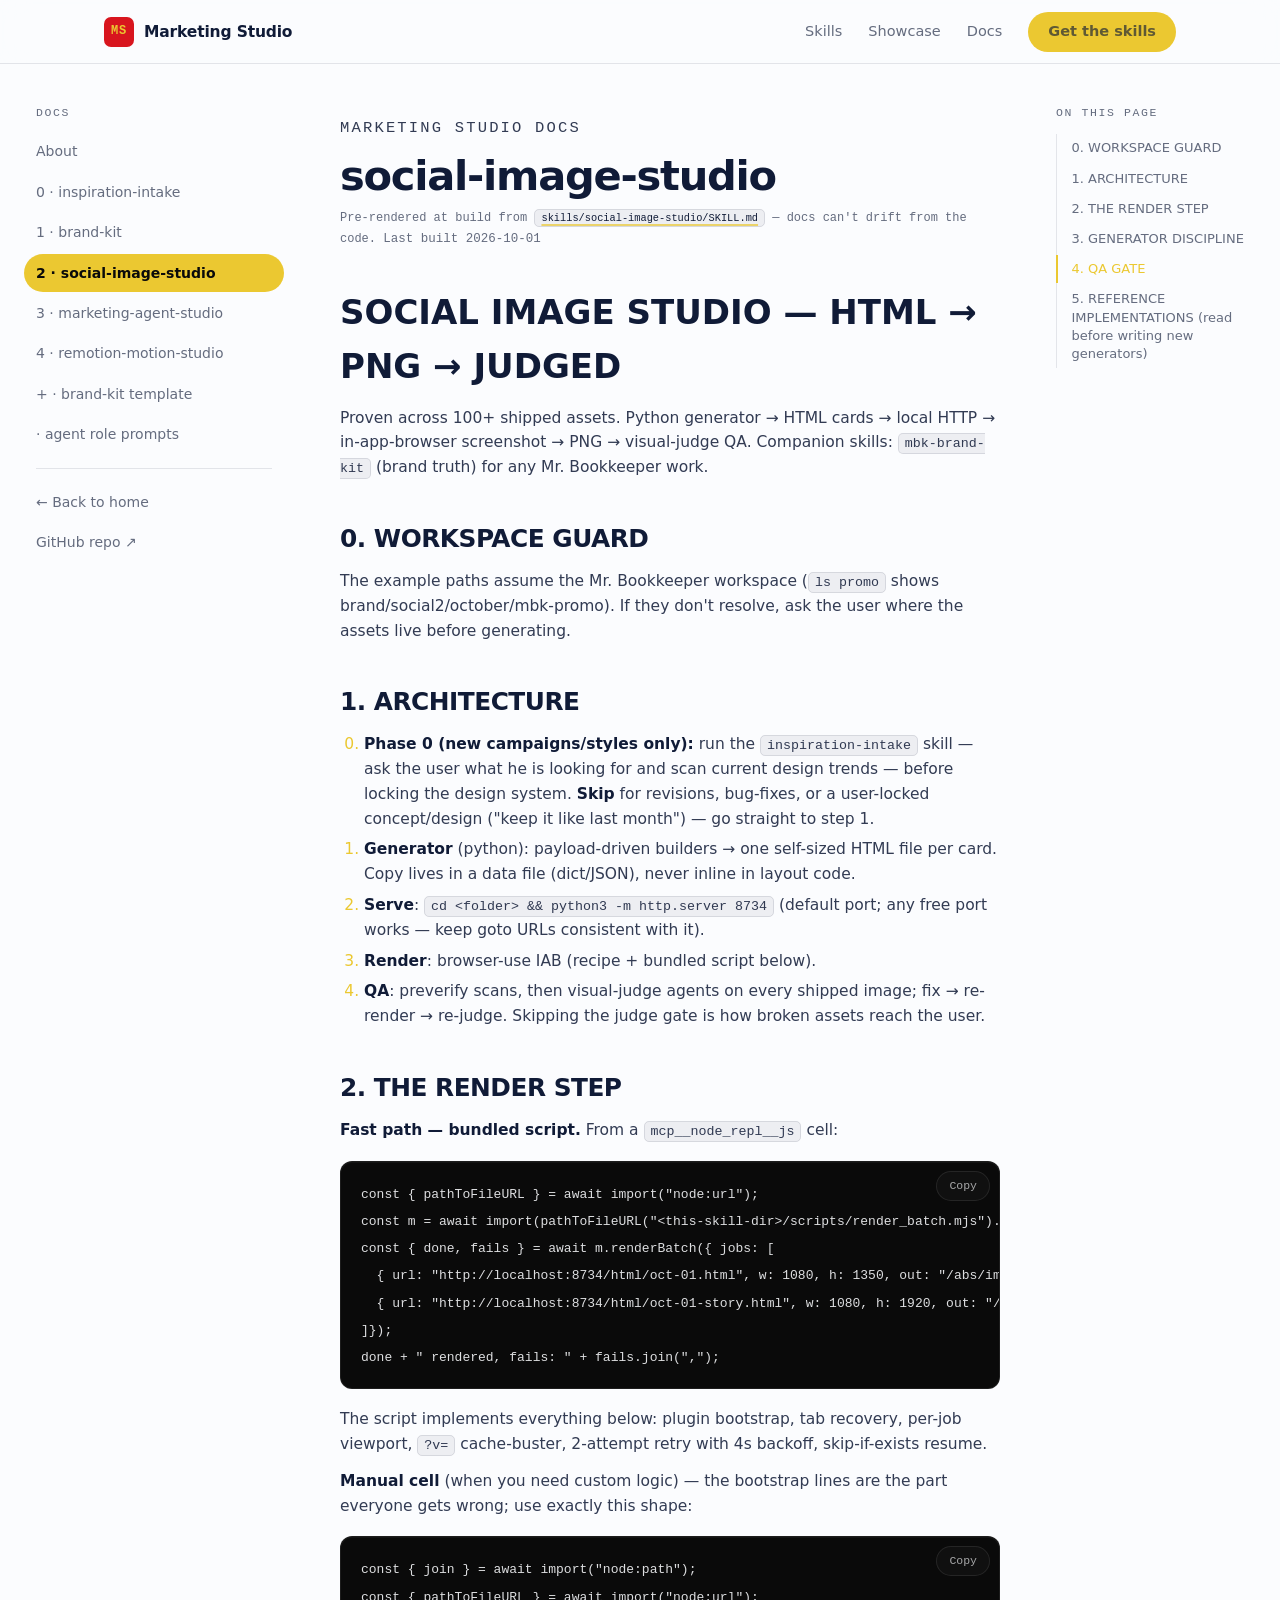
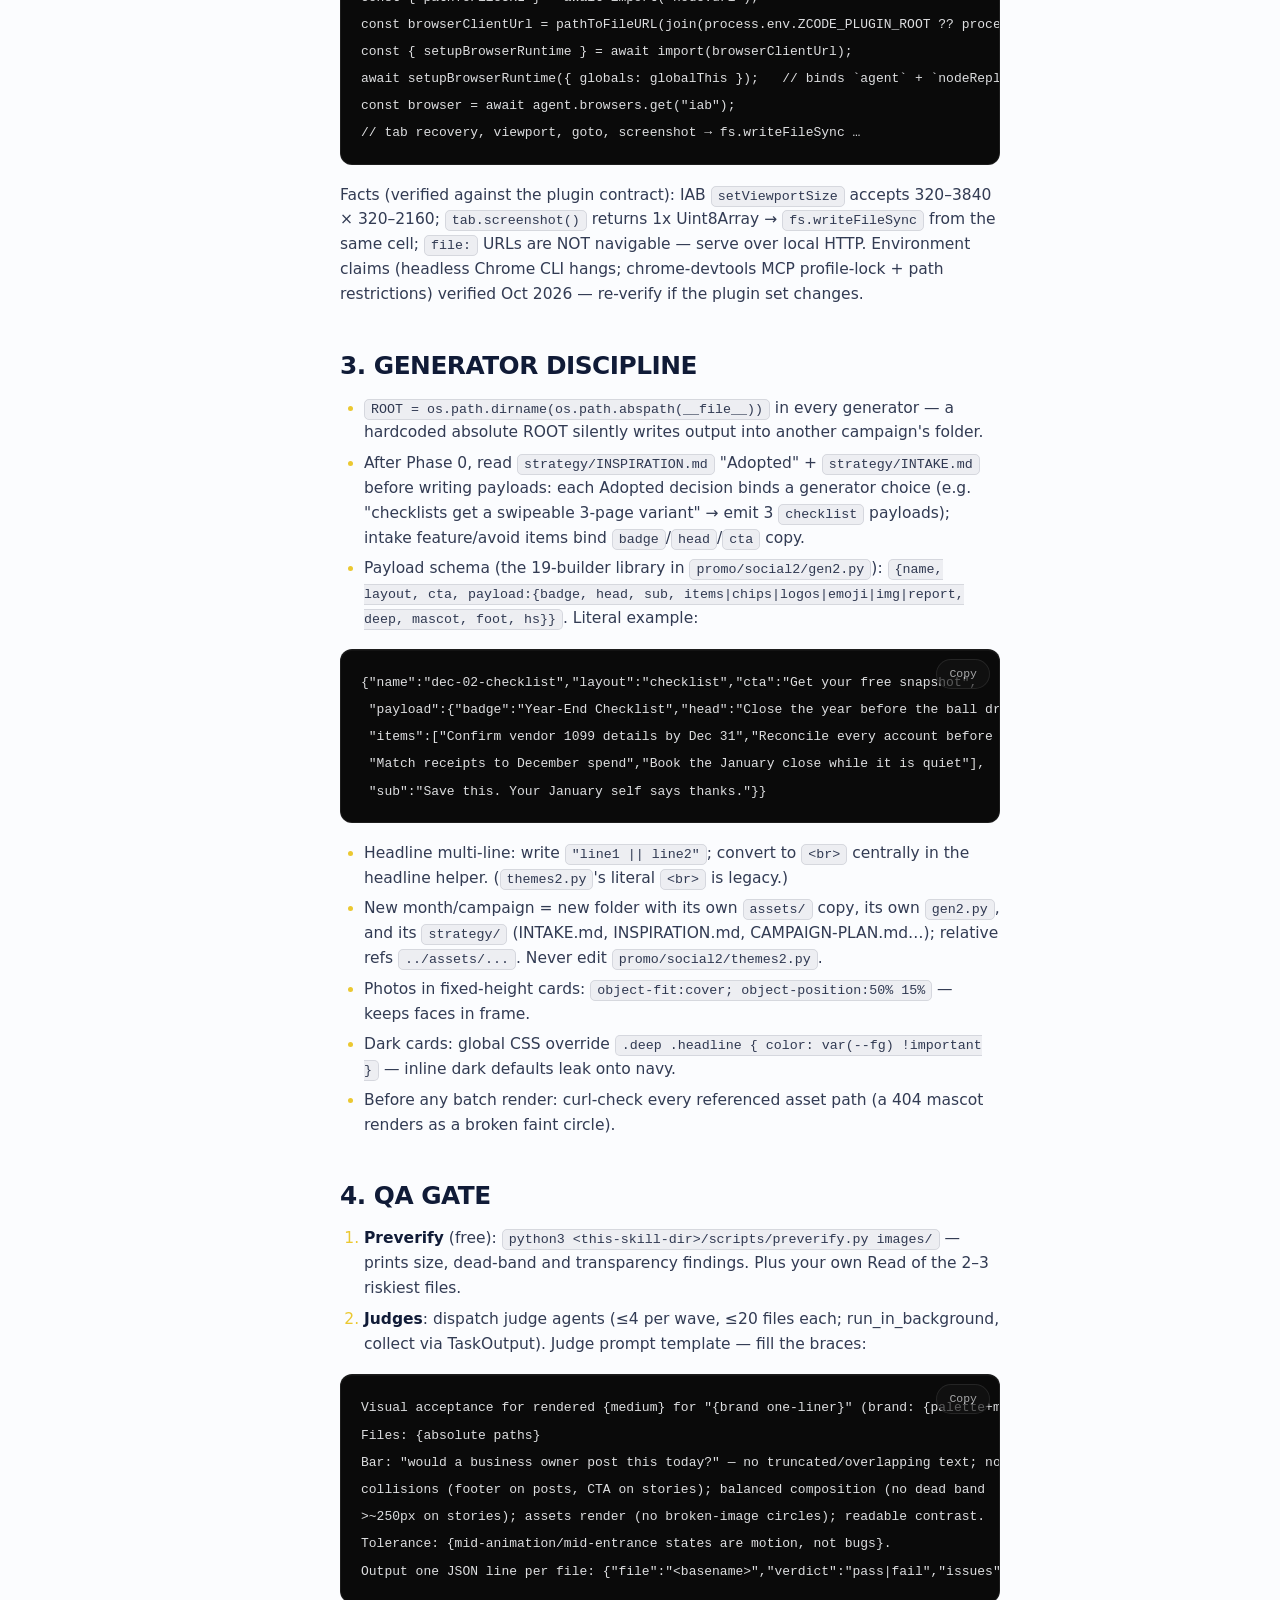
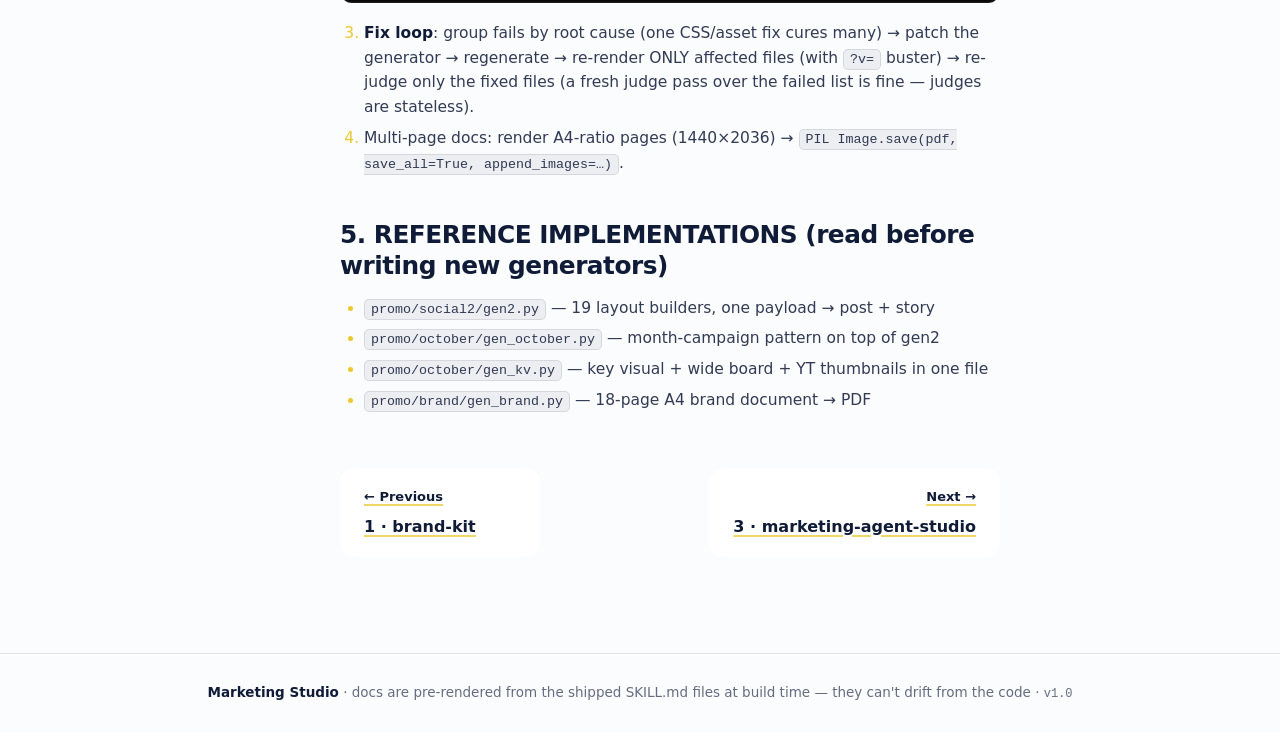
<file: docs-site/docs/social-image-studio.html>
<!doctype html>
<html lang="en">
<head>
<meta charset="utf-8" />
<meta name="viewport" content="width=device-width, initial-scale=1" />
<title>social-image-studio — Marketing Studio Docs</title>
<meta name="description" content="Proven across 100+ shipped assets. Python generator → HTML cards → local HTTP → in-app-browser screenshot → PNG → visual-judge QA. Companion skills: mbk-brand-…" />
<meta name="theme-color" content="#fbfcfe" />
<link rel="icon" type="image/svg+xml" href="../favicon.svg" />
<meta property="og:type" content="article" />
<meta property="og:site_name" content="Marketing Studio" />
<meta property="og:image" content="https://marketing-studio-basharlouzons-projects.vercel.app/og-image.png" />
<meta property="og:url" content="https://marketing-studio-basharlouzons-projects.vercel.app/docs/social-image-studio.html" />
<meta property="og:title" content="social-image-studio — Marketing Studio Docs" />
<meta property="og:description" content="Proven across 100+ shipped assets. Python generator → HTML cards → local HTTP → in-app-browser screenshot → PNG → visual-judge QA. Companion skills: mbk-brand-…" />
<meta name="twitter:card" content="summary" />
<meta name="twitter:title" content="social-image-studio — Marketing Studio Docs" />
<meta name="twitter:description" content="Proven across 100+ shipped assets. Python generator → HTML cards → local HTTP → in-app-browser screenshot → PNG → visual-judge QA. Companion skills: mbk-brand-…" />
<link rel="preconnect" href="https://fonts.googleapis.com" />
<link rel="preconnect" href="https://fonts.gstatic.com" crossorigin />
<link href="https://fonts.googleapis.com/css2?family=Geist:wght@400;500;600;700&family=Geist+Mono:wght@400;500&display=swap" rel="stylesheet" />
<link rel="stylesheet" href="../styles.css" />
</head>
<body class="docs-body">
<a class="skip" href="#doc">Skip to content</a>

<header class="nav docs-nav">
  <div class="wrap nav-inner">
    <a class="brand" href="../index.html"><span class="mark" aria-hidden="true">MS</span> Marketing Studio</a>
    <nav class="nav-links" aria-label="Primary">
      <a href="../index.html#skills">Skills</a>
      <a href="../index.html#showcase">Showcase</a>
      <a href="about.html">Docs</a>
      <a class="btn btn-gold" href="../index.html#install">Get the skills</a>
      <button class="menu-btn" id="menuBtn" type="button" aria-expanded="false" aria-controls="sidebar" aria-label="Open docs menu">
        <svg width="18" height="14" viewBox="0 0 18 14" fill="none" aria-hidden="true">
          <path d="M1 1h16M1 7h16M1 13h16" stroke="#101b37" stroke-width="1.6" stroke-linecap="round"/>
        </svg>
      </button>
    </nav>
  </div>
</header>

<button class="scrim" id="scrim" tabindex="-1" aria-hidden="true"></button>

<div class="docs-shell">
  <aside class="sidebar" id="sidebar" aria-label="Docs">
    <p class="side-label">Docs</p>
    <nav class="side-list">
      <a href="about.html">About</a>
      <a href="inspiration-intake.html">0 · inspiration-intake</a>
      <a href="mbk-brand-kit.html">1 · brand-kit</a>
      <a href="social-image-studio.html" class="active" aria-current="page">2 · social-image-studio</a>
      <a href="marketing-agent-studio.html">3 · marketing-agent-studio</a>
      <a href="remotion-motion-studio.html">4 · remotion-motion-studio</a>
      <a href="brand-kit-template.html">+ · brand-kit template</a>
      <a href="role-prompts.html">· agent role prompts</a>
    </nav>
    <div class="side-sep" role="presentation"></div>
    <nav class="side-list">
      <a href="../index.html">← Back to home</a>
      <a href="https://github.com/Basharlouzon/marketing-studio" target="_blank" rel="noopener">GitHub repo ↗</a>
    </nav>
  </aside>

  <main class="doc" id="doc">
    <header class="doc-head">
      <p class="eyebrow">Marketing Studio docs</p>
      <h1>social-image-studio</h1>
      <p class="src">Pre-rendered at build from <a href="https://github.com/Basharlouzon/marketing-studio/blob/main/skills/social-image-studio/SKILL.md" target="_blank" rel="noopener"><code>skills/social-image-studio/SKILL.md</code></a> — docs can't drift from the code. <span class="mono">Last built 2026-10-01</span></p>
    </header>
    <h1 id="social-image-studio-html-png-judged">SOCIAL IMAGE STUDIO — HTML → PNG → JUDGED</h1>
<p>Proven across 100+ shipped assets. Python generator → HTML cards → local HTTP → in-app-browser screenshot → PNG → visual-judge QA. Companion skills: <code>mbk-brand-kit</code> (brand truth) for any Mr. Bookkeeper work.</p>
<h2 id="0-workspace-guard">0. WORKSPACE GUARD<a class="anchor" href="#0-workspace-guard" aria-label="Link to this section">#</a></h2>
<p>The example paths assume the Mr. Bookkeeper workspace (<code>ls promo</code> shows brand/social2/october/mbk-promo). If they don't resolve, ask the user where the assets live before generating.</p>
<h2 id="1-architecture">1. ARCHITECTURE<a class="anchor" href="#1-architecture" aria-label="Link to this section">#</a></h2>
<ol start="0">
<li><strong>Phase 0 (new campaigns/styles only):</strong> run the <code>inspiration-intake</code> skill — ask the user what he is looking for and scan current design trends — before locking the design system. <strong>Skip</strong> for revisions, bug-fixes, or a user-locked concept/design ("keep it like last month") — go straight to step 1.</li>
<li><strong>Generator</strong> (python): payload-driven builders → one self-sized HTML file per card. Copy lives in a data file (dict/JSON), never inline in layout code.</li>
<li><strong>Serve</strong>: <code>cd &lt;folder&gt; &amp;&amp; python3 -m http.server 8734</code> (default port; any free port works — keep goto URLs consistent with it).</li>
<li><strong>Render</strong>: browser-use IAB (recipe + bundled script below).</li>
<li><strong>QA</strong>: preverify scans, then visual-judge agents on every shipped image; fix → re-render → re-judge. Skipping the judge gate is how broken assets reach the user.</li>
</ol>
<h2 id="2-the-render-step">2. THE RENDER STEP<a class="anchor" href="#2-the-render-step" aria-label="Link to this section">#</a></h2>
<p><strong>Fast path — bundled script.</strong> From a <code>mcp__node_repl__js</code> cell:</p>
<div class="codeblock"><button class="copy-btn" type="button">Copy</button><pre><code class="language-js">const { pathToFileURL } = await import(&quot;node:url&quot;);
const m = await import(pathToFileURL(&quot;&lt;this-skill-dir&gt;/scripts/render_batch.mjs&quot;).href);
const { done, fails } = await m.renderBatch({ jobs: [
  { url: &quot;http://localhost:8734/html/oct-01.html&quot;, w: 1080, h: 1350, out: &quot;/abs/images/oct-01.png&quot; },
  { url: &quot;http://localhost:8734/html/oct-01-story.html&quot;, w: 1080, h: 1920, out: &quot;/abs/images/oct-01-story.png&quot; },
]});
done + &quot; rendered, fails: &quot; + fails.join(&quot;,&quot;);
</code></pre></div>
<p>The script implements everything below: plugin bootstrap, tab recovery, per-job viewport, <code>?v=</code> cache-buster, 2-attempt retry with 4s backoff, skip-if-exists resume.</p>
<p><strong>Manual cell</strong> (when you need custom logic) — the bootstrap lines are the part everyone gets wrong; use exactly this shape:</p>
<div class="codeblock"><button class="copy-btn" type="button">Copy</button><pre><code class="language-js">const { join } = await import(&quot;node:path&quot;);
const { pathToFileURL } = await import(&quot;node:url&quot;);
const browserClientUrl = pathToFileURL(join(process.env.ZCODE_PLUGIN_ROOT ?? process.env.CLAUDE_PLUGIN_ROOT, &quot;scripts&quot;, &quot;browser-client.mjs&quot;)).href;
const { setupBrowserRuntime } = await import(browserClientUrl);
await setupBrowserRuntime({ globals: globalThis });   // binds `agent` + `nodeRepl` globals
const browser = await agent.browsers.get(&quot;iab&quot;);
// tab recovery, viewport, goto, screenshot → fs.writeFileSync …
</code></pre></div>
<p>Facts (verified against the plugin contract): IAB <code>setViewportSize</code> accepts 320–3840 × 320–2160; <code>tab.screenshot()</code> returns 1x Uint8Array → <code>fs.writeFileSync</code> from the same cell; <code>file:</code> URLs are NOT navigable — serve over local HTTP.
Environment claims (headless Chrome CLI hangs; chrome-devtools MCP profile-lock + path restrictions) verified Oct 2026 — re-verify if the plugin set changes.</p>
<h2 id="3-generator-discipline">3. GENERATOR DISCIPLINE<a class="anchor" href="#3-generator-discipline" aria-label="Link to this section">#</a></h2>
<ul>
<li><code>ROOT = os.path.dirname(os.path.abspath(__file__))</code> in every generator — a hardcoded absolute ROOT silently writes output into another campaign's folder.</li>
<li>After Phase 0, read <code>strategy/INSPIRATION.md</code> "Adopted" + <code>strategy/INTAKE.md</code> before writing payloads: each Adopted decision binds a generator choice (e.g. "checklists get a swipeable 3-page variant" → emit 3 <code>checklist</code> payloads); intake feature/avoid items bind <code>badge</code>/<code>head</code>/<code>cta</code> copy.</li>
<li>Payload schema (the 19-builder library in <code>promo/social2/gen2.py</code>): <code>{name, layout, cta, payload:{badge, head, sub, items|chips|logos|emoji|img|report, deep, mascot, foot, hs}}</code>. Literal example:</li>
</ul>
<div class="codeblock"><button class="copy-btn" type="button">Copy</button><pre><code class="language-python">{&quot;name&quot;:&quot;dec-02-checklist&quot;,&quot;layout&quot;:&quot;checklist&quot;,&quot;cta&quot;:&quot;Get your free snapshot&quot;,
 &quot;payload&quot;:{&quot;badge&quot;:&quot;Year-End Checklist&quot;,&quot;head&quot;:&quot;Close the year before the ball drops.&quot;,
 &quot;items&quot;:[&quot;Confirm vendor 1099 details by Dec 31&quot;,&quot;Reconcile every account before Jan 1&quot;,
 &quot;Match receipts to December spend&quot;,&quot;Book the January close while it is quiet&quot;],
 &quot;sub&quot;:&quot;Save this. Your January self says thanks.&quot;}}
</code></pre></div>
<ul>
<li>Headline multi-line: write <code>"line1 || line2"</code>; convert to <code>&lt;br&gt;</code> centrally in the headline helper. (<code>themes2.py</code>'s literal <code>&lt;br&gt;</code> is legacy.)</li>
<li>New month/campaign = new folder with its own <code>assets/</code> copy, its own <code>gen2.py</code>, and its <code>strategy/</code> (INTAKE.md, INSPIRATION.md, CAMPAIGN-PLAN.md…); relative refs <code>../assets/...</code>. Never edit <code>promo/social2/themes2.py</code>.</li>
<li>Photos in fixed-height cards: <code>object-fit:cover; object-position:50% 15%</code> — keeps faces in frame.</li>
<li>Dark cards: global CSS override <code>.deep .headline { color: var(--fg) !important }</code> — inline dark defaults leak onto navy.</li>
<li>Before any batch render: curl-check every referenced asset path (a 404 mascot renders as a broken faint circle).</li>
</ul>
<h2 id="4-qa-gate">4. QA GATE<a class="anchor" href="#4-qa-gate" aria-label="Link to this section">#</a></h2>
<ol>
<li><strong>Preverify</strong> (free): <code>python3 &lt;this-skill-dir&gt;/scripts/preverify.py images/</code> — prints size, dead-band and transparency findings. Plus your own Read of the 2–3 riskiest files.</li>
<li><strong>Judges</strong>: dispatch judge agents (≤4 per wave, ≤20 files each; run_in_background, collect via TaskOutput). Judge prompt template — fill the braces:</li>
</ol>
<div class="codeblock"><button class="copy-btn" type="button">Copy</button><pre><code>Visual acceptance for rendered {medium} for &quot;{brand one-liner}&quot; (brand: {palette+mascot+font}).
Files: {absolute paths}
Bar: &quot;would a business owner post this today?&quot; — no truncated/overlapping text; no
collisions (footer on posts, CTA on stories); balanced composition (no dead band
&gt;~250px on stories); assets render (no broken-image circles); readable contrast.
Tolerance: {mid-animation/mid-entrance states are motion, not bugs}.
Output one JSON line per file: {&quot;file&quot;:&quot;&lt;basename&gt;&quot;,&quot;verdict&quot;:&quot;pass|fail&quot;,&quot;issues&quot;:[&quot;specific evidence&quot;]}.
</code></pre></div>
<ol start="3">
<li><strong>Fix loop</strong>: group fails by root cause (one CSS/asset fix cures many) → patch the generator → regenerate → re-render ONLY affected files (with <code>?v=</code> buster) → re-judge only the fixed files (a fresh judge pass over the failed list is fine — judges are stateless).</li>
<li>Multi-page docs: render A4-ratio pages (1440×2036) → <code>PIL Image.save(pdf, save_all=True, append_images=…)</code>.</li>
</ol>
<h2 id="5-reference-implementations-read-before-writing-new-generators">5. REFERENCE IMPLEMENTATIONS (read before writing new generators)<a class="anchor" href="#5-reference-implementations-read-before-writing-new-generators" aria-label="Link to this section">#</a></h2>
<ul>
<li><code>promo/social2/gen2.py</code> — 19 layout builders, one payload → post + story</li>
<li><code>promo/october/gen_october.py</code> — month-campaign pattern on top of gen2</li>
<li><code>promo/october/gen_kv.py</code> — key visual + wide board + YT thumbnails in one file</li>
<li><code>promo/brand/gen_brand.py</code> — 18-page A4 brand document → PDF</li>
</ul>

    <nav class="pager" aria-label="Adjacent pages">
      <a class="pager-link prev" href="mbk-brand-kit.html"><span>← Previous</span><b>1 · brand-kit</b></a>
      <a class="pager-link next" href="marketing-agent-studio.html"><span>Next →</span><b>3 · marketing-agent-studio</b></a>
    </nav>
  </main>

  <aside class="toc" aria-label="On this page">
    <p class="toc-label">On this page</p>
    <ul>
      <li><a href="#0-workspace-guard">0. WORKSPACE GUARD</a></li>
<li><a href="#1-architecture">1. ARCHITECTURE</a></li>
<li><a href="#2-the-render-step">2. THE RENDER STEP</a></li>
<li><a href="#3-generator-discipline">3. GENERATOR DISCIPLINE</a></li>
<li><a href="#4-qa-gate">4. QA GATE</a></li>
<li><a href="#5-reference-implementations-read-before-writing-new-generators">5. REFERENCE IMPLEMENTATIONS (read before writing new generators)</a></li>
    </ul>
  </aside>
</div>

<footer class="docs-footer">
  <b>Marketing Studio</b> · docs are pre-rendered from the shipped SKILL.md files at build time — they can't drift from the code · <span style="font-family: var(--mono); font-size: 12px;">v1.0</span>
</footer>

<script src="../app.js"></script>
</body>
</html>
</file>
<file: docs-site/styles.css>
/* ============================================================
   Marketing Studio — docs site
   Landing: black (#0a0a0a, see home.css). Docs: light paper (#fbfcfe).
   Gold #ebc831 = only action color. Red #d8151e = signal only.
   ============================================================ */

/* ---------- tokens ---------- */
:root {
  --navy: #0a0a0a;
  --navy-2: #141414;
  --paper: #fbfcfe;
  --ink: #101b37;
  --gold: #ebc831;
  --red: #d8151e;
  --white: #fbfcfe;
  --line-d: rgba(251, 252, 254, 0.08);
  --line-d-strong: rgba(251, 252, 254, 0.14);
  --hl: rgba(251, 252, 254, 0.04);
  --txt-d: #fbfcfe;
  --txt-d-muted: rgba(251, 252, 254, 0.62);
  --txt-d-faint: rgba(251, 252, 254, 0.4);
  --line-l: rgba(16, 27, 55, 0.1);
  --txt-l: #101b37;
  --txt-l-muted: rgba(16, 27, 55, 0.64);
  --r-card: 12px;
  --r-ctl: 8px;
  --nav-h: 64px;
  --font: "IBM Plex Sans", system-ui, -apple-system, "Segoe UI", sans-serif;
  --mono: "IBM Plex Mono", ui-monospace, SFMono-Regular, Menlo, monospace;
}

/* ---------- reset ---------- */
*, *::before, *::after { box-sizing: border-box; }
* { margin: 0; }
html { scroll-behavior: smooth; -webkit-text-size-adjust: 100%; }
body {
  font-family: var(--font);
  font-size: 17px;
  line-height: 1.6;
  -webkit-font-smoothing: antialiased;
  text-rendering: optimizeLegibility;
}
img, video { display: block; max-width: 100%; }
a { color: inherit; }
button { font: inherit; color: inherit; background: none; border: 0; cursor: pointer; }
code, kbd, pre, samp { font-family: var(--mono); }
::selection { background: rgba(235, 200, 49, 0.28); color: inherit; }

:focus-visible {
  outline: 2px solid var(--gold);
  outline-offset: 2px;
  border-radius: 2px;
}

.skip {
  position: absolute;
  left: 16px;
  top: -48px;
  z-index: 200;
  padding: 10px 16px;
  background: var(--gold);
  color: var(--navy);
  font-weight: 600;
  font-size: 14px;
  border-radius: var(--r-ctl);
  text-decoration: none;
  transition: top 160ms ease;
}
.skip:focus { top: 12px; }

.wrap { max-width: 1120px; margin: 0 auto; padding: 0 24px; }

.eyebrow {
  font-family: var(--mono);
  font-size: 12.5px;
  font-weight: 500;
  letter-spacing: 0.14em;
  text-transform: uppercase;
  color: var(--gold);
}

/* ============================================================
   LANDING — dark
   ============================================================ */
body.landing {
  background: var(--navy);
  color: var(--txt-d);
}

/* --- background texture: gold glow + grid + noise --- */
.bg {
  position: fixed;
  inset: 0;
  z-index: -1;
  pointer-events: none;
  overflow: hidden;
}
.bg-glow {
  position: absolute;
  left: 50%;
  top: -180px;
  width: 900px;
  height: 900px;
  transform: translateX(-50%);
  background: radial-gradient(circle, rgba(235, 200, 49, 0.075) 0%, rgba(235, 200, 49, 0.03) 42%, transparent 70%);
}
.bg-grid {
  position: absolute;
  inset: 0;
  background-image:
    linear-gradient(rgba(251, 252, 254, 0.05) 1px, transparent 1px),
    linear-gradient(90deg, rgba(251, 252, 254, 0.05) 1px, transparent 1px);
  background-size: 64px 64px;
  -webkit-mask-image: radial-gradient(1200px 900px at 50% 0%, #000 25%, transparent 78%);
  mask-image: radial-gradient(1200px 900px at 50% 0%, #000 25%, transparent 78%);
}
.bg-noise {
  position: absolute;
  inset: 0;
  opacity: 0.03;
  background-image: url("data:image/svg+xml,%3Csvg xmlns='http://www.w3.org/2000/svg' width='160' height='160'%3E%3Cfilter id='n'%3E%3CfeTurbulence type='fractalNoise' baseFrequency='0.9' numOctaves='2'/%3E%3C/filter%3E%3Crect width='160' height='160' filter='url(%23n)'/%3E%3C/svg%3E");
}

/* --- nav --- */
.nav {
  position: sticky;
  top: 0;
  z-index: 100;
  height: var(--nav-h);
  border-bottom: 1px solid var(--line-d);
  background: rgba(10, 10, 10, 0.92);
  -webkit-backdrop-filter: blur(14px);
  backdrop-filter: blur(14px);
}
.nav-inner {
  height: var(--nav-h);
  display: flex;
  align-items: center;
  justify-content: space-between;
  gap: 24px;
}
.brand {
  display: flex;
  align-items: center;
  gap: 10px;
  font-weight: 600;
  font-size: 15.5px;
  letter-spacing: -0.01em;
  text-decoration: none;
}
.mark {
  display: grid;
  place-items: center;
  width: 30px;
  height: 30px;
  border-radius: 7px;
  background: var(--red);
  color: var(--gold);
  font-family: var(--mono);
  font-size: 12px;
  font-weight: 700;
  letter-spacing: 0.06em;
  flex: none;
}
.nav-links {
  display: flex;
  align-items: center;
  gap: 26px;
}
.nav-links a {
  font-size: 14.5px;
  color: var(--txt-d-muted);
  text-decoration: none;
  transition: color 160ms ease;
}
.nav-links a:hover { color: var(--txt-d); }
.nav-links .btn-gold { color: var(--navy); }
.menu-btn { display: none; }
.mobile-menu { display: none; }
body.menu-open .mobile-menu {
  display: flex; flex-direction: column; gap: 2px;
  position: absolute; top: var(--nav-h); left: 0; right: 0;
  background: rgba(10, 10, 10, 0.96); backdrop-filter: blur(14px);
  border-bottom: 1px solid var(--line-d); padding: 10px 24px 18px;
  z-index: 90;
}
body.menu-open .mobile-menu a { color: var(--fg); text-decoration: none; font-weight: 700; font-size: 17px; padding: 13px 6px; border-bottom: 1px solid var(--line-d); }
body.menu-open .mobile-menu a.mm-cta { color: var(--gold); border-bottom: none; }

.btn {
  display: inline-flex;
  align-items: center;
  justify-content: center;
  gap: 8px;
  height: 40px;
  padding: 0 20px;
  border-radius: 999px;
  font-size: 14.5px;
  font-weight: 600;
  text-decoration: none;
  white-space: nowrap;
  transition: transform 180ms ease, border-color 180ms ease, background-color 180ms ease;
}
.btn-gold {
  background: var(--gold);
  color: var(--navy);
}
.btn-gold:hover { transform: translateY(-1px); }
.btn-ghost {
  border: 1px solid var(--line-d-strong);
  color: var(--txt-d);
}
.btn-ghost:hover { border-color: rgba(235, 200, 49, 0.35); }
.btn-lg { height: 48px; padding: 0 26px; font-size: 15.5px; }

/* --- hero --- */
.hero {
  padding: 80px 0 44px;
  text-align: center;
}
.chip {
  display: inline-flex;
  align-items: center;
  gap: 8px;
  padding: 7px 14px;
  border: 1px solid var(--line-d);
  border-radius: 999px;
  background: rgba(16, 27, 55, 0.6);
  font-family: var(--mono);
  font-size: 12.5px;
  letter-spacing: 0.14em;
  text-transform: uppercase;
  color: var(--gold);
}
.chip::before {
  content: "";
  width: 6px;
  height: 6px;
  border-radius: 50%;
  background: var(--gold);
}
.hero h1 {
  margin: 28px auto 0;
  max-width: 15ch;
  font-size: clamp(3rem, 6vw, 5.25rem);
  font-weight: 600;
  line-height: 1.02;
  letter-spacing: -0.04em;
}
.hero h1 .gold { color: var(--gold); }
.hero .sub {
  margin: 24px auto 0;
  max-width: 36rem;
  font-size: 18px;
  color: var(--txt-d-muted);
}
.hero-cta {
  margin-top: 36px;
  display: flex;
  justify-content: center;
  gap: 14px;
  flex-wrap: wrap;
}

/* --- terminal --- */
.term-zone { padding: 24px 0 32px; }
.terminal {
  position: relative;
  max-width: 860px;
  margin: 0 auto;
  min-height: 400px;
  height: auto;
  display: flex;
  flex-direction: column;
  border: 1px solid var(--line-d);
  border-radius: var(--r-card);
  background: linear-gradient(180deg, var(--hl), transparent 40%), var(--navy-2);
  overflow: hidden;
}
.term-head {
  display: flex;
  align-items: center;
  gap: 8px;
  height: 44px;
  padding: 0 18px;
  border-bottom: 1px solid var(--line-d);
  flex: none;
}
.term-dot { width: 10px; height: 10px; border-radius: 50%; background: rgba(251, 252, 254, 0.16); }
.term-dot:first-child { background: var(--red); }
.term-title {
  margin-left: 10px;
  font-family: var(--mono);
  font-size: 12.5px;
  color: var(--txt-d-faint);
  letter-spacing: 0.04em;
}
.term-body {
  flex: 1;
  padding: 22px 24px;
  font-family: var(--mono);
  font-size: 13.5px;
  line-height: 2;
  overflow: hidden;
}
.term-line { white-space: pre-wrap; word-break: break-word; min-height: 2em; }
.term-caret {
  display: inline-block;
  width: 8px;
  height: 1.1em;
  vertical-align: -0.18em;
  background: var(--gold);
  animation: blink 1.06s steps(1) infinite;
}
@keyframes blink { 50% { opacity: 0; } }
.t-p { color: var(--gold); }
.t-c { color: var(--txt-d); }
.t-m { color: var(--txt-d-muted); }
.t-g { color: var(--gold); }
.t-ok { color: var(--txt-d-muted); }
.t-bad { color: var(--red); }
.t-good { color: var(--gold); font-weight: 500; }
.t-r { color: var(--txt-d); font-weight: 500; }

.term-badge {
  position: absolute;
  right: 20px;
  bottom: 20px;
  padding: 9px 16px;
  border-radius: 999px;
  border: 1px solid rgba(235, 200, 49, 0.5);
  background: rgba(235, 200, 49, 0.12);
  color: var(--gold);
  font-family: var(--mono);
  font-size: 13px;
  font-weight: 500;
  letter-spacing: 0.04em;
  opacity: 0;
  pointer-events: none;
}
.term-badge.pop {
  animation: spring 520ms cubic-bezier(0.34, 1.56, 0.64, 1) forwards;
}
@keyframes spring {
  0% { opacity: 0; transform: scale(0.6); }
  60% { opacity: 1; transform: scale(1.07); }
  100% { opacity: 1; transform: scale(1); }
}

/* --- metric strip --- */
.strip-zone { padding: 8px 0 24px; }
.strip {
  border: 1px solid var(--line-d);
  border-radius: var(--r-card);
  background: rgba(16, 27, 55, 0.45);
  overflow: hidden;
}
.strip-mono {
  display: flex;
  flex-wrap: wrap;
}
.strip-mono > span {
  flex: 1 1 200px;
  padding: 15px 20px;
  font-family: var(--mono);
  font-size: 12.5px;
  letter-spacing: 0.1em;
  text-transform: uppercase;
  color: var(--gold);
  text-align: center;
}
.strip-mono > span + span { border-left: 1px solid var(--line-d); }
.strip-stats {
  display: flex;
  flex-wrap: wrap;
  border-top: 1px solid var(--line-d);
}
.strip-stats > div {
  flex: 1 1 160px;
  padding: 18px 20px;
  text-align: center;
  border-top: 1px solid var(--line-d);
}
.strip-stats b {
  display: block;
  font-size: 26px;
  font-weight: 600;
  letter-spacing: -0.02em;
}
.strip-stats span {
  font-family: var(--mono);
  font-size: 11.5px;
  letter-spacing: 0.08em;
  text-transform: uppercase;
  color: var(--txt-d-faint);
}

/* --- sections --- */
.section { padding: 96px 0; }
.sec-head { max-width: 640px; }
.sec-head h2 {
  margin-top: 14px;
  font-size: clamp(2rem, 3.5vw, 3rem);
  font-weight: 600;
  letter-spacing: -0.03em;
  line-height: 1.1;
}
.sec-head .lead {
  margin-top: 14px;
  color: var(--txt-d-muted);
}
.sec-head.center { margin: 0 auto; text-align: center; }

/* --- showcase bento --- */
.bento {
  margin-top: 44px;
  display: grid;
  grid-template-columns: repeat(4, 1fr);
  grid-auto-rows: 232px;
  gap: 14px;
}
.cell {
  position: relative;
  border: 1px solid var(--line-d);
  border-radius: var(--r-card);
  overflow: hidden;
  background: var(--navy-2);
  transition: border-color 200ms ease, transform 200ms ease;
}
.cell:hover { border-color: rgba(235, 200, 49, 0.35); transform: translateY(-2px); }
.cell img, .cell video {
  width: 100%;
  height: 100%;
  object-fit: contain; padding: 14px; background: #0b1428;
}
.cell figcaption {
  position: absolute;
  left: 12px;
  bottom: 12px;
  padding: 6px 11px;
  border-radius: 999px;
  background: rgba(10, 10, 10, 0.72);
  -webkit-backdrop-filter: blur(8px);
  backdrop-filter: blur(8px);
  border: 1px solid var(--line-d);
  font-family: var(--mono);
  font-size: 11px;
  letter-spacing: 0.06em;
  color: var(--txt-d);
  pointer-events: none;
}
.cell-hero { grid-column: 1 / 3; grid-row: 1 / 3; }
.cell-video { grid-column: 3 / 5; grid-row: 1 / 2; }
.cell-a { grid-column: 3 / 4; grid-row: 2 / 3; }
.cell-b { grid-column: 4 / 5; grid-row: 2 / 3; }
.cell-c { grid-column: 1 / 2; grid-row: 3 / 4; }
.cell-wide { grid-column: 2 / 5; grid-row: 3 / 4; }

/* --- skills cards --- */
.skills-grid {
  margin-top: 44px;
  display: grid;
  grid-template-columns: repeat(3, 1fr);
  gap: 14px;
}
.skill-card {
  display: flex;
  flex-direction: column;
  gap: 10px;
  padding: 22px;
  border: 1px solid var(--line-d);
  border-radius: var(--r-card);
  background: linear-gradient(180deg, var(--hl), transparent 55%), rgba(16, 27, 55, 0.5);
  text-decoration: none;
  transition: border-color 200ms ease, transform 200ms ease;
}
.skill-card:hover { border-color: rgba(235, 200, 49, 0.35); transform: translateY(-2px); }
.skill-id {
  font-family: var(--mono);
  font-size: 11.5px;
  letter-spacing: 0.12em;
  text-transform: uppercase;
  color: var(--gold);
}
.skill-card h3 {
  font-size: 19px;
  font-weight: 600;
  letter-spacing: -0.02em;
}
.skill-card p {
  font-size: 14.5px;
  line-height: 1.55;
  color: var(--txt-d-muted);
  flex: 1;
}
.skill-go {
  font-family: var(--mono);
  font-size: 12.5px;
  color: var(--gold);
  letter-spacing: 0.04em;
}

/* --- pipeline --- */
.pipeline {
  border-top: 1px solid var(--line-d);
  border-bottom: 1px solid var(--line-d);
  background: rgba(16, 27, 55, 0.35);
}
.flow {
  margin-top: 40px;
  display: flex;
  flex-wrap: wrap;
  align-items: stretch;
  gap: 10px;
}
.step {
  display: flex;
  align-items: center;
  gap: 10px;
  padding: 12px 16px;
  border: 1px solid var(--line-d);
  border-radius: var(--r-ctl);
  background: var(--navy);
  font-size: 14px;
  flex: 1 1 180px;
}
.step span {
  display: grid;
  place-items: center;
  width: 22px;
  height: 22px;
  flex: none;
  border-radius: 50%;
  border: 1px solid rgba(235, 200, 49, 0.5);
  color: var(--gold);
  font-family: var(--mono);
  font-size: 11.5px;
}
.arrow {
  align-self: center;
  color: var(--txt-d-faint);
  font-size: 15px;
  flex: none;
}
.deepnote {
  margin-top: 26px;
  max-width: 46rem;
  font-size: 15px;
  color: var(--txt-d-muted);
}
.deepnote b { color: var(--gold); font-weight: 500; }

/* --- onboard --- */
.grid-three {
  margin-top: 44px;
  display: grid;
  grid-template-columns: repeat(3, 1fr);
  gap: 14px;
}
.onboard-card {
  padding: 24px;
  border: 1px solid var(--line-d);
  border-radius: var(--r-card);
  background: linear-gradient(180deg, var(--hl), transparent 55%), rgba(16, 27, 55, 0.5);
  transition: border-color 200ms ease;
}
.onboard-card:hover { border-color: rgba(235, 200, 49, 0.35); }
.num {
  display: grid;
  place-items: center;
  width: 28px;
  height: 28px;
  border-radius: 8px;
  border: 1px solid rgba(235, 200, 49, 0.5);
  color: var(--gold);
  font-family: var(--mono);
  font-size: 13px;
}
.onboard-card h3 {
  margin-top: 14px;
  font-size: 17px;
  font-weight: 600;
  letter-spacing: -0.01em;
}
.onboard-card p {
  margin-top: 8px;
  font-size: 14.5px;
  color: var(--txt-d-muted);
}
.onboard-card code {
  font-size: 12.5px;
  padding: 2px 6px;
  border-radius: 5px;
  background: rgba(251, 252, 254, 0.07);
  border: 1px solid var(--line-d);
  color: var(--txt-d);
}

/* --- install --- */
.install-zone { padding-bottom: 110px; }
.install-box {
  margin-top: 36px;
  border: 1px solid var(--line-d);
  border-radius: var(--r-card);
  background: var(--navy);
  box-shadow: inset 0 1px 0 var(--hl);
  overflow: hidden;
}
.install-cmd {
  display: flex;
  align-items: center;
  gap: 14px;
  padding: 18px 20px;
}
.install-cmd code {
  flex: 1;
  font-size: 14px;
  line-height: 1.5;
  color: var(--txt-d);
  overflow-x: auto;
  white-space: nowrap;
  scrollbar-width: none;
}
.install-cmd code .t-p { color: var(--gold); }
.copy-btn {
  flex: none;
  display: inline-flex;
  align-items: center;
  height: 34px;
  padding: 0 16px;
  border: 1px solid var(--line-d-strong);
  border-radius: 999px;
  font-family: var(--mono);
  font-size: 12.5px;
  color: var(--txt-d);
  transition: border-color 180ms ease, color 180ms ease, background-color 180ms ease;
}
.copy-btn:hover { border-color: rgba(235, 200, 49, 0.35); color: var(--gold); }
.copy-btn.ok {
  border-color: rgba(235, 200, 49, 0.5);
  background: rgba(235, 200, 49, 0.12);
  color: var(--gold);
}
.copy-btn.err {
  border-color: rgba(216, 21, 30, 0.55);
  color: var(--red);
}
.install-note {
  padding: 0 20px 18px;
  font-size: 13.5px;
  color: var(--txt-d-faint);
}
.install-note code { color: var(--txt-d-muted); font-size: 12.5px; }

/* --- footer --- */
.footer {
  position: relative;
  border-top: 1px solid var(--line-d);
  overflow: hidden;
}
.footer-grid {
  position: relative;
  z-index: 1;
  display: grid;
  grid-template-columns: 1.4fr 1fr 1fr 1fr;
  gap: 40px;
  padding: 64px 0 48px;
}
.footer-brand p {
  margin-top: 12px;
  max-width: 30ch;
  font-size: 14px;
  color: var(--txt-d-muted);
}
.ver-badge {
  display: inline-block;
  margin-top: 16px;
  padding: 5px 12px;
  border: 1px solid var(--line-d);
  border-radius: 999px;
  font-family: var(--mono);
  font-size: 11.5px;
  letter-spacing: 0.1em;
  color: var(--txt-d-faint);
}
.footer h4 {
  font-family: var(--mono);
  font-size: 11.5px;
  font-weight: 500;
  letter-spacing: 0.14em;
  text-transform: uppercase;
  color: var(--gold);
}
.footer-col ul {
  list-style: none;
  padding: 0;
  margin-top: 16px;
  display: grid;
  gap: 10px;
}
.footer-col a {
  font-size: 14px;
  color: var(--txt-d-muted);
  text-decoration: none;
  transition: color 160ms ease;
}
.footer-col a:hover { color: var(--gold); }
.footer-bottom {
  position: relative;
  z-index: 1;
  display: flex;
  justify-content: space-between;
  gap: 16px;
  flex-wrap: wrap;
  padding: 22px 0;
  border-top: 1px solid var(--line-d);
  font-size: 13px;
  color: var(--txt-d-faint);
}
.watermark {
  position: absolute;
  left: 50%;
  bottom: -0.28em;
  transform: translateX(-50%);
  font-size: clamp(4rem, 14.5vw, 13rem);
  font-weight: 600;
  letter-spacing: -0.04em;
  line-height: 1;
  white-space: nowrap;
  color: rgba(251, 252, 254, 0.04);
  pointer-events: none;
  user-select: none;
}

/* --- reveal motion --- */
.js .reveal {
  opacity: 0;
  transform: translateY(16px);
  transition: opacity 500ms ease-out, transform 500ms ease-out;
  transition-delay: var(--d, 0ms);
}
.js .reveal.in { opacity: 1; transform: none; }

/* ============================================================
   DOCS — light paper
   ============================================================ */
body.docs-body {
  background: var(--paper);
  color: var(--txt-l);
}

.docs-nav {
  position: sticky;
  top: 0;
  z-index: 100;
  height: var(--nav-h);
  border-bottom: 1px solid var(--line-l);
  background: rgba(251, 252, 254, 0.82);
  -webkit-backdrop-filter: blur(14px);
  backdrop-filter: blur(14px);
}
.docs-nav .nav-links a { color: var(--txt-l-muted); }
.docs-nav .nav-links a:hover { color: var(--txt-l); }
.docs-nav .btn-gold { color: var(--navy); }
.menu-btn {
  display: none;
  width: 40px;
  height: 40px;
  border: 1px solid var(--line-l);
  border-radius: var(--r-ctl);
  place-items: center;
}
.menu-btn svg { display: block; }

.docs-shell {
  display: grid;
  grid-template-columns: 260px minmax(0, 720px) 200px;
  gap: 56px;
  justify-content: center;
  align-items: start;
  padding: 40px 24px 96px;
  max-width: 1360px;
  margin: 0 auto;
}

/* --- sidebar --- */
.sidebar {
  position: sticky;
  top: calc(var(--nav-h) + 40px);
}
.side-label {
  font-family: var(--mono);
  font-size: 11.5px;
  letter-spacing: 0.14em;
  text-transform: uppercase;
  color: var(--txt-l-muted);
  padding: 0 12px;
  margin-bottom: 10px;
}
.side-list {
  display: grid;
  gap: 2px;
}
.side-list a {
  display: block;
  padding: 8px 12px;
  border-radius: 999px;
  font-size: 14px;
  color: var(--txt-l-muted);
  text-decoration: none;
  transition: background-color 160ms ease, color 160ms ease;
}
.side-list a:hover { color: var(--txt-l); background: rgba(16, 27, 55, 0.05); }
.side-list a.active {
  background: var(--gold);
  color: var(--navy);
  font-weight: 600;
}
.side-sep {
  height: 1px;
  background: var(--line-l);
  margin: 14px 12px;
}

.scrim {
  display: none;
  position: fixed;
  inset: 0;
  z-index: 140;
  background: rgba(10, 10, 10, 0.45);
  border: 0;
}

/* --- article --- */
.doc { min-width: 0; }
.doc-head { margin-bottom: 36px; }
.doc-head h1 {
  margin-top: 12px;
  font-size: clamp(1.9rem, 3.4vw, 2.6rem);
  font-weight: 600;
  letter-spacing: -0.03em;
  line-height: 1.12;
}
.doc-head .src {
  margin-top: 10px;
  font-family: var(--mono);
  font-size: 12px;
  color: var(--txt-l-muted);
}
.doc-head .src a { color: var(--txt-l); text-decoration-color: rgba(235, 200, 49, 0.7); text-underline-offset: 3px; }
.doc-head .src a:hover { color: var(--gold); text-decoration-color: var(--gold); }

.doc h2 {
  margin: 44px 0 14px;
  font-size: 1.55rem;
  font-weight: 600;
  letter-spacing: -0.02em;
  line-height: 1.25;
  scroll-margin-top: calc(var(--nav-h) + 20px);
}
.doc h2 .anchor {
  margin-left: 10px;
  font-size: 1.1rem;
  color: var(--gold);
  text-decoration: none;
  opacity: 0;
  transition: opacity 160ms ease;
}
.doc h2:hover .anchor, .doc h2 .anchor:focus-visible { opacity: 1; }
.doc h3 {
  margin: 30px 0 10px;
  font-size: 1.15rem;
  font-weight: 600;
  letter-spacing: -0.01em;
  scroll-margin-top: calc(var(--nav-h) + 20px);
}
.doc p { margin: 12px 0; }
.doc p, .doc li { font-size: 15.5px; color: rgba(16, 27, 55, 0.86); }
.doc strong { font-weight: 600; color: var(--txt-l); }
.doc a {
  color: var(--txt-l);
  text-decoration: underline;
  text-decoration-color: rgba(235, 200, 49, 0.75);
  text-decoration-thickness: 1.5px;
  text-underline-offset: 3px;
  transition: color 160ms ease, text-decoration-color 160ms ease;
}
.doc a:hover { color: var(--gold); text-decoration-color: var(--gold); }
.doc ul, .doc ol { padding-left: 24px; margin: 12px 0; display: grid; gap: 6px; }
.doc li::marker { color: var(--gold); }
.doc hr { border: 0; border-top: 1px solid var(--line-l); margin: 36px 0; }
.doc blockquote {
  margin: 16px 0;
  padding: 10px 18px;
  border-left: 3px solid var(--gold);
  background: rgba(235, 200, 49, 0.07);
  border-radius: 0 var(--r-ctl) var(--r-ctl) 0;
}
.doc code {
  font-size: 0.86em;
  padding: 2px 6px;
  border-radius: 5px;
  background: rgba(16, 27, 55, 0.06);
  border: 1px solid var(--line-l);
}
.doc img { border-radius: var(--r-card); border: 1px solid var(--line-l); margin: 16px 0; }

/* dark code blocks inside light page */
.codeblock {
  position: relative;
  margin: 18px 0;
}
.codeblock .copy-btn {
  position: absolute;
  top: 10px;
  right: 10px;
  z-index: 2;
  height: 30px;
  padding: 0 12px;
  border-color: var(--line-d-strong);
  background: var(--navy-2);
  font-size: 11.5px;
  opacity: 0.65;
  transition: opacity 160ms ease, border-color 180ms ease, color 180ms ease, background-color 180ms ease;
}
.codeblock:hover .copy-btn, .codeblock:focus-within .copy-btn { opacity: 1; }
@media (hover: none) {
  .codeblock .copy-btn { opacity: 1; }
}
.codeblock .copy-btn.ok {
  opacity: 1;
  border-color: rgba(235, 200, 49, 0.5);
  background: rgba(235, 200, 49, 0.14);
  color: var(--gold);
}
.codeblock .copy-btn.err {
  opacity: 1;
  border-color: rgba(216, 21, 30, 0.6);
  background: rgba(216, 21, 30, 0.14);
  color: #ff8a8f;
}
.doc pre {
  padding: 18px 20px;
  border-radius: var(--r-card);
  background: var(--navy);
  border: 1px solid rgba(251, 252, 254, 0.08);
  box-shadow: inset 0 1px 0 var(--hl);
  overflow-x: auto;
}
.doc pre code {
  background: none;
  border: 0;
  padding: 0;
  font-size: 13px;
  line-height: 1.65;
  color: rgba(251, 252, 254, 0.88);
  white-space: pre;
}

/* tables */
.table-wrap {
  margin: 18px 0;
  overflow-x: auto;
  border: 1px solid var(--line-l);
  border-radius: var(--r-ctl);
}
.doc table {
  border-collapse: collapse;
  width: 100%;
  font-size: 14px;
}
.doc th, .doc td {
  padding: 10px 14px;
  text-align: left;
  border-bottom: 1px solid var(--line-l);
  vertical-align: top;
}
.doc th {
  font-family: var(--mono);
  font-size: 11.5px;
  font-weight: 500;
  letter-spacing: 0.1em;
  text-transform: uppercase;
  color: var(--txt-l-muted);
  background: rgba(16, 27, 55, 0.035);
}
.doc tr:last-child td { border-bottom: 0; }
.doc td code { white-space: nowrap; }

/* --- right TOC --- */
.toc {
  position: sticky;
  top: calc(var(--nav-h) + 40px);
  font-size: 13px;
}
.toc-label {
  font-family: var(--mono);
  font-size: 11.5px;
  letter-spacing: 0.14em;
  text-transform: uppercase;
  color: var(--txt-l-muted);
  margin-bottom: 12px;
}
.toc ul { list-style: none; padding: 0; margin: 0; display: grid; gap: 2px; border-left: 1px solid var(--line-l); }
.toc a {
  display: block;
  padding: 5px 0 5px 14px;
  color: var(--txt-l-muted);
  text-decoration: none;
  border-left: 2px solid transparent;
  margin-left: -1.5px;
  line-height: 1.4;
  transition: color 160ms ease, border-color 160ms ease;
}
.toc a:hover { color: var(--txt-l); }
.toc a.active { color: var(--gold); border-left-color: var(--gold); font-weight: 500; }

/* docs footer */
.docs-footer {
  border-top: 1px solid var(--line-l);
  padding: 28px 24px;
  font-size: 13.5px;
  color: var(--txt-l-muted);
  text-align: center;
}
.docs-footer b { color: var(--txt-l); font-weight: 600; }

/* body lock when drawer open */
body.drawer-open { overflow: hidden; }

/* ============================================================
   RESPONSIVE
   ============================================================ */
@media (max-width: 1279px) {
  .toc { display: none; }
  .docs-shell { grid-template-columns: 260px minmax(0, 720px); gap: 48px; }
}

@media (max-width: 1079px) {
  .docs-shell { grid-template-columns: minmax(0, 1fr); gap: 0; padding-top: 28px; }
  .menu-btn { display: grid; }
  .sidebar {
    position: fixed;
    z-index: 150;
    top: 0;
    left: 0;
    bottom: 0;
    width: 300px;
    padding: 24px 20px;
    background: var(--paper);
    border-right: 1px solid var(--line-l);
    overflow-y: auto;
    transform: translateX(-102%);
    transition: transform 260ms ease;
  }
  body.drawer-open .sidebar { transform: none; }
  body.drawer-open .scrim { display: block; }
  .docs-nav .nav-links a:not(.btn) { display: none; }
}

@media (max-width: 900px) {
  .skills-grid, .grid-three { grid-template-columns: 1fr 1fr; }
  .footer-grid { grid-template-columns: 1fr 1fr; }
  .bento {
    grid-template-columns: 1fr 1fr;
    grid-auto-rows: 210px;
  }
  .cell-hero { grid-column: 1 / 3; grid-row: auto; }
  .cell-video, .cell-a, .cell-b, .cell-c, .cell-wide { grid-column: auto; grid-row: auto; }
  .cell-wide { grid-column: 1 / 3; }
}

@media (max-width: 640px) {
  .hero { padding: 64px 24px 44px; }
  .section { padding: 72px 0; }
  .nav-links a:not(.btn) { display: none; }
  .terminal { min-height: 340px; }
  .term-body { font-size: 12px; padding: 16px; }
  .skills-grid, .grid-three { grid-template-columns: 1fr; }
  .footer-grid { grid-template-columns: 1fr; gap: 32px; }
  .install-cmd { flex-wrap: wrap; }
  .install-cmd code { white-space: normal; word-break: break-all; }
  .arrow { display: none; }
  .chip { font-size: 11px; letter-spacing: 0.12em; padding: 6px 12px; }
  .nav .menu-btn { display: inline-flex; }
  .nav .nav-links { display: none; }
}

/* ============================================================
   REDUCED MOTION
   ============================================================ */
@media (prefers-reduced-motion: reduce) {
  html { scroll-behavior: auto; }
  *, *::before, *::after {
    animation-duration: 0.01ms !important;
    animation-iteration-count: 1 !important;
    transition-duration: 0.01ms !important;
  }
  .reveal { opacity: 1; transform: none; }
  .term-caret { animation: none; }
  .term-badge { opacity: 1; }
}

/* ===== final-pass hardening ===== */
body.menu-open .mobile-menu { background: #0b1428; }
section[id], .section { scroll-margin-top: calc(var(--nav-h) + 20px); }


/* --- docs pager --- */
.pager { display: flex; justify-content: space-between; gap: 18px; margin-top: 56px; }
.pager-link { display: flex; flex-direction: column; gap: 6px; padding: 18px 24px; border: 1px solid var(--brd); border-radius: 14px; text-decoration: none; background: #fff; min-width: 200px; }
.pager-link span { font-size: 13px; color: var(--mut); font-weight: 600; }
.pager-link b { font-size: 16px; color: var(--ink); font-weight: 800; }
.pager-link:hover { border-color: oklch(0.56 0.22 27 / 0.4); }
.pager-link.next { text-align: right; margin-left: auto; }
.src .mono { font-family: var(--mono); font-size: 12.5px; color: var(--mut); }
</file>
